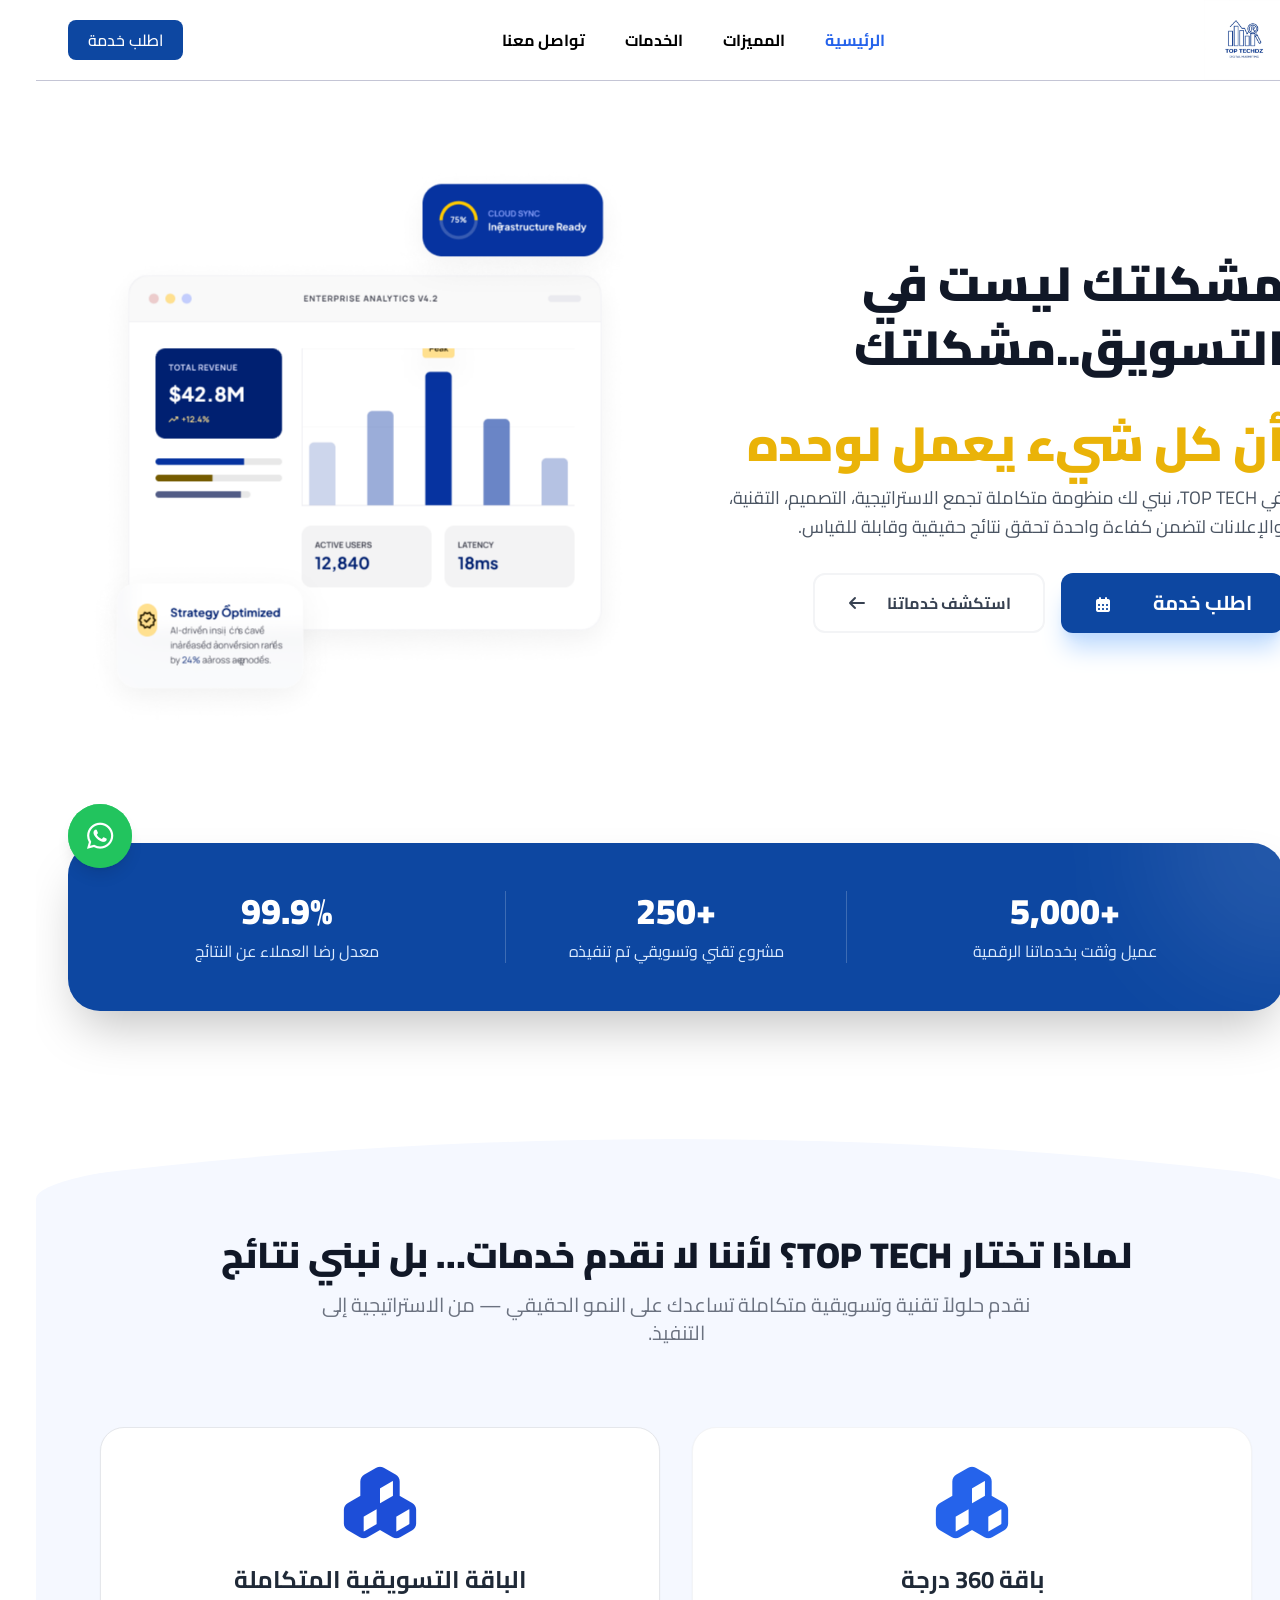
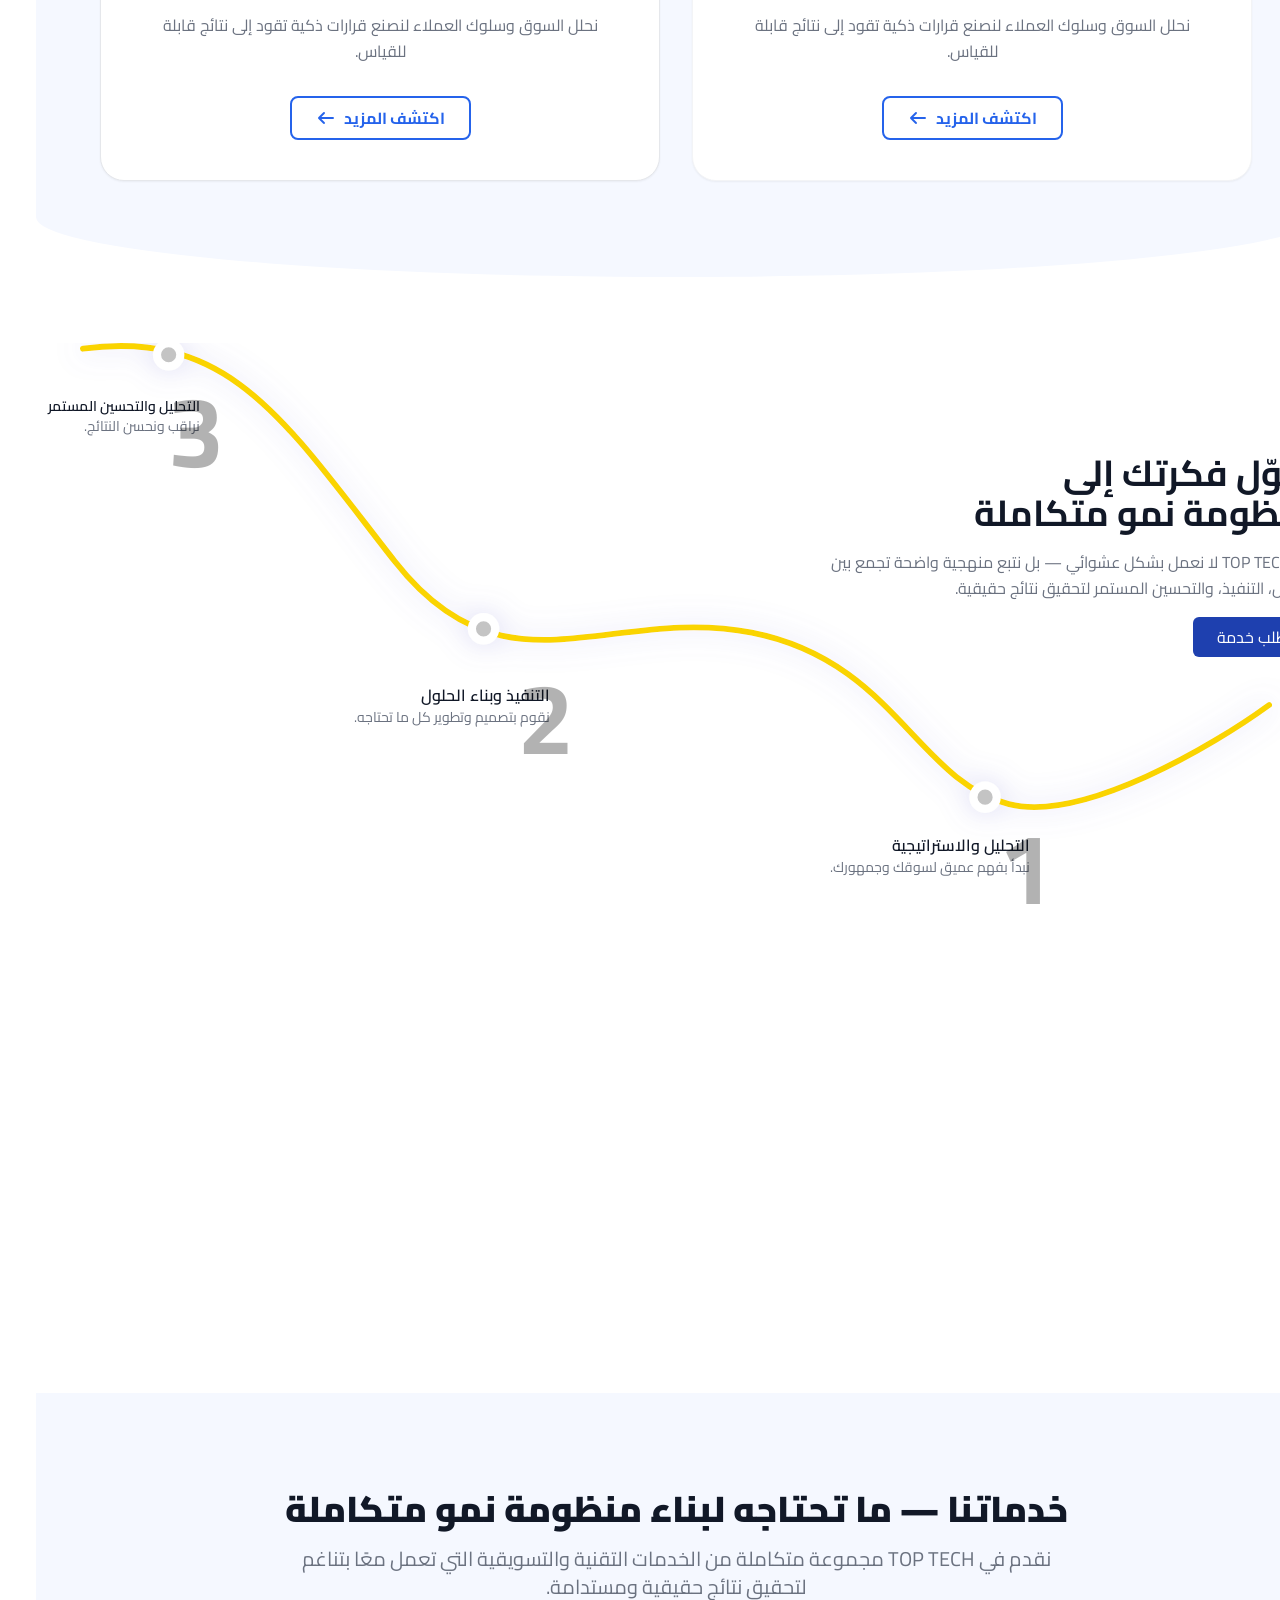
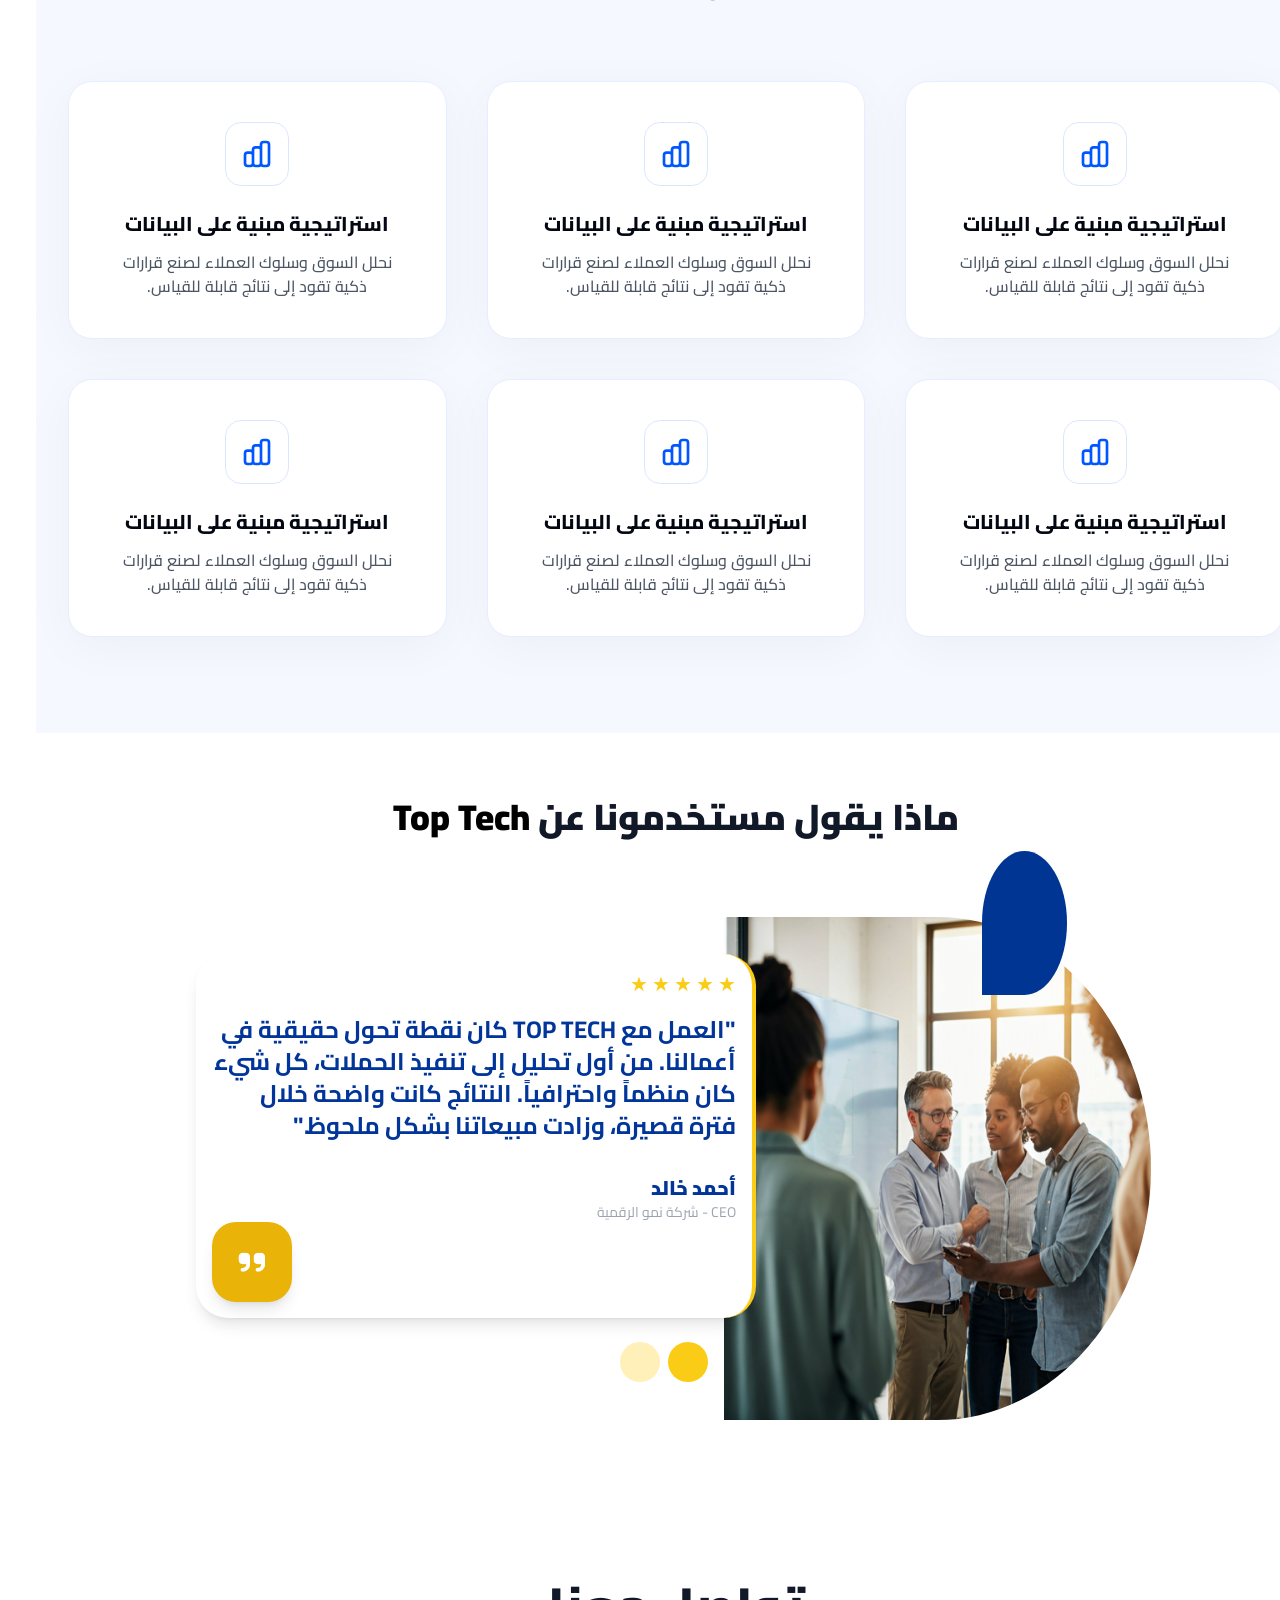
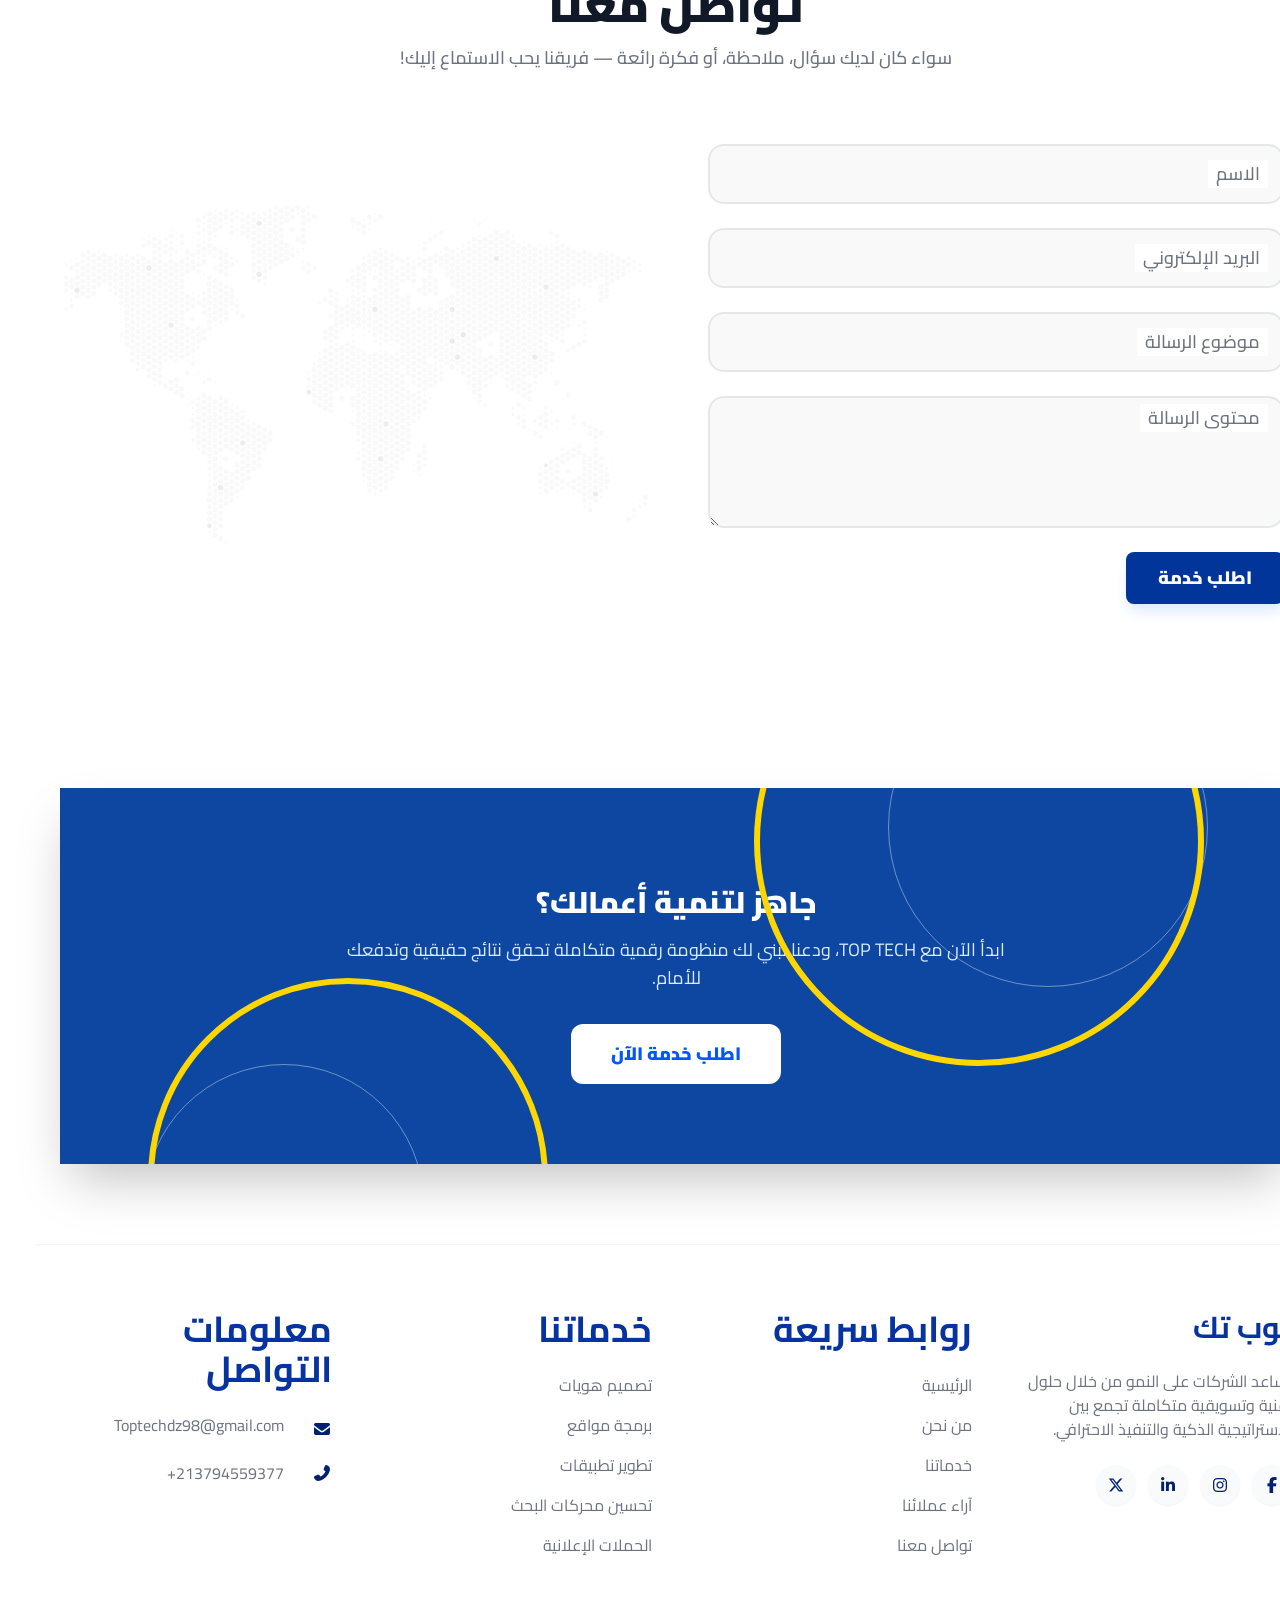
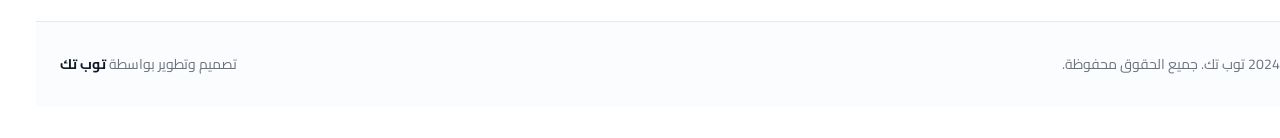
<file: index.html>
<!DOCTYPE html>
    <html lang="en">
    <head>
        <meta charset="UTF-8">

        <style>
            
        /* 1. حركة الدوائر الخلفية (الموجودة سابقاً) */
        @keyframes blob {
            0% { transform: translate(0px, 0px) scale(1); }
            33% { transform: translate(30px, -50px) scale(1.1); }
            66% { transform: translate(-20px, 20px) scale(0.9); }
            100% { transform: translate(0px, 0px) scale(1); }
        }
        .animate-blob { animation: blob 7s infinite; }
        .animation-delay-2000 { animation-delay: 2s; }

        /* 2. حركة ظهور العناصر من الأسفل للأعلى بنعومة (fade-in-up) */
        @keyframes fadeInUp {
            from { opacity: 0; transform: translateY(20px); }
            to { opacity: 1; transform: translateY(0); }
        }
        
        /* 3. حركة ظهور بتكبير خفيف (zoom-in) للصورة */
        @keyframes zoomIn {
            from { opacity: 0; transform: scale(0.9); }
            to { opacity: 1; transform: scale(1); }
        }

        /* كلاسات لتطبيق الأنميشن */
        .animate-fade-in-up { 
            animation: fadeInUp 0.8s ease-out forwards; 
            opacity: 0; /* يبدأ مخفياً */
        }
        .animate-zoom-in { 
            animation: zoomIn 0.8s ease-out forwards; 
            opacity: 0; /* يبدأ مخفياً */
        }

        /* كلاسات التأخير لإعطاء ترتيب للظهور */
        .delay-200 { animation-delay: 0.2s; }
        .delay-400 { animation-delay: 0.4s; }
        .delay-600 { animation-delay: 0.6s; }
        .bg-curve {
            background-color: white;
    clip-path: ellipse(150% 100% at 50% 100%);
    position: absolute;
    top: 0;
    left: 0;
    width: 100%;
    height: 80%; /* يتحكم في مدى عمق الانحناء */
    z-index: -1;
}
.why-us{
      overflow: hidden;/* هذا السطر يصنع الانحناء في الأعلى والأسفل */
border-top-left-radius: 50% 60px;
border-top-right-radius: 50% 60px;
border-bottom-left-radius: 50% 60px;
border-bottom-right-radius: 50% 60px;
clip-path: ellipse(150% 100% at 50% 100%);
}


.bg-shape {
    position: absolute;
    border: 1.5px solid rgba(255, 255, 255, 0.4); /* خط أبيض شفاف */
    border-radius: 50%;
    pointer-events: none; /* لكي لا تعيق النقر على الزر */
}

.left-1 {
       width: 280px;
    height: 280px;
    bottom: -260px;
    left: -176px;
}

.left-2 {    width: 400px;
    height: 400px;
    bottom: -294px;
    left: -190px;
    border: 6px solid;
    border-color: #FFD700;
}

/* --- الجهة اليمنى --- */
.right-1 {
width: 320px;
    height: 320px;
    top: -217px;
    right: -229px;
}

.right-2 {
 width: 450px;
    height: 450px;
    top: -268px;
    right: -279px;
    border: 6px solid;
    border-color: #FFD700;
}



.image_testmoinal{
  height: 503px;
  width: 800px;
    border-top-right-radius: 50%;
    border-bottom-right-radius: 50%;
}
.img_test_curve{
    position: relative;
    top: -245px;
    z-index: 60;
    right: 169px;
}

.testmenuil_div{
   left: 80px; 
    z-index: 80;
}
@media(max-width:700px){
.left-2 {
    bottom: -314px;
    left: -242px;}
.right-1{
      top: -319px;
}
.right-2 {
    top: -399px;
    right: -318px;}

    .img_test_curve {
          right: 79px;
    }
.testmenuil_div{

        margin-top: 81px;
}

}
    </style>
        <meta name="viewport" content="width=device-width, initial-scale=1.0">
        <title>Document</title>
      <link rel="stylesheet" crossorigin href="assets/input-DmdNXFkk.css">
    </head>
    <body dir="rtl" class="font-cairo antialiased text-gray-900 bg-white">
     <a href="https://wa.me/970XXXXXXXXX" target="_blank"
   class="fixed bottom-8 left-8 z-[9999] 
          w-16 h-16 flex items-center justify-center
          bg-green-500 text-white rounded-full shadow-lg
          hover:scale-110 hover:bg-green-600 
          transition-all duration-300 group">

  <i class="fab fa-whatsapp text-3xl z-10"></i>

  <span class="absolute inline-flex h-full w-full rounded-full bg-green-500 opacity-75 animate-ping"></span>
</a>
<header class="sticky top-0 z-[100] bg-white border-b border-[rgba(196,197,213,1)]">
  <div class="max-w-7xl mx-auto px-4 sm:px-6 lg:px-8">
    <div class="flex justify-between items-center h-20">
      
      <div class="flex-shrink-0 flex items-center fadeInUp">
        <img src="img/logo.png" alt="" class="h-20">
      </div>

      <nav class="hidden lg:flex space-x-reverse space-x-10">
        <a href="#" class="text-blue-600 font-bold ">الرئيسية</a>
        <a href="#" class="text-[rgba(0,0,0,1)] font-bold hover:text-blue-600 transition">المميزات</a>
        <a href="#" class="text-[rgba(0,0,0,1)] font-bold hover:text-blue-600 transition">الخدمات</a>
        <a href="#" class="text-[rgba(0,0,0,1)] font-bold hover:text-blue-600 transition">تواصل معنا</a>
      </nav>
      <div class="flex items-center gap-3">
        <a href="#" class="hidden sm:block bg-el-bg text-white px-5 py-2 rounded-lg font-medium hover:bg-blue-700 transition">
          اطلب خدمة
        </a>
        <button id="mobile-menu-button" class="lg:hidden p-2 rounded-md text-gray-600 hover:bg-gray-100 focus:outline-none">
          <svg class="h-8 w-8" fill="none" viewBox="0 0 24 24" stroke="currentColor">
            <path stroke-linecap="round" stroke-linejoin="round" stroke-width="2" d="M4 6h16M4 12h16m-7 6h7" />
          </svg>
        </button>
      </div>
    </div>
  </div>
  <div id="mobile-menu" class="hidden lg:hidden absolute top-20 inset-x-0 bg-white shadow-xl border-b border-gray-100 transition-all duration-300 ease-in-out">
    <div class="px-4 pt-2 pb-6 space-y-1 bg-white">
      <a href="#" class="block px-3 py-4 text-base font-medium text-blue-600 bg-blue-50 rounded-md">الرئيسية</a>
      <a href="#" class="block px-3 py-4 text-base font-medium text-gray-600 hover:text-blue-600 hover:bg-gray-50 rounded-md border-b border-gray-50">المميزات</a>
      <a href="#" class="block px-3 py-4 text-base font-medium text-gray-600 hover:text-blue-600 hover:bg-gray-50 rounded-md border-b border-gray-50">الخدمات</a>
      <a href="#" class="block px-3 py-4 text-base font-medium text-gray-600 hover:text-blue-600 hover:bg-gray-50 rounded-md border-b border-gray-50">تواصل معنا</a>
      
      <div class="pt-4">
        <a href="#" class="block w-full text-center bg-el-bg text-white px-5 py-3 rounded-lg font-medium">اطلب خدمة الآن</a>
      </div>
    </div>
  </div>
</header>
<!-- hero section -->
<section  class="relative bg-white pt-16 pb-32 overflow-hidden">
  <div class="max-w-7xl mx-auto px-4 sm:px-6 lg:px-8 relative z-10">
    
    <div class="grid grid-cols-1 lg:grid-cols-2 gap-12 items-center">
      
      <div class="text-center lg:text-right space-y-8 animate-fade-in-up">
        <div class="space-y-4">
          <h1 class="text-4xl md:text-5xl font-black text-gray-900 leading-tight mb-2">
            مشكلتك ليست في <br/>
             <span class="block pt-4"> التسويق..مشكلتك</span>
              <br>
            <span class="text-yellow-500    block">أن كل شيء يعمل لوحده</span>
          </h1>
          <p class="text-lg text-gray-600 max-w-xl leading-relaxed">
            في TOP TECH، نبني لك منظومة متكاملة تجمع الاستراتيجية، التصميم، التقنية، والإعلانات لتضمن كفاءة واحدة تحقق نتائج حقيقية وقابلة للقياس.
          </p>
        </div>
        <div class="flex flex-wrap justify-center lg:justify-start gap-4">
          <button class=" bg-el-bg text-white px-8 py-4 
          rounded-xl font-bold flex  items-center gap-10 hover:scale-105 transition-transform shadow-xl shadow-blue-200">
          <span class="font-cairo text-xl">  اطلب خدمة</span>
           <i class="fas fa-calendar-alt text-white w-5 h-5 pt-1"></i>  </button>
          <button class="border-2 border-gray-100 text-gray-700 px-8 py-4 
          rounded-xl font-bold hover:bg-gray-50 transition-colors flex justify-around items-center gap-5">
           <span class="text-[rgba(1, 53, 154, 1)]"> استكشف خدماتنا</span>
            <i class="fas fa-arrow-left"></i>
          </button>
        </div>
      </div>
      <div class="relative group lg:block animate-fade-in-up ">
        <div class="relative   p-4 transform transition-all duration-500 group-hover:rotate-1 group-hover:scale-[1.02]">
          <img src="img/hero.jpeg" alt="Analytics" class=" w-full animate-wiggle">
        </div>
      </div>
    </div>

    <div class="mt-24 bg-el-bg rounded-[2rem] p-8 md:p-12 shadow-2xl relative overflow-hidden">
      <div class="absolute top-0 right-0 w-64 h-64 bg-white/10 rounded-full -mr-32 -mt-32 blur-3xl"></div>
      
      <div class="grid grid-cols-1 md:grid-cols-3 gap-12 text-center relative z-10 text-white">
        <div class="space-y-2">
          <h3 class="text-4xl font-black">+5,000</h3>
          <p class="text-blue-100">عميل وثقت بخدماتنا الرقمية</p>
        </div>
        <div class="space-y-2 border-y md:border-y-0 md:border-x border-white/20 py-8 md:py-0">
          <h3 class="text-4xl font-black">+250</h3>
          <p class="text-blue-100">مشروع تقني وتسويقي تم تنفيذه</p>
        </div>
        <div class="space-y-2">
          <h3 class="text-4xl font-black">99.9%</h3>
          <p class="text-blue-100">معدل رضا العملاء عن النتائج</p>
        </div>
      </div>
    </div>

  </div>
</section>
<!-- why Top Tec -->
<section class="relative why-us py-24 overflow-hidden  bg-[rgba(245,248,255,1)]" >
  <div class="max-w-7xl mx-auto px-4 sm:px-6 lg:px-8 relative z-10  ">
    <div class="text-center mb-20 space-y-4 animate-fade-in-up">
      <h2 class="text-2xl md:text-4xl font-black text-gray-900 leading-tight">
       لماذا تختار TOP TECH؟  لأننا لا نقدم خدمات… بل نبني نتائج
      </h2>
      <p class="text-gray-500 max-w-3xl mx-auto text-lg md:text-xl">
        نقدم حلولاً تقنية وتسويقية متكاملة تساعدك على النمو الحقيقي — من الاستراتيجية إلى التنفيذ.
      </p>
    </div>

  <div class="max-w-6xl mx-auto text-center">
    <div class="grid grid-cols-1 md:grid-cols-2 gap-8">
      
      <div class="bg-white p-10 rounded-3xl shadow-sm hover:shadow-md transition-shadow border border-gray-100 flex flex-col items-center">
        <div class="mb-6 text-blue-600">

            <i class="fa-solid fa-cubes text-7xl  font-bold"></i>
        </div>
        <h3 class="text-2xl font-bold text-gray-800 mb-4">باقة 360 درجة</h3>
        <p class="text-gray-500 mb-8 leading-relaxed">
          نحلل السوق وسلوك العملاء لنصنع قرارات ذكية تقود إلى نتائج قابلة للقياس.
        </p>
        <button class="flex items-center gap-2 px-6 py-2 border-2 border-blue-600 text-blue-600 rounded-lg font-bold hover:bg-blue-600 hover:text-white transition-all">
          <span>اكتشف المزيد</span>
    <i class="fa-solid fa-arrow-left"></i>
        </button>
      </div>
      <div class="bg-white p-10 rounded-3xl shadow-sm hover:shadow-md transition-shadow border flex flex-col items-center">
        <div class="mb-6 text-blue-700">
                 <i class="fa-solid fa-cubes text-7xl  font-bold"></i>
        </div>
        <h3 class="text-2xl font-bold text-gray-800 mb-4">الباقة التسويقية المتكاملة</h3>
        <p class="text-gray-500 mb-8 leading-relaxed">
          نحلل السوق وسلوك العملاء لنصنع قرارات ذكية تقود إلى نتائج قابلة للقياس.
        </p>
        <button class="flex items-center gap-2 px-6 py-2 border-2 border-blue-600 text-blue-600 rounded-lg font-bold hover:bg-blue-600 hover:text-white transition-all">
          <span>اكتشف المزيد</span>
        
    <i class="fa-solid fa-arrow-left"></i>
        </button>
      </div>

    </div>
  </div>
  </div>
</section>
<!-- converig ida -->
<section class=" py-44  bg-white  font-[Cairo]" dir="rtl">
  <div class="max-w-7xl pt-20 mx-auto px-4 relative bg-white">
    <!-- النص -->
    <div class="lg:absolute lg:right-0 lg:top-0 lg:w-[40%] space-y-4 text-right">
      <h2 class="text-3xl md:text-4xl font-bold leading-snug">
        نحوّل فكرتك إلى <br> منظومة نمو متكاملة
      </h2>

      <p class="text-gray-500 leading-relaxed">
        في TOP TECH لا نعمل بشكل عشوائي — بل نتبع منهجية واضحة تجمع بين التحليل،
        التنفيذ، والتحسين المستمر لتحقيق نتائج حقيقية.
      </p>
      <button class="bg-blue-800 text-white px-6 py-2 rounded-md hover:bg-blue-900 transition">
        اطلب خدمة
      </button>
    </div>
    <!-- المسار -->
    <div class="relative lg:w-[100%] pt-40 bg-transparent">
      <!-- الخط المنحني -->
<svg viewBox="0 300 1070 449" fill="none" xmlns="http://www.w3.org/2000/svg" style="width: 100%; height: auto; overflow: visible;">
  <defs>
    <filter id="filter0_d_6_110" x="0" y="0" width="1070" height="448.255" filterUnits="userSpaceOnUse">
      <feGaussianBlur stdDeviation="12"/>
      <feColorMatrix type="matrix" values="0 0 0 0 0.215686 0 0 0 0 0.203922 0 0 0 0 0.662745 0 0 0 0.3 0"/>
      <feBlend mode="normal" in="SourceGraphic" result="shape"/>
    </filter>
  </defs>
  <g filter="url(#filter0_d_6_110)">
    <path d="M1043.5 310.297C995.5 345.297 883.7 411.297 820.5 395.297C741.5 375.297 722 272.297 600 248.297C478 224.297 388.5 307.797 294 187.297C199.5 66.7967 153.5 -12.2033 26.5005 4.79666" stroke="#FAD405" stroke-width="5" stroke-linecap="round" stroke-linejoin="round"/>
<circle cx="800" cy="389.3" r="10" fill="rgba(196,196,196,1)" stroke="rgba(255,255,255,1)" stroke-width="7"></circle>
    <circle cx="370" cy="245" r="10" fill="rgba(196,196,196,1)" stroke="rgba(255,255,255,1)" stroke-width="7"></circle>
    <circle cx="100" cy="10" r="10"  fill="rgba(196,196,196,1)" stroke="rgba(255,255,255,1)" stroke-width="7"/>
  </g>
</svg>
      <!-- Step 1 -->
      <div class="absolute  top-[250px] lg:top-[300px]  right-[150px] lg:right-[270px] w-[200px]">
        <span class="absolute -top-10 -right-6 text-[100px] text-black/30 font-bold">1</span>
        <h4 class="font-semibold">التحليل والاستراتيجية</h4>
        <p class="text-sm text-gray-500">نبدأ بفهم عميق لسوقك وجمهورك.</p>
      </div>
      <!-- Step 2 -->
      <div class="absolute top-[150px]   right-[400px] lg:right-[750px] w-[200px]">
        <span class="absolute -top-10 -right-6 text-[100px] text-black/30 font-bold">2</span>
        <h4 class="font-semibold">التنفيذ وبناء الحلول</h4>
        <p class="text-sm text-gray-500">نقوم بتصميم وتطوير كل ما تحتاجه.</p>
      </div>
      <!-- Step 3 -->
      <div class="absolute  top-[10%]  lg:-top-[20%]  right-[500px]  lg:right-[1100px] w-[200px]">
        <span class="absolute -top-10 -right-6 text-[100px] text-black/30 lg:font-bold">3</span>
        <h4 class="font-semibold text-sm">التحليل والتحسين المستمر</h4>
        <p class="text-sm text-gray-500">نراقب  ونحسن النتائج.</p>
      </div>

    </div>
  </div>
</section>
<!-- serivces -->
<section class="relative py-24 overflow-hidden  bg-[rgba(245,248,255,1)]" >
  

  <div class="max-w-7xl mx-auto px-4 sm:px-6 lg:px-8 relative z-10  ">
    
    <div class="text-center mb-20 space-y-4 animate-fade-in-up">
      <h2 class="text-2xl md:text-4xl font-black text-gray-900 leading-tight">
خدماتنا — ما تحتاجه لبناء
منظومة نمو متكاملة
      </h2>
      <p class="text-gray-500 max-w-3xl mx-auto text-lg md:text-xl">
  نقدم في TOP TECH مجموعة متكاملة من الخدمات التقنية والتسويقية التي تعمل
معًا بتناغم لتحقيق نتائج حقيقية ومستدامة.      </p>
    </div>

    <div class="grid grid-cols-1 md:grid-cols-2 lg:grid-cols-3 gap-6 md:gap-10">
      
<!-- saddsa -->
 <div class=" bg-white p-8 md:p-10  items-center rounded-[1.5rem] border border-[#e5edff] shadow-[0_10px_50px_rgba(0,0,0,0.04)] hover:shadow-2xl hover:-translate-y-2 transition-all duration-300 animate-fade-in-up group relative overflow-hidden">
  
  <div class="absolute inset-0 bg-gradient-to-b from-[rgba(221,230,255,1)] to-[rgba(255,255,255,1)] -z-10 opacity-0 group-hover:opacity-100 transition-opacity duration-500"></div>

  <div class="bg-white m-auto  text-center w-16 h-16 rounded-2xl flex items-center justify-center mb-6 text-[#0057ff] border border-[#dbe6fe] group-hover:bg-[#0057ff] group-hover:text-white transition-colors duration-300">
      <svg xmlns="http://www.w3.org/2000/svg" class="w-8 h-8" fill="none" viewBox="0 0 24 24" stroke="currentColor" stroke-width="2">
          <path stroke-linecap="round" stroke-linejoin="round" d="M9 19v-6a2 2 0 00-2-2H5a2 2 0 00-2 2v6a2 2 0 002 2h2a2 2 0 002-2zm0 0V9a2 2 0 012-2h2a2 2 0 012 2v10m-6 0a2 2 0 002 2h2a2 2 0 002-2m0 0V5a2 2 0 012-2h2a2 2 0 012 2v14a2 2 0 01-2 2h-2a2 2 0 01-2-2z" />
      </svg>
  </div>
  
  <div class="text-center relative z-10">
      <h3 class="text-xl font-extrabold text-gray-950 mb-3 group-hover:text-[#0057ff] transition-colors">
          استراتيجية مبنية على البيانات
      </h3>
      <p class="text-gray-600 leading-relaxed text-sm md:text-base font-medium">
          نحلل السوق وسلوك العملاء لصنع قرارات ذكية تقود إلى نتائج قابلة للقياس.
      </p>
  </div>
</div>
  
 <div class=" bg-white p-8 md:p-10  items-center rounded-[1.5rem] border border-[#e5edff] shadow-[0_10px_50px_rgba(0,0,0,0.04)] hover:shadow-2xl hover:-translate-y-2 transition-all duration-300 animate-fade-in-up group relative overflow-hidden">
  
  <div class="absolute inset-0 bg-gradient-to-b from-[rgba(221,230,255,1)] to-[rgba(255,255,255,1)] -z-10 opacity-0 group-hover:opacity-100 transition-opacity duration-500"></div>

  <div class="bg-white m-auto  text-center w-16 h-16 rounded-2xl flex items-center justify-center mb-6 text-[#0057ff] border border-[#dbe6fe] group-hover:bg-[#0057ff] group-hover:text-white transition-colors duration-300">
      <svg xmlns="http://www.w3.org/2000/svg" class="w-8 h-8" fill="none" viewBox="0 0 24 24" stroke="currentColor" stroke-width="2">
          <path stroke-linecap="round" stroke-linejoin="round" d="M9 19v-6a2 2 0 00-2-2H5a2 2 0 00-2 2v6a2 2 0 002 2h2a2 2 0 002-2zm0 0V9a2 2 0 012-2h2a2 2 0 012 2v10m-6 0a2 2 0 002 2h2a2 2 0 002-2m0 0V5a2 2 0 012-2h2a2 2 0 012 2v14a2 2 0 01-2 2h-2a2 2 0 01-2-2z" />
      </svg>
  </div>
  
  <div class="text-center relative z-10">
      <h3 class="text-xl font-extrabold text-gray-950 mb-3 group-hover:text-[#0057ff] transition-colors">
          استراتيجية مبنية على البيانات
      </h3>
      <p class="text-gray-600 leading-relaxed text-sm md:text-base font-medium">
          نحلل السوق وسلوك العملاء لصنع قرارات ذكية تقود إلى نتائج قابلة للقياس.
      </p>
  </div>
</div>
 <div class=" bg-white p-8 md:p-10  items-center rounded-[1.5rem] border border-[#e5edff] shadow-[0_10px_50px_rgba(0,0,0,0.04)] hover:shadow-2xl hover:-translate-y-2 transition-all duration-300 animate-fade-in-up group relative overflow-hidden">
  
  <div class="absolute inset-0 bg-gradient-to-b from-[rgba(221,230,255,1)] to-[rgba(255,255,255,1)] -z-10 opacity-0 group-hover:opacity-100 transition-opacity duration-500"></div>

  <div class="bg-white m-auto  text-center w-16 h-16 rounded-2xl flex items-center justify-center mb-6 text-[#0057ff] border border-[#dbe6fe] group-hover:bg-[#0057ff] group-hover:text-white transition-colors duration-300">
      <svg xmlns="http://www.w3.org/2000/svg" class="w-8 h-8" fill="none" viewBox="0 0 24 24" stroke="currentColor" stroke-width="2">
          <path stroke-linecap="round" stroke-linejoin="round" d="M9 19v-6a2 2 0 00-2-2H5a2 2 0 00-2 2v6a2 2 0 002 2h2a2 2 0 002-2zm0 0V9a2 2 0 012-2h2a2 2 0 012 2v10m-6 0a2 2 0 002 2h2a2 2 0 002-2m0 0V5a2 2 0 012-2h2a2 2 0 012 2v14a2 2 0 01-2 2h-2a2 2 0 01-2-2z" />
      </svg>
  </div>
  
  <div class="text-center relative z-10">
      <h3 class="text-xl font-extrabold text-gray-950 mb-3 group-hover:text-[#0057ff] transition-colors">
          استراتيجية مبنية على البيانات
      </h3>
      <p class="text-gray-600 leading-relaxed text-sm md:text-base font-medium">
          نحلل السوق وسلوك العملاء لصنع قرارات ذكية تقود إلى نتائج قابلة للقياس.
      </p>
  </div>
</div>
 <div class=" bg-white p-8 md:p-10  items-center rounded-[1.5rem] border border-[#e5edff] shadow-[0_10px_50px_rgba(0,0,0,0.04)] hover:shadow-2xl hover:-translate-y-2 transition-all duration-300 animate-fade-in-up group relative overflow-hidden">
  
  <div class="absolute inset-0 bg-gradient-to-b from-[rgba(221,230,255,1)] to-[rgba(255,255,255,1)] -z-10 opacity-0 group-hover:opacity-100 transition-opacity duration-500"></div>

  <div class="bg-white m-auto  text-center w-16 h-16 rounded-2xl flex items-center justify-center mb-6 text-[#0057ff] border border-[#dbe6fe] group-hover:bg-[#0057ff] group-hover:text-white transition-colors duration-300">
      <svg xmlns="http://www.w3.org/2000/svg" class="w-8 h-8" fill="none" viewBox="0 0 24 24" stroke="currentColor" stroke-width="2">
          <path stroke-linecap="round" stroke-linejoin="round" d="M9 19v-6a2 2 0 00-2-2H5a2 2 0 00-2 2v6a2 2 0 002 2h2a2 2 0 002-2zm0 0V9a2 2 0 012-2h2a2 2 0 012 2v10m-6 0a2 2 0 002 2h2a2 2 0 002-2m0 0V5a2 2 0 012-2h2a2 2 0 012 2v14a2 2 0 01-2 2h-2a2 2 0 01-2-2z" />
      </svg>
  </div>
  
  <div class="text-center relative z-10">
      <h3 class="text-xl font-extrabold text-gray-950 mb-3 group-hover:text-[#0057ff] transition-colors">
          استراتيجية مبنية على البيانات
      </h3>
      <p class="text-gray-600 leading-relaxed text-sm md:text-base font-medium">
          نحلل السوق وسلوك العملاء لصنع قرارات ذكية تقود إلى نتائج قابلة للقياس.
      </p>
  </div>
</div>
 <div class=" bg-white p-8 md:p-10  items-center rounded-[1.5rem] border border-[#e5edff] shadow-[0_10px_50px_rgba(0,0,0,0.04)] hover:shadow-2xl hover:-translate-y-2 transition-all duration-300 animate-fade-in-up group relative overflow-hidden">
  
  <div class="absolute inset-0 bg-gradient-to-b from-[rgba(221,230,255,1)] to-[rgba(255,255,255,1)] -z-10 opacity-0 group-hover:opacity-100 transition-opacity duration-500"></div>

  <div class="bg-white m-auto  text-center w-16 h-16 rounded-2xl flex items-center justify-center mb-6 text-[#0057ff] border border-[#dbe6fe] group-hover:bg-[#0057ff] group-hover:text-white transition-colors duration-300">
      <svg xmlns="http://www.w3.org/2000/svg" class="w-8 h-8" fill="none" viewBox="0 0 24 24" stroke="currentColor" stroke-width="2">
          <path stroke-linecap="round" stroke-linejoin="round" d="M9 19v-6a2 2 0 00-2-2H5a2 2 0 00-2 2v6a2 2 0 002 2h2a2 2 0 002-2zm0 0V9a2 2 0 012-2h2a2 2 0 012 2v10m-6 0a2 2 0 002 2h2a2 2 0 002-2m0 0V5a2 2 0 012-2h2a2 2 0 012 2v14a2 2 0 01-2 2h-2a2 2 0 01-2-2z" />
      </svg>
  </div>
  
  <div class="text-center relative z-10">
      <h3 class="text-xl font-extrabold text-gray-950 mb-3 group-hover:text-[#0057ff] transition-colors">
          استراتيجية مبنية على البيانات
      </h3>
      <p class="text-gray-600 leading-relaxed text-sm md:text-base font-medium">
          نحلل السوق وسلوك العملاء لصنع قرارات ذكية تقود إلى نتائج قابلة للقياس.
      </p>
  </div>
</div>
 <div class=" bg-white p-8 md:p-10  items-center rounded-[1.5rem] border border-[#e5edff] shadow-[0_10px_50px_rgba(0,0,0,0.04)] hover:shadow-2xl hover:-translate-y-2 transition-all duration-300 animate-fade-in-up group relative overflow-hidden">
  
  <div class="absolute inset-0 bg-gradient-to-b from-[rgba(221,230,255,1)] to-[rgba(255,255,255,1)] -z-10 opacity-0 group-hover:opacity-100 transition-opacity duration-500"></div>

  <div class="bg-white m-auto  text-center w-16 h-16 rounded-2xl flex items-center justify-center mb-6 text-[#0057ff] border border-[#dbe6fe] group-hover:bg-[#0057ff] group-hover:text-white transition-colors duration-300">
      <svg xmlns="http://www.w3.org/2000/svg" class="w-8 h-8" fill="none" viewBox="0 0 24 24" stroke="currentColor" stroke-width="2">
          <path stroke-linecap="round" stroke-linejoin="round" d="M9 19v-6a2 2 0 00-2-2H5a2 2 0 00-2 2v6a2 2 0 002 2h2a2 2 0 002-2zm0 0V9a2 2 0 012-2h2a2 2 0 012 2v10m-6 0a2 2 0 002 2h2a2 2 0 002-2m0 0V5a2 2 0 012-2h2a2 2 0 012 2v14a2 2 0 01-2 2h-2a2 2 0 01-2-2z" />
      </svg>
  </div>
  
  <div class="text-center relative z-10">
      <h3 class="text-xl font-extrabold text-gray-950 mb-3 group-hover:text-[#0057ff] transition-colors">
          استراتيجية مبنية على البيانات
      </h3>
      <p class="text-gray-600 leading-relaxed text-sm md:text-base font-medium">
          نحلل السوق وسلوك العملاء لصنع قرارات ذكية تقود إلى نتائج قابلة للقياس.
      </p>
  </div>
</div>
    </div>
  </div>
</section>
<!-- Testmonial -->
<section class="py-16 bg-white font-['Cairo']" dir="rtl">
  <div class="max-w-6xl mx-auto px-4">
    <h2 class="text-3xl md:text-4xl font-black text-center text-gray-900 mb-20">
      ماذا يقول مستخدمونا عن <span class="text-black">Top Tech</span>
    </h2>
    <div class="relative flex flex-row items-center justify-between ">
      
   <div class="relative w-full max-w-lg flex justify-center items-center">
<div class="w-40   h-36 bg-[#003594] rounded-[100%_100%_100%_0%] img_test_curve"></div>
       <div class="relative z-30">
          <img src="img/why_service.png"  class="image_testmoinal" alt="أحمد خالد" >
        </div> 

      </div>
      <div class="relative z-10 w-full lg:w-1/2 testmenuil_div" style="   
    left: 80px; 
    z-index: 80;">
        <div class="bg-white  shadow-lg  rounded-[2rem] p-4 relative " style="border-right: 4px solid  #FACC15;">
          <div class="flex gap-1 mb-4">
            <span class="text-[#FACC15] text-xl">★</span>
            <span class="text-[#FACC15] text-xl">★</span>
            <span class="text-[#FACC15] text-xl">★</span>
            <span class="text-[#FACC15] text-xl">★</span>
            <span class="text-[#FACC15] text-xl">★</span>
          </div>
          <p class="text-[#01359A] text-xl md:text-2xl font-bold leading-relaxed mb-8">
            "العمل مع TOP TECH كان نقطة تحول حقيقية في أعمالنا. من أول تحليل إلى تنفيذ الحملات، كل شيء كان منظماً واحترافياً. النتائج كانت واضحة خلال فترة قصيرة، وزادت مبيعاتنا بشكل ملحوظ."
          </p>
          <div class="text-right">
            <h4 class="text-[#01359A] font-black text-xl">أحمد خالد</h4>
            <p class="text-gray-400 text-sm">CEO - شركة نمو الرقمية</p>
          </div>
       <div class="flex text-left mr-auto items-center justify-center w-20 h-20 bg-yellow-500 rounded-3xl shadow-lg">
  <i class="fa-solid fa-quote-left text-white text-3xl rotate-180"></i>
</div>
        </div>
        <div class="flex gap-2 mt-6 justify-center lg:justify-start mr-12">
            <div class="w-10 h-10 bg-[#FACC15] rounded-full"></div>
            <div class="w-10 h-10 bg-[#FACC15] rounded-full opacity-30"></div>
        </div>
      </div>
    </div>
  </div>
</section>
<!-- contact us -->
<section class="relative bg-[rgba(255, 255, 255, 1)] py-24 overflow-hidden"  style="font-family: 'Cairo', sans-serif;">
  <div class="max-w-7xl mx-auto px-6 text-center mb-16">
    <h2 class="text-4xl md:text-5xl font-black text-gray-900 mb-4">تواصل معنا</h2>
    <p class="text-gray-500 text-lg max-w-2xl mx-auto font-medium">
      سواء كان لديك سؤال، ملاحظة، أو فكرة رائعة — فريقنا يحب الاستماع إليك!
    </p>
  </div>

  <div class="max-w-7xl mx-auto px-6 relative">
    <div class="grid grid-cols-1 lg:grid-cols-2 gap-12 items-center">
      <div class="bg-white p-2 relative">
<form class="space-y-6 text-right" dir="rtl">
  
  <div class="relative group">
    <input type="text" id="name" name="name" placeholder=" "
           class="block w-full  bg-[rgba(249,249,249,1)] focus:bg-white px-4 py-4 text-gray-900 border-2 border-gray-200 rounded-[1rem] appearance-none focus:outline-none focus:ring-0 focus:border-blue-600 peer transition-all" />
    <label for="name" 
           class="absolute text-lg text-gray-500 duration-300 transform -translate-y-4 scale-75 top-2 z-10 origin-[right] bg-white px-2 peer-focus:px-2 peer-placeholder-shown:scale-100 peer-placeholder-shown:-translate-y-1/2 peer-placeholder-shown:top-1/2 peer-focus:top-2 peer-focus:scale-75 peer-focus:-translate-y-4 right-4 font-medium pointer-events-none">
      الاسم
    </label>
  </div>
  <div class="relative group">
    <input type="email" id="email" name="email" placeholder=" "
           class="block w-full px-4 py-4 bg-[rgba(249,249,249,1)] focus:bg-white text-gray-900   border-2 border-gray-200 rounded-[1rem] appearance-none  focus:outline-none focus:ring-0 focus:border-blue-600 peer transition-all" />
    <label for="email" 
           class="absolute text-lg text-gray-500 duration-300 transform -translate-y-4 scale-75 top-2 z-10 origin-[right] bg-white px-2 peer-focus:px-2 peer-placeholder-shown:scale-100 peer-placeholder-shown:-translate-y-1/2 peer-placeholder-shown:top-1/2 peer-focus:top-2 peer-focus:scale-75 peer-focus:-translate-y-4 right-4 font-medium pointer-events-none">
      البريد الإلكتروني
    </label>
  </div>

  <div class="relative group">
    <input type="text" id="subject" name="subject" placeholder=" "
           class="block w-full px-4 py-4  bg-[rgba(249,249,249,1)] focus:bg-white text-gray-900  border-2 border-gray-200 rounded-[1rem] appearance-none focus:outline-none focus:ring-0 focus:border-blue-600 peer transition-all" />
    <label for="subject" 
           class="absolute text-lg  text-gray-500 duration-300 transform -translate-y-4 scale-75 top-2 z-10 origin-[right] bg-white px-2 peer-focus:px-2 peer-placeholder-shown:scale-100 peer-placeholder-shown:-translate-y-1/2 peer-placeholder-shown:top-1/2 peer-focus:top-2 peer-focus:scale-75 peer-focus:-translate-y-4 right-4 font-medium pointer-events-none">
      موضوع الرسالة
    </label>
  </div>
  <div class="relative group">
    <textarea id="message" name="message" rows="4" placeholder=" "
              class="block w-full px-4 py-4  bg-[rgba(249,249,249,1)] focus:bg-white text-gray-900  border-2 border-gray-200 rounded-[1rem] appearance-none focus:outline-none focus:ring-0 focus:border-blue-600 peer transition-all"></textarea>
    <label for="message" 
           class="absolute text-lg text-gray-500 duration-300 transform -translate-y-4 scale-75 top-2 z-10 origin-[right] bg-white px-2 peer-focus:px-2 peer-placeholder-shown:scale-100 peer-placeholder-shown:top-6 peer-focus:top-2 peer-focus:scale-75 peer-focus:-translate-y-4 right-4 font-medium pointer-events-none">
      محتوى الرسالة
    </label>
  </div>
  <div class="flex justify-start">
    <button type="submit" 
            class="bg-[rgba(1,53,154,1)] text-white px-8 py-3 rounded-[.5rem]
             font-black text-lg hover:bg-blue-700 transition-all shadow-lg shadow-blue-100">
      اطلب خدمة
    </button>
  </div>
</form>
      </div>
      <div class="relative flex justify-center items-center opacity-80">
        <img src="/img/MAP.png" 
             alt="World Map" 
             class="w-full h-auto grayscale opacity-20">
      </div>
    </div>
  </div>
</section>
<!-- call to action -->
<section class=" bg-white py-12 md:py-20" dir="rtl" style="font-family: 'Cairo', sans-serif;">
  <div class=" mx-auto px-6 relative z-10">
    <div class="relative bg-el-bg text-white p-12 md:p-20  shadow-2xl overflow-hidden animate-fade-in-up">
      <div class="relative z-20 text-center space-y-8 flex flex-col items-center">
        
        <div class="space-y-4">
          
    <div class="bg-shape left-1"></div>
    <div class="bg-shape left-2"></div>
    <div class="bg-shape right-1"></div>
    <div class="bg-shape right-2"></div>
          <h2 class="lg:text-3xl md:text-5xl font-black leading-tight">
            جاهز لتنمية أعمالك؟
          </h2>
          <p class="text-blue-100 lg:text-lg text-sm  max-w-2xl mx-auto leading-relaxed">
            ابدأ الآن مع TOP TECH، ودعنا نبني لك منظومة رقمية متكاملة تحقق نتائج حقيقية وتدفعك للأمام.
          </p>
        </div>

        <button class="bg-white text-[#0057ff]  px-5 lg:px-10  py-2 lg:py-4 rounded-xl lg:font-black text-lg hover:scale-105 hover:shadow-2xl transition-all duration-300">
          اطلب خدمة الآن
        </button>

      </div>
    </div>

  </div>
</section>
<footer class="bg-white pt-16 pb-8 border-t border-gray-100" dir="rtl" style="font-family: 'Cairo', sans-serif;">
  <div class="max-w-7xl mx-auto px-6">
    
    <div class="grid grid-cols-1 sm:grid-cols-2 lg:grid-cols-4 gap-12 mb-16">
      
      <div class="space-y-6">
        <h3 class="text-3xl text-[#0633a0] font-bold">توب تك</h3>
        <p class="text-gray-500 leading-relaxed text-sm md:text-base">
          نساعد الشركات على النمو من خلال حلول تقنية وتسويقية متكاملة تجمع بين الاستراتيجية الذكية والتنفيذ الاحترافي.
        </p>
        <div class="flex items-center gap-3">
          <a href="#" class="w-10 h-10 flex items-center justify-center rounded-full bg-gray-50 text-[rgba(0,32,113,1)]  hover:bg-[#0057ff] hover:text-white transition-all shadow-sm">
            <i class="fab fa-facebook-f"></i>
          </a>
          <a href="#" class="w-10 h-10 flex items-center justify-center rounded-full bg-gray-50 text-[rgba(0,32,113,1)]  hover:bg-[#0057ff] hover:text-white transition-all shadow-sm">
            <i class="fab fa-instagram"></i>
          </a>
          <a href="#" class="w-10 h-10 flex items-center justify-center rounded-full bg-gray-50 text-[rgba(0,32,113,1)]  hover:bg-[#0057ff] hover:text-white transition-all shadow-sm">
            <i class="fab fa-linkedin-in"></i>
          </a>
          <a href="#" class="w-10 h-10 flex items-center justify-center rounded-full bg-gray-50 text-[rgba(0,32,113,1)]  hover:bg-[#0057ff] hover:text-white transition-all shadow-sm">
            <i class="fab fa-x-twitter"></i>
          </a>
        </div>
      </div>

      <div class="space-y-6">
        <h3 class="text-4xl text-[#0633a0] font-bold">روابط سريعة</h3>
        <ul class="space-y-4">
          <li><a href="#" class="text-gray-500 hover:text-[#0057ff] hover:pr-2 transition-all">الرئيسية</a></li>
          <li><a href="#" class="text-gray-500 hover:text-[#0057ff] hover:pr-2 transition-all">من نحن</a></li>
          <li><a href="#" class="text-gray-500 hover:text-[#0057ff] hover:pr-2 transition-all">خدماتنا</a></li>
          <li><a href="#" class="text-gray-500 hover:text-[#0057ff] hover:pr-2 transition-all">آراء عملائنا</a></li>
          <li><a href="#" class="text-gray-500 hover:text-[#0057ff] hover:pr-2 transition-all">تواصل معنا</a></li>
        </ul>
      </div>

      <div class="space-y-6">
        <h3 class="text-4xl text-[#0633a0] font-bold">خدماتنا</h3>
        <ul class="space-y-4">
          <li><a href="#" class="text-gray-500 hover:text-[#0057ff] hover:pr-2 transition-all">تصميم هويات</a></li>
          <li><a href="#" class="text-gray-500 hover:text-[#0057ff] hover:pr-2 transition-all">برمجة مواقع</a></li>
          <li><a href="#" class="text-gray-500 hover:text-[#0057ff] hover:pr-2 transition-all">تطوير تطبيقات</a></li>
          <li><a href="#" class="text-gray-500 hover:text-[#0057ff] hover:pr-2 transition-all">تحسين محركات البحث</a></li>
          <li><a href="#" class="text-gray-500 hover:text-[#0057ff] hover:pr-2 transition-all">الحملات الإعلانية</a></li>
        </ul>
      </div>

      <div class="space-y-6">
        <h3 class="text-4xl text-[#0633a0] font-bold">معلومات التواصل</h3>
        <ul class="space-y-5">
          <li class="flex items-start gap-7">
            <span class="text-[rgba(0,32,113,1)] mt-1"><i class="fas fa-envelope"></i></span>
            <span class="text-gray-500 break-all">Toptechdz98@gmail.com</span>
          </li>
          <li class="flex items-center gap-7">
            <span class="text-[rgba(0,32,113,1)] "><i class="fas fa-phone-alt"></i></span>
            <span class="text-gray-500" dir="ltr">+213794559377</span>
          </li>
        </ul>
      </div>

    </div>

  </div>
  
<section class="w-full px-6 py-8 border-t bg-slate-50/50 border-gray-200">
    <div class="max-w-7xl mx-auto flex flex-col md:flex-row justify-between items-center gap-4 text-center md:text-left">
        
        <p class="text-gray-500 text-sm">
            © 2024 توب تك. جميع الحقوق محفوظة.
        </p>

        <p class="text-gray-500 text-sm">
            تصميم وتطوير بواسطة <span class="text-gray-900 font-bold">توب تك</span>
        </p>
        
    </div>
</section>
</footer>

<script>
  const btn = document.getElementById('mobile-menu-button');
  const menu = document.getElementById('mobile-menu');
  btn.addEventListener('click', () => {
    menu.classList.toggle('hidden');
  });
</script>
    </body>
    </html>
</file>
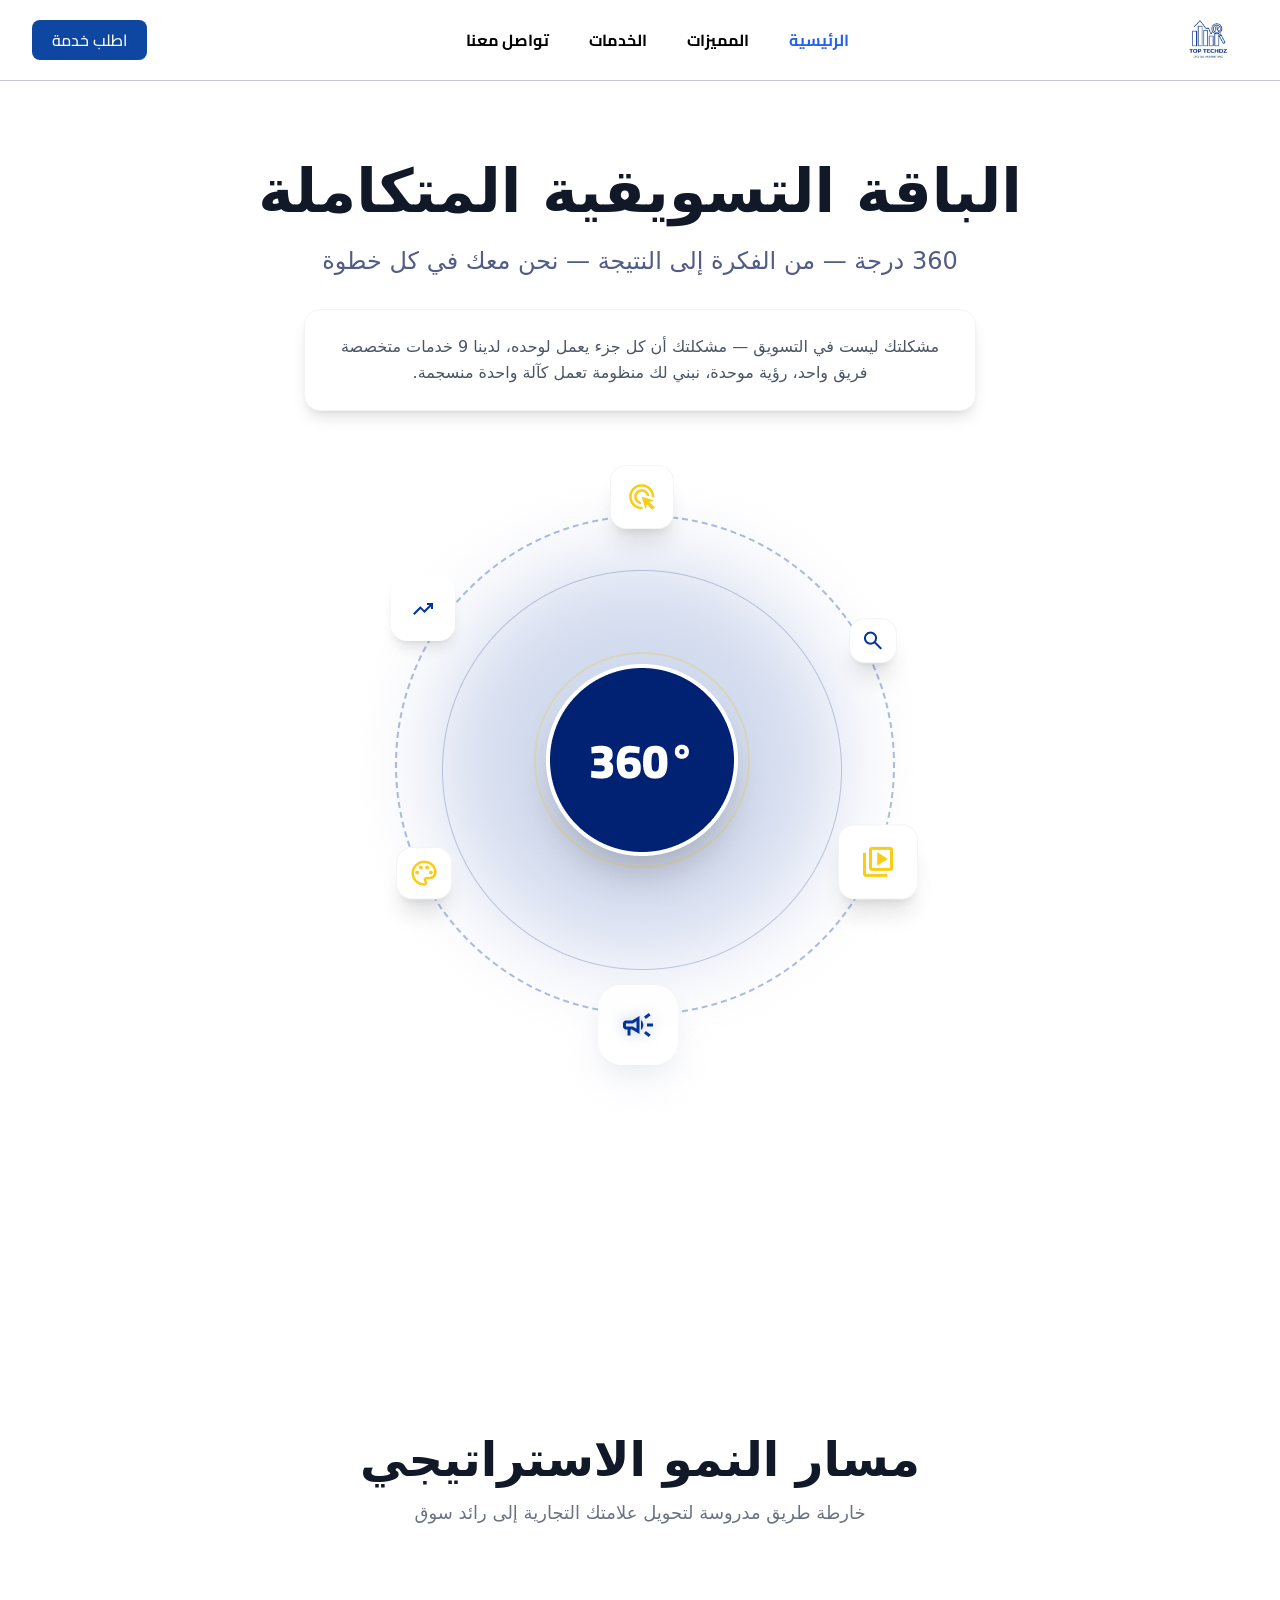
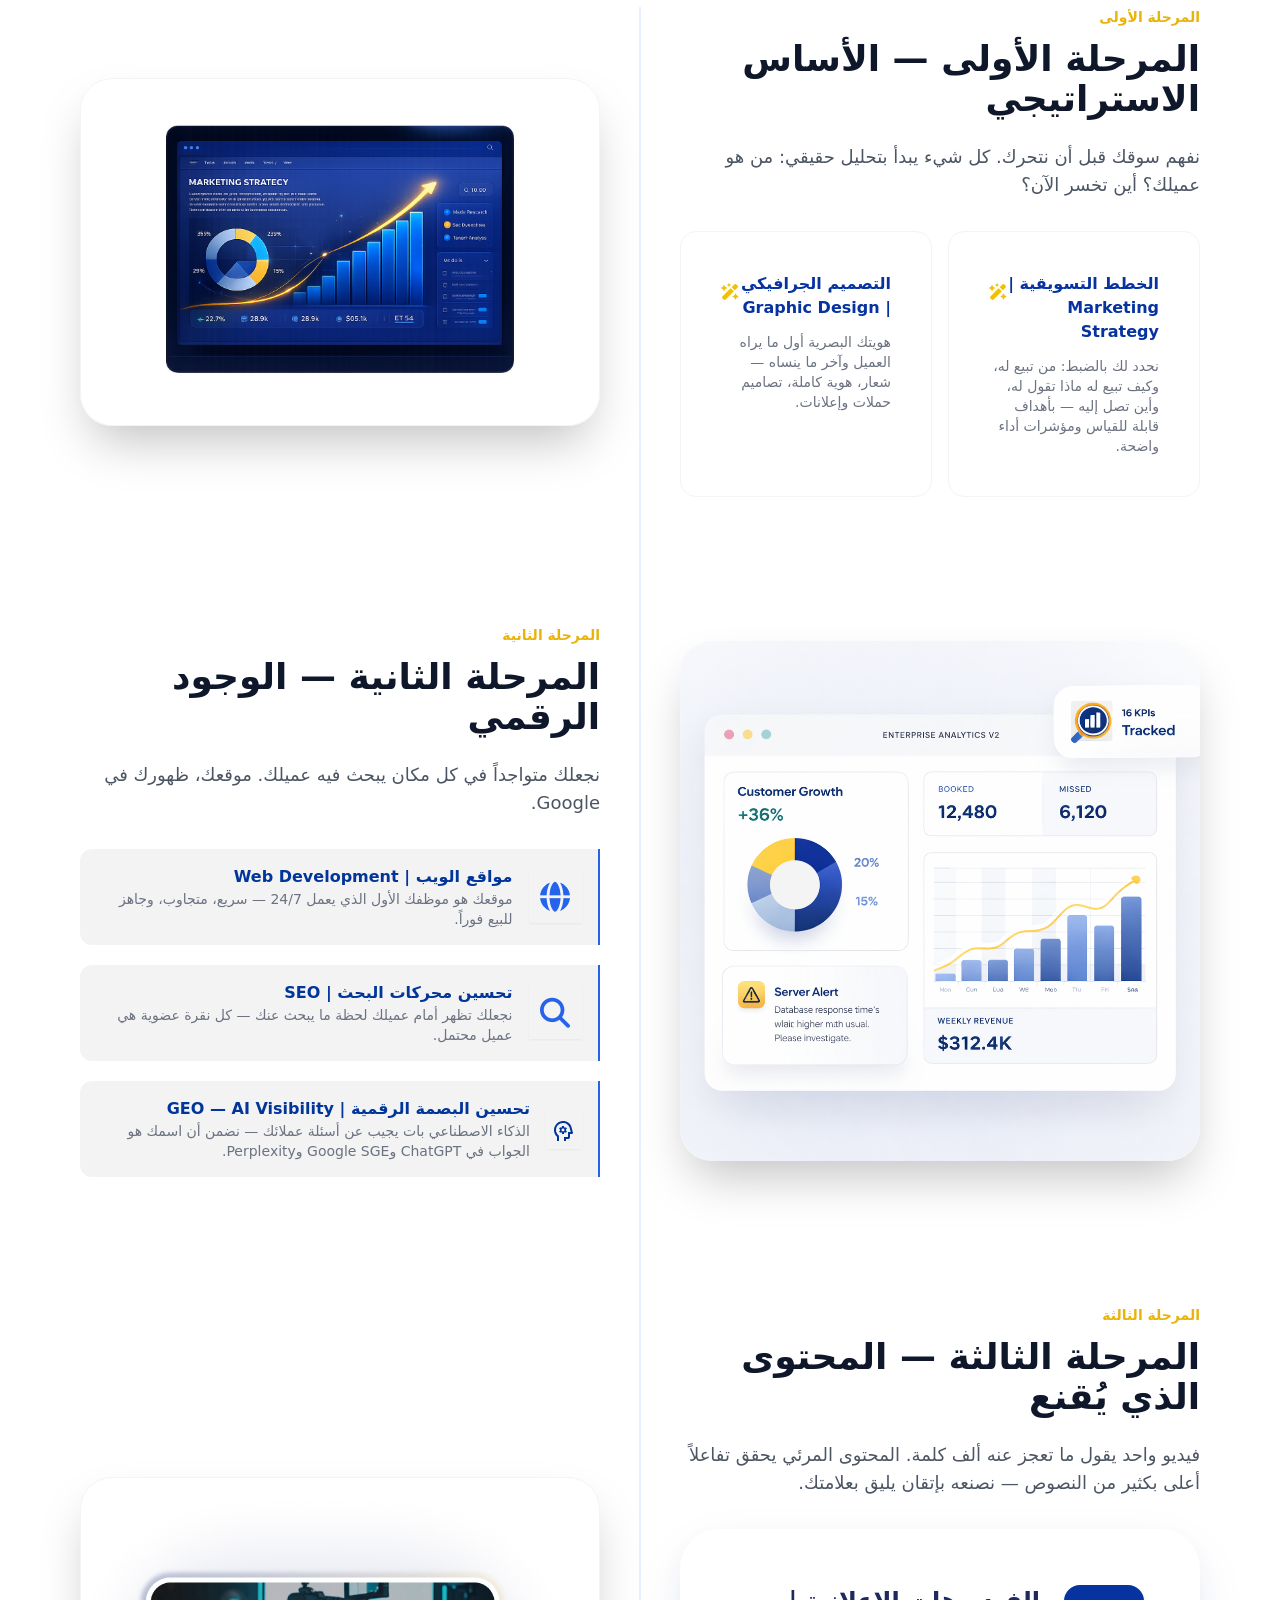
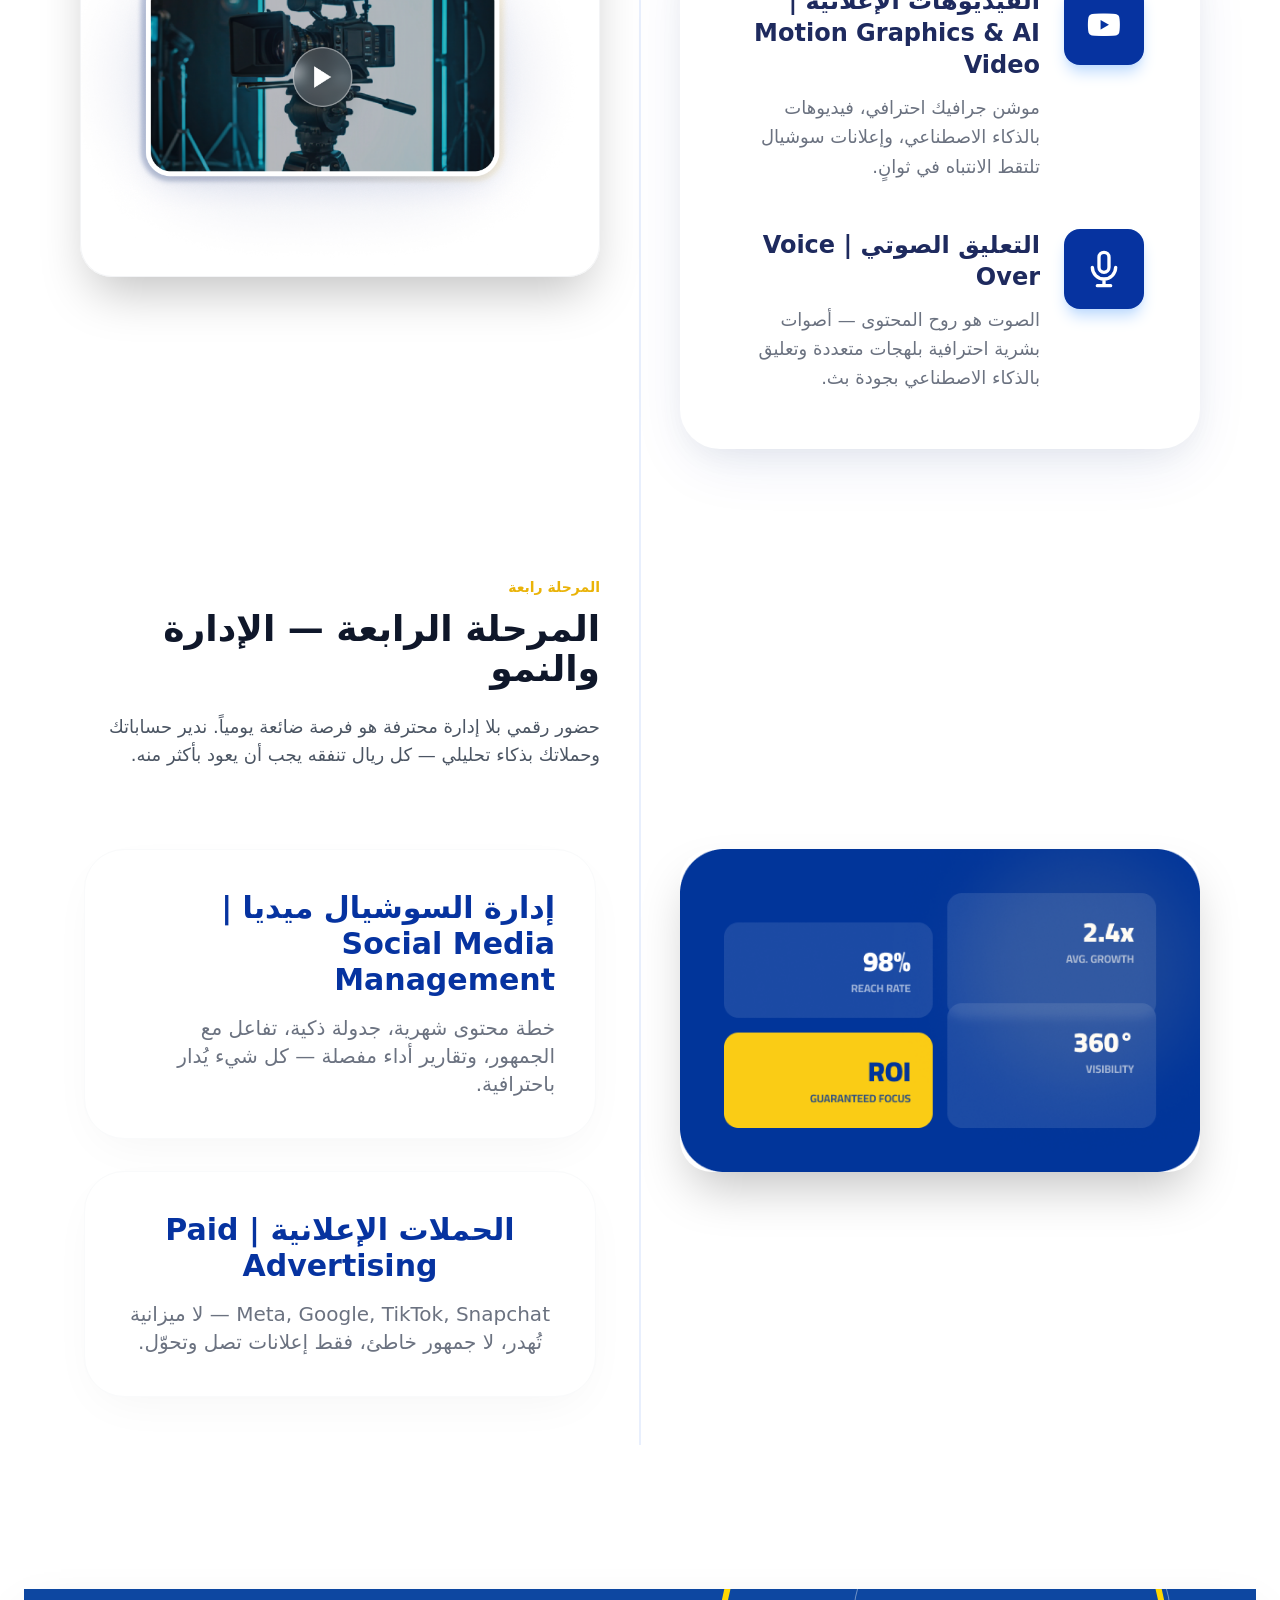
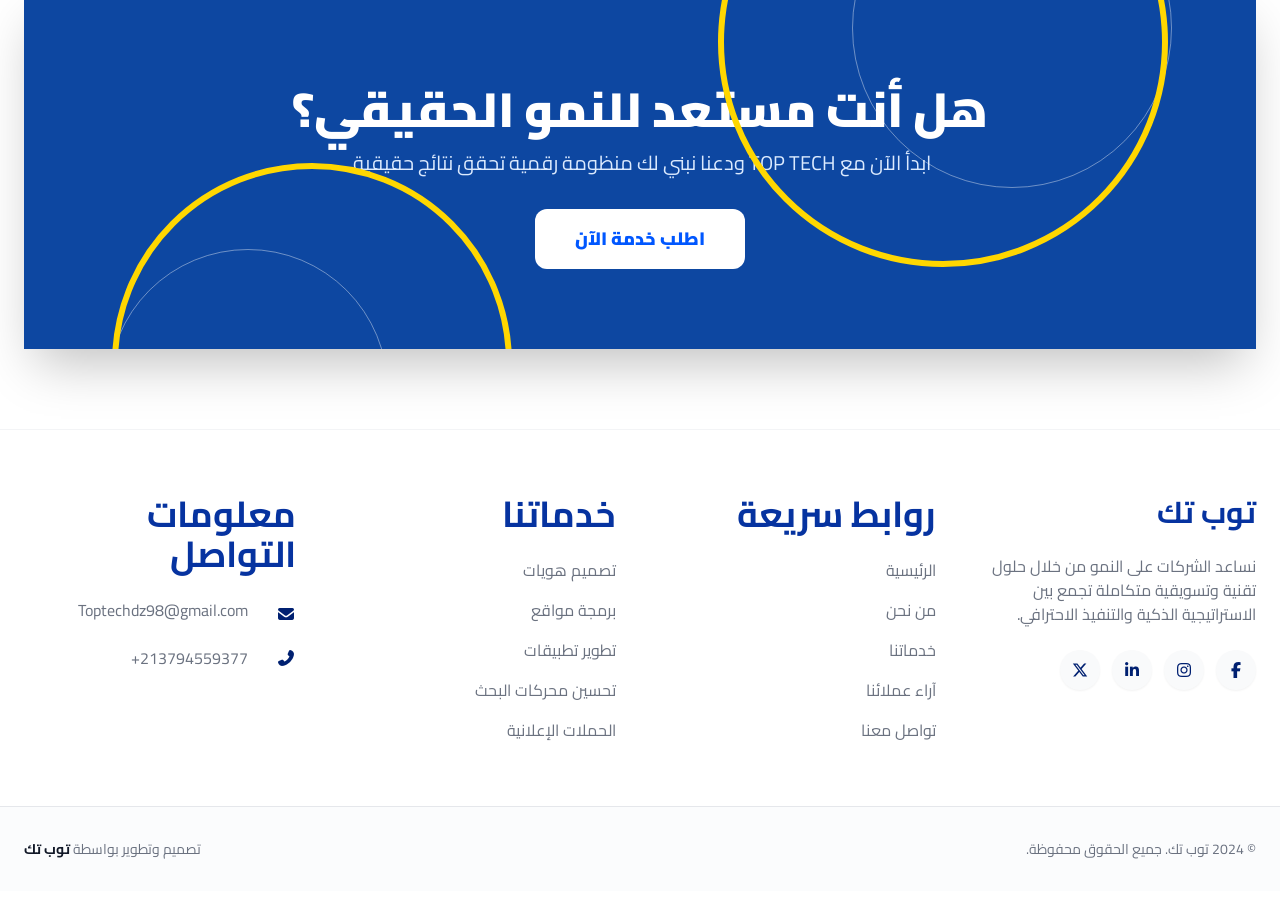
<file: 360.html>
<!DOCTYPE html>
<html lang="en">
<head>
    <meta charset="UTF-8">
    <meta name="viewport" content="width=device-width, initial-scale=1.0">
    <title>Document</title>
    

    <style>
        

.bg-shape {
    position: absolute;
    border: 1.5px solid rgba(255, 255, 255, 0.4); /* خط أبيض شفاف */
    border-radius: 50%;
    pointer-events: none; /* لكي لا تعيق النقر على الزر */
}

.left-1 {
       width: 280px;
    height: 280px;
    bottom: -260px;
    left: -176px;
}

.left-2 {    width: 400px;
    height: 400px;
    bottom: -294px;
    left: -190px;
    border: 6px solid;
    border-color: #FFD700;
}
/* --- الجهة اليمنى --- */
.right-1 {
width: 320px;
    height: 320px;
    top: -217px;
    right: -229px;
}

.right-2 {
 width: 450px;
    height: 450px;
    top: -268px;
    right: -279px;
    border: 6px solid;
    border-color: #FFD700;
}


@media(max-width:700px){
.left-2 {
    border-color:green !important;

    bottom: -328px;
    left: -242px;}
.right-1{
      top: -319px;
}
.right-2 {
    top: -399px;
    right: -318px;}

    .img_test_curve {
          right: 79px;
    }
}
    </style>
  <link rel="stylesheet" crossorigin href="assets/input-DmdNXFkk.css">
</head>
 <body dir="rtl" class="font-cairo antialiased text-gray-900 bg-white">
<header class="sticky top-0 z-[100] bg-white border-b border-[rgba(196,197,213,1)]">
  <div class="max-w-7xl mx-auto px-4 sm:px-6 lg:px-8">
    <div class="flex justify-between items-center h-20">
      
      <div class="flex-shrink-0 flex items-center">
        <img src="img/logo.png" alt="" class="h-20">
      </div>

      <nav class="hidden lg:flex space-x-reverse space-x-10">
        <a href="#" class="text-blue-600 font-bold">الرئيسية</a>
        <a href="#" class="text-[rgba(0,0,0,1)] font-bold hover:text-blue-600 transition">المميزات</a>
        <a href="#" class="text-[rgba(0,0,0,1)] font-bold hover:text-blue-600 transition">الخدمات</a>
        <a href="#" class="text-[rgba(0,0,0,1)] font-bold hover:text-blue-600 transition">تواصل معنا</a>
      </nav>
      <div class="flex items-center gap-3">
        <a href="#" class="hidden sm:block bg-el-bg text-white px-5 py-2 rounded-lg font-medium hover:bg-blue-700 transition">
          اطلب خدمة
        </a>
        <button id="mobile-menu-button" class="lg:hidden p-2 rounded-md text-gray-600 hover:bg-gray-100 focus:outline-none">
          <svg class="h-8 w-8" fill="none" viewBox="0 0 24 24" stroke="currentColor">
            <path stroke-linecap="round" stroke-linejoin="round" stroke-width="2" d="M4 6h16M4 12h16m-7 6h7" />
          </svg>
        </button>
      </div>
    </div>
  </div>
  <div id="mobile-menu" class="hidden lg:hidden absolute top-20 inset-x-0 bg-white shadow-xl border-b border-gray-100 transition-all duration-300 ease-in-out">
    <div class="px-4 pt-2 pb-6 space-y-1 bg-white">
      <a href="#" class="block px-3 py-4 text-base font-medium text-blue-600 bg-blue-50 rounded-md">الرئيسية</a>
      <a href="#" class="block px-3 py-4 text-base font-medium text-gray-600 hover:text-blue-600 hover:bg-gray-50 rounded-md border-b border-gray-50">المميزات</a>
      <a href="#" class="block px-3 py-4 text-base font-medium text-gray-600 hover:text-blue-600 hover:bg-gray-50 rounded-md border-b border-gray-50">الخدمات</a>
      <a href="#" class="block px-3 py-4 text-base font-medium text-gray-600 hover:text-blue-600 hover:bg-gray-50 rounded-md border-b border-gray-50">تواصل معنا</a>
      
      <div class="pt-4">
        <a href="#" class="block w-full text-center bg-el-bg text-white px-5 py-3 rounded-lg font-medium">اطلب خدمة الآن</a>
      </div>
    </div>
  </div>
</header>
<!-- hero -->
<section class="relative bg-white py-20 px-6 overflow-hidden text-center font-sans pb-96" dir="rtl">
  <div class="max-w-4xl mx-auto mb-16 pb-28">
    <h1 class="text-4xl md:text-6xl font-black text-gray-900 mb-6 leading-tight">
      الباقة التسويقية المتكاملة
    </h1>
    <p class="text-xl md:text-2xl text-[#525C86] font-medium mb-8">
      360 درجة — من الفكرة إلى النتيجة — نحن معك في كل خطوة
    </p>
    <div class="bg-white border border-gray-100 rounded-2xl p-6 max-w-2xl mx-auto shadow-lg">
      <p class="text-gray-600 leading-relaxed">
        مشكلتك ليست في التسويق — مشكلتك أن كل جزء يعمل لوحده، لدينا 9 خدمات متخصصة فريق واحد، رؤية موحدة، نبني لك منظومة تعمل كآلة واحدة منسجمة.
      </p>
    </div>
  </div>
  <div class="relative flex justify-center items-center  h-[400px] w-full">
   <img src="img/360.png" class="animate-wiggle">
  </div>
</section>
<section class="bg-white py-16 px-6 lg:px-20 font-sans overflow-hidden" dir="rtl">
  <!-- title -->
  <div class="text-center mb-20">
    <h2 class="text-3xl md:text-5xl font-black text-gray-900 mb-4">مسار النمو الاستراتيجي</h2>
    <p class="text-gray-500 text-lg">خارطة طريق مدروسة لتحويل علامتك التجارية إلى رائد سوق</p>
  </div>
  <div class="max-w-7xl mx-auto relative">
    <div class="hidden lg:block absolute left-1/2 top-0 bottom-0 w-0.5 transform -translate-x-1/2 bg-blue-600 opacity-10"></div>

    <div class="space-y-32">
      <!-- first -->
      <div class="relative flex flex-col lg:flex-row items-center gap-12 lg:gap-20">
        
        <div class="w-full lg:w-1/2  text-center lg:text-right">
          <span class="text-yellow-500 font-bold text-sm mb-3 block">المرحلة الأولى</span>
          <h3 class="text-2xl md:text-4xl font-bold text-slate-900 mb-6">المرحلة الأولى — الأساس الاستراتيجي</h3>
          <p class="text-gray-600 mb-8 text-lg">نفهم سوقك قبل أن نتحرك. كل شيء يبدأ بتحليل حقيقي: من هو عميلك؟ أين تخسر الآن؟</p>
          
          <div class="grid grid-cols-1 md:grid-cols-2 gap-4">
            <div class="border border-gray-100 rounded-2xl bg-white p-10">
              <h4 class="font-bold text-slate-800 flex justify-between">
                <span class="text-[rgba(6,51,160,1)]"> الخطط التسويقية |
Marketing Strategy</span>
<i class="fa-solid fa-wand-magic-sparkles 
                lg:pt-3 text-[rgba(243,192,0,1)]"></i>
             </h4>
              <p class="text-sm text-gray-500 mt-3">نحدد لك بالضبط: من تبيع له، وكيف تبيع
له ماذا تقول له، وأين تصل إليه —
بأهداف قابلة للقياس ومؤشرات أداء
واضحة.</p>
            </div>
           <div class="border border-gray-100 rounded-2xl bg-white p-10">
              <h4 class="font-bold text-[rgba(6,51,160,1)] flex justify-between">التصميم الجرافيكي |
Graphic Design   
              
              <i class="fa-solid fa-wand-magic-sparkles     lg:pt-3 text-[rgba(243,192,0,1)]"></i></h4>

              <p class="text-sm text-gray-500 mt-3">هويتك البصرية أول ما يراه العميل وآخر
ما ينساه — شعار، هوية كاملة، تصاميم
حملات وإعلانات.</p>
          
            </div>
          </div>
        </div>
      <div class="w-full lg:w-1/2">
  <div class="relative rounded-[2rem] overflow-hidden shadow-2xl transform hover:scale-[1.02] transition-transform duration-300 border border-gray-100">
    <img src="img/360_1.png" alt="Strategy" class="w-full h-full object-cover aspect-video lg:aspect-auto">
  </div>
</div>

      </div>
<!-- second -->
      <div class="relative flex flex-col lg:flex-row-reverse items-center gap-12 lg:gap-20">
        <div class="w-full lg:w-1/2  ">
          <span class="text-yellow-500 text-center lg:text-right font-bold text-sm mb-3 block">المرحلة الثانية</span>
          <h3 class="text-2xl md:text-4xl  text-center lg:text-right font-bold text-slate-900 mb-6">المرحلة الثانية — الوجود الرقمي</h3>
          <p class="text-gray-600 mb-8  text-center lg:text-right text-lg">نجعلك متواجداً في كل مكان يبحث فيه عميلك. موقعك، ظهورك في Google.</p>

          <div class="p-4 bg-[rgba(243,243,244,1)] mt-5 border-r-2 border-blue-600 rounded-l-xl flex items-center gap-4">
            <div class=" p-2 shadow-sm text-blue-600">
               <i class="fa-solid fa-globe text-3xl"></i>
            </div>
            <div>
              <h4 class="font-extrabold text-[rgba(1,53,154,1)]">مواقع الويب | Web Development

              </h4>
              <p class="text-sm text-gray-500">  موقعك هو موظفك الأول الذي يعمل 24/7 — سريع، متجاوب، وجاهز للبيع فوراً.</p>
            </div>
          </div>
          
          <div class="p-4 bg-[rgba(243,243,244,1)] mt-5 border-r-2 border-blue-600 rounded-l-xl flex items-center gap-4">
            <div class=" p-2 shadow-sm text-blue-600">
     <i class="fa-solid fa-magnifying-glass text-3xl"></i>
            </div>
            <div>
              <h4 class="font-extrabold text-[rgba(1,53,154,1)]">تحسين محركات البحث | SEO

              </h4>
              <p class="text-sm text-gray-500"> نجعلك تظهر أمام عميلك لحظة ما يبحث عنك — كل نقرة عضوية هي عميل محتمل.</p>
            </div>
          </div>
          <div class="p-4 bg-[rgba(243,243,244,1)] mt-5 border-r-2 border-blue-600 rounded-l-xl flex items-center gap-4">
            <div class=" p-2 shadow-sm text-blue-600">
<svg width="20" height="24" viewBox="0 0 20 24" fill="none" xmlns="http://www.w3.org/2000/svg">
<path d="M3 24V19.7C2.05 18.8333 1.3125 17.8208 0.7875 16.6625C0.2625 15.5042 0 14.2833 0 13C0 10.5 0.875 8.375 2.625 6.625C4.375 4.875 6.5 4 9 4C11.0833 4 12.9292 4.6125 14.5375 5.8375C16.1458 7.0625 17.1917 8.65833 17.675 10.625L18.975 15.75C19.0583 16.0667 19 16.3542 18.8 16.6125C18.6 16.8708 18.3333 17 18 17H16V20C16 20.55 15.8042 21.0208 15.4125 21.4125C15.0208 21.8042 14.55 22 14 22H12V24H10V20H14V15H16.7L15.75 11.125C15.3667 9.60833 14.55 8.375 13.3 7.425C12.05 6.475 10.6167 6 9 6C7.06667 6 5.41667 6.675 4.05 8.025C2.68333 9.375 2 11.0167 2 12.95C2 13.95 2.20417 14.9 2.6125 15.8C3.02083 16.7 3.6 17.5 4.35 18.2L5 18.8V24H3ZM8 17H10L10.15 15.75C10.2833 15.7 10.4042 15.6417 10.5125 15.575C10.6208 15.5083 10.7167 15.4333 10.8 15.35L11.95 15.85L12.95 14.15L11.95 13.4C11.9833 13.2667 12 13.1333 12 13C12 12.8667 11.9833 12.7333 11.95 12.6L12.95 11.85L11.95 10.15L10.8 10.65C10.7167 10.5667 10.6208 10.4917 10.5125 10.425C10.4042 10.3583 10.2833 10.3 10.15 10.25L10 9H8L7.85 10.25C7.71667 10.3 7.59583 10.3583 7.4875 10.425C7.37917 10.4917 7.28333 10.5667 7.2 10.65L6.05 10.15L5.05 11.85L6.05 12.6C6.01667 12.7333 6 12.8667 6 13C6 13.1333 6.01667 13.2667 6.05 13.4L5.05 14.15L6.05 15.85L7.2 15.35C7.28333 15.4333 7.37917 15.5083 7.4875 15.575C7.59583 15.6417 7.71667 15.7 7.85 15.75L8 17ZM9 14.5C8.58333 14.5 8.22917 14.3542 7.9375 14.0625C7.64583 13.7708 7.5 13.4167 7.5 13C7.5 12.5833 7.64583 12.2292 7.9375 11.9375C8.22917 11.6458 8.58333 11.5 9 11.5C9.41667 11.5 9.77083 11.6458 10.0625 11.9375C10.3542 12.2292 10.5 12.5833 10.5 13C10.5 13.4167 10.3542 13.7708 10.0625 14.0625C9.77083 14.3542 9.41667 14.5 9 14.5Z" fill="#01359A"/>
</svg>

            </div>
            <div>
              <h4 class="font-extrabold text-[rgba(1,53,154,1)]">تحسين البصمة الرقمية | GEO — AI Visibility

              </h4>
              <p class="text-sm text-gray-500"> الذكاء الاصطناعي بات يجيب عن أسئلة عملائك — نضمن أن اسمك هو الجواب في
ChatGPT وGoogle SGE وPerplexity.</p>

            </div>
          </div>
        </div>
               <div class="w-full lg:w-1/2">
          <div class="relative rounded-[2rem] overflow-hidden shadow-2xl transform hover:scale-[1.02] transition-transform duration-300">
            <img src="img/360_2.png" alt="Digital Presence" class="w-full h-auto">
          </div>
        </div>
      </div>
 <!-- three -->
      <div class="relative flex flex-col lg:flex-row items-center gap-12 lg:gap-20">
        <div class="w-full lg:w-1/2 text-center lg:text-right">
          <span class="text-yellow-500 font-bold text-sm mb-3 block">المرحلة الثالثة</span>
          <h3 class="text-2xl md:text-4xl font-bold text-slate-900 mb-6">المرحلة الثالثة — المحتوى الذي
يُقنع</h3>
          <p class="text-gray-600 mb-8 text-lg">فيديو واحد يقول ما تعجز عنه ألف كلمة. المحتوى المرئي يحقق تفاعلاً أعلى
بكثير من النصوص — نصنعه بإتقان يليق بعلامتك.</p>

          <div class="flex justify-center items-center  " dir="rtl">
  <div class="relative max-w-2xl w-full bg-white rounded-[2.5rem] p-8 md:p-12 border-8 border-white shadow-[0_20px_60px_-10px_rgba(6,51,160,0.1),0_10px_30px_-5px_rgba(0,0,0,0.05)]">
    <div class="space-y-12">
      <div class="flex flex-col md:flex-row items-center md:items-start justify-between gap-6">
        <div class="w-16 h-16 md:w-20 md:h-20 bg-[#0633a0] rounded-2xl flex items-center justify-center shadow-lg shadow-blue-200 shrink-0">
     <i class="fa-brands fa-youtube text-white text-3xl"></i>
        </div>
        <div class="flex-1 text-right">
          <h3 class="text-xl md:text-2xl font-bold text-[#1e2a5e] mb-3">
            الفيديوهات الإعلانية | Motion Graphics & AI Video
          </h3>
          <p class="text-gray-500 leading-relaxed text-lg">
            موشن جرافيك احترافي، فيديوهات بالذكاء الاصطناعي، وإعلانات سوشيال تلتقط الانتباه في ثوانٍ.
          </p>
        </div>
      </div>
      <div class="flex flex-col md:flex-row items-center md:items-start justify-between gap-6">
      
        <div class="w-16 h-16 md:w-20 md:h-20 bg-[#0633a0] rounded-2xl flex items-center justify-center shadow-lg shadow-blue-200 shrink-0">
          <svg class="w-8 h-8 md:w-10 md:h-10 text-white" fill="none" stroke="currentColor" stroke-width="2" viewBox="0 0 24 24">
            <path stroke-linecap="round" stroke-linejoin="round" d="M19 11a7 7 0 01-7 7m0 0a7 7 0 01-7-7m7 7v4m0 0H8m4 0h4m-4-8a3 3 0 01-3-3V5a3 3 0 116 0v6a3 3 0 01-3 3z" />
          </svg>
        </div>
          <div class="flex-1 text-right">
          <h3 class="text-xl md:text-2xl font-bold text-[#1e2a5e] mb-3">
            التعليق الصوتي | Voice Over
          </h3>
          <p class="text-gray-500 leading-relaxed text-lg">
            الصوت هو روح المحتوى — أصوات بشرية احترافية بلهجات متعددة وتعليق بالذكاء الاصطناعي بجودة بث.
          </p>
        </div>
      </div>

    </div>
  </div>
</div>
        </div>
      <div class="w-full lg:w-1/2">
  <div class="relative rounded-[2rem] overflow-hidden shadow-2xl transform hover:scale-[1.02] transition-transform duration-300 border border-gray-100">
    <img src="img/360_3.png" alt="Strategy" class="w-full h-full object-cover aspect-video lg:aspect-auto">
  </div>
</div>

      </div>
      <!-- four -->
             <div class="relative flex flex-col lg:flex-row-reverse items-center gap-12 lg:gap-20">
        <div class="w-full lg:w-1/2 text-center lg:text-right">
          <span class="text-yellow-500 font-bold text-sm mb-3 block">المرحلة رابعة</span>
          <h3 class="text-2xl md:text-4xl font-bold text-slate-900 mb-6">المرحلة الرابعة — الإدارة والنمو</h3>

          <p class="text-gray-600 mb-8 text-lg">حضور رقمي بلا إدارة محترفة هو فرصة ضائعة يومياً. ندير حساباتك وحملاتك
بذكاء تحليلي — كل ريال تنفقه يجب أن يعود بأكثر منه.</p>
<div class="w-full space-y-8 py-12 px-1 " dir="rtl">
  
  <div class="bg-white rounded-[2.5rem] p-10  border border-gray-50 shadow-[0_15px_50px_-15px_rgba(0,0,0,0.05)] text-center lg:text-right  transition-transform hover:scale-[1.01] duration-300">
    <h3 class="text-2xl md:text-3xl font-bold text-[#0633a0] mb-4">
      إدارة السوشيال ميديا | Social Media Management
    </h3>
    <p class="text-gray-500 text-lg md:text-xl leading-relaxed max-w-3xl mx-auto">
      خطة محتوى شهرية، جدولة ذكية، تفاعل مع الجمهور، وتقارير أداء مفصلة — كل شيء يُدار باحترافية.
    </p>
  </div>

  <div class="bg-white rounded-[2.5rem] p-10 border border-gray-50 shadow-[0_15px_50px_-15px_rgba(0,0,0,0.05)] text-center transition-transform hover:scale-[1.01] duration-300">
    <h3 class="text-2xl md:text-3xl font-bold text-[#0633a0] mb-4">
      الحملات الإعلانية | Paid Advertising
    </h3>
    <p class="text-gray-500 text-lg md:text-xl leading-relaxed max-w-3xl mx-auto">
      Meta, Google, TikTok, Snapchat — لا ميزانية تُهدر، لا جمهور خاطئ، فقط إعلانات تصل وتحوّل.
    </p>
  </div>

</div>
        </div>
               <div class="w-full lg:w-1/2">
          <div class="relative rounded-[2rem] overflow-hidden shadow-2xl transform hover:scale-[1.02] transition-transform duration-300">
            <img src="img/360_4.png" alt="Digital Presence" class="w-full h-auto">
          </div>
        </div>
      </div>
    </div>
  </div>
</section>
<section class=" bg-white py-12 md:py-20" dir="rtl" style="font-family: 'Cairo', sans-serif;">
  <div class=" mx-auto px-6 relative z-10">
    <div class="relative bg-el-bg text-white p-12 md:p-20  shadow-2xl overflow-hidden animate-fade-in-up">
      <div class="relative z-20 text-center space-y-8 flex flex-col items-center">
        
        <div class="space-y-4">
          
    <div class="bg-shape left-1"></div>
    <div class="bg-shape left-2"></div>
    <div class="bg-shape right-1"></div>
    <div class="bg-shape right-2"></div>
          <h2 class="text-3xl md:text-5xl font-black leading-tight">
     هل أنت مستعد للنمو الحقيقي؟
          </h2>
          <p class="text-blue-100 text-lg md:text-xl max-w-2xl mx-auto leading-relaxed">
       ابدأ الآن مع TOP TECH ودعنا نبني لك منظومة رقمية تحقق نتائج حقيقية.   </p>
        </div>

        <button class="bg-white text-[#0057ff] px-10 py-4 rounded-xl font-black text-lg hover:scale-105 hover:shadow-2xl transition-all duration-300">
          اطلب خدمة الآن
        </button>

      </div>
    </div>

  </div>
</section>
<footer class="bg-white pt-16 pb-8 border-t border-gray-100" dir="rtl" style="font-family: 'Cairo', sans-serif;">
  <div class="max-w-7xl mx-auto px-6">
    
    <div class="grid grid-cols-1 sm:grid-cols-2 lg:grid-cols-4 gap-12 mb-16">
      
      <div class="space-y-6">
        <h3 class="text-3xl text-[#0633a0] font-bold">توب تك</h3>
        <p class="text-gray-500 leading-relaxed text-sm md:text-base">
          نساعد الشركات على النمو من خلال حلول تقنية وتسويقية متكاملة تجمع بين الاستراتيجية الذكية والتنفيذ الاحترافي.
        </p>
        <div class="flex items-center gap-3">
          <a href="#" class="w-10 h-10 flex items-center justify-center rounded-full bg-gray-50 text-[rgba(0,32,113,1)]  hover:bg-[#0057ff] hover:text-white transition-all shadow-sm">
            <i class="fab fa-facebook-f"></i>
          </a>
          <a href="#" class="w-10 h-10 flex items-center justify-center rounded-full bg-gray-50 text-[rgba(0,32,113,1)]  hover:bg-[#0057ff] hover:text-white transition-all shadow-sm">
            <i class="fab fa-instagram"></i>
          </a>
          <a href="#" class="w-10 h-10 flex items-center justify-center rounded-full bg-gray-50 text-[rgba(0,32,113,1)]  hover:bg-[#0057ff] hover:text-white transition-all shadow-sm">
            <i class="fab fa-linkedin-in"></i>
          </a>
          <a href="#" class="w-10 h-10 flex items-center justify-center rounded-full bg-gray-50 text-[rgba(0,32,113,1)]  hover:bg-[#0057ff] hover:text-white transition-all shadow-sm">
            <i class="fab fa-x-twitter"></i>
          </a>
        </div>
      </div>

      <div class="space-y-6">
        <h3 class="text-4xl text-[#0633a0] font-bold">روابط سريعة</h3>
        <ul class="space-y-4">
          <li><a href="#" class="text-gray-500 hover:text-[#0057ff] hover:pr-2 transition-all">الرئيسية</a></li>
          <li><a href="#" class="text-gray-500 hover:text-[#0057ff] hover:pr-2 transition-all">من نحن</a></li>
          <li><a href="#" class="text-gray-500 hover:text-[#0057ff] hover:pr-2 transition-all">خدماتنا</a></li>
          <li><a href="#" class="text-gray-500 hover:text-[#0057ff] hover:pr-2 transition-all">آراء عملائنا</a></li>
          <li><a href="#" class="text-gray-500 hover:text-[#0057ff] hover:pr-2 transition-all">تواصل معنا</a></li>
        </ul>
      </div>

      <div class="space-y-6">
        <h3 class="text-4xl text-[#0633a0] font-bold">خدماتنا</h3>
        <ul class="space-y-4">
          <li><a href="#" class="text-gray-500 hover:text-[#0057ff] hover:pr-2 transition-all">تصميم هويات</a></li>
          <li><a href="#" class="text-gray-500 hover:text-[#0057ff] hover:pr-2 transition-all">برمجة مواقع</a></li>
          <li><a href="#" class="text-gray-500 hover:text-[#0057ff] hover:pr-2 transition-all">تطوير تطبيقات</a></li>
          <li><a href="#" class="text-gray-500 hover:text-[#0057ff] hover:pr-2 transition-all">تحسين محركات البحث</a></li>
          <li><a href="#" class="text-gray-500 hover:text-[#0057ff] hover:pr-2 transition-all">الحملات الإعلانية</a></li>
        </ul>
      </div>

      <div class="space-y-6">
        <h3 class="text-4xl text-[#0633a0] font-bold">معلومات التواصل</h3>
        <ul class="space-y-5">
          <li class="flex items-start gap-7">
            <span class="text-[rgba(0,32,113,1)] mt-1"><i class="fas fa-envelope"></i></span>
            <span class="text-gray-500 break-all">Toptechdz98@gmail.com</span>
          </li>
          <li class="flex items-center gap-7">
            <span class="text-[rgba(0,32,113,1)] "><i class="fas fa-phone-alt"></i></span>
            <span class="text-gray-500" dir="ltr">+213794559377</span>
          </li>
        </ul>
      </div>

    </div>

  </div>
  
<section class="w-full px-6 py-8 border-t bg-slate-50/50 border-gray-200">
    <div class="max-w-7xl mx-auto flex flex-col md:flex-row justify-between items-center gap-4 text-center md:text-left">
        
        <p class="text-gray-500 text-sm">
            © 2024 توب تك. جميع الحقوق محفوظة.
        </p>

        <p class="text-gray-500 text-sm">
            تصميم وتطوير بواسطة <span class="text-gray-900 font-bold">توب تك</span>
        </p>
        
    </div>
</section>
</footer>

<script>
  const btn = document.getElementById('mobile-menu-button');
  const menu = document.getElementById('mobile-menu');
  btn.addEventListener('click', () => {
    menu.classList.toggle('hidden');
  });
</script>
</body>
</html>
</file>
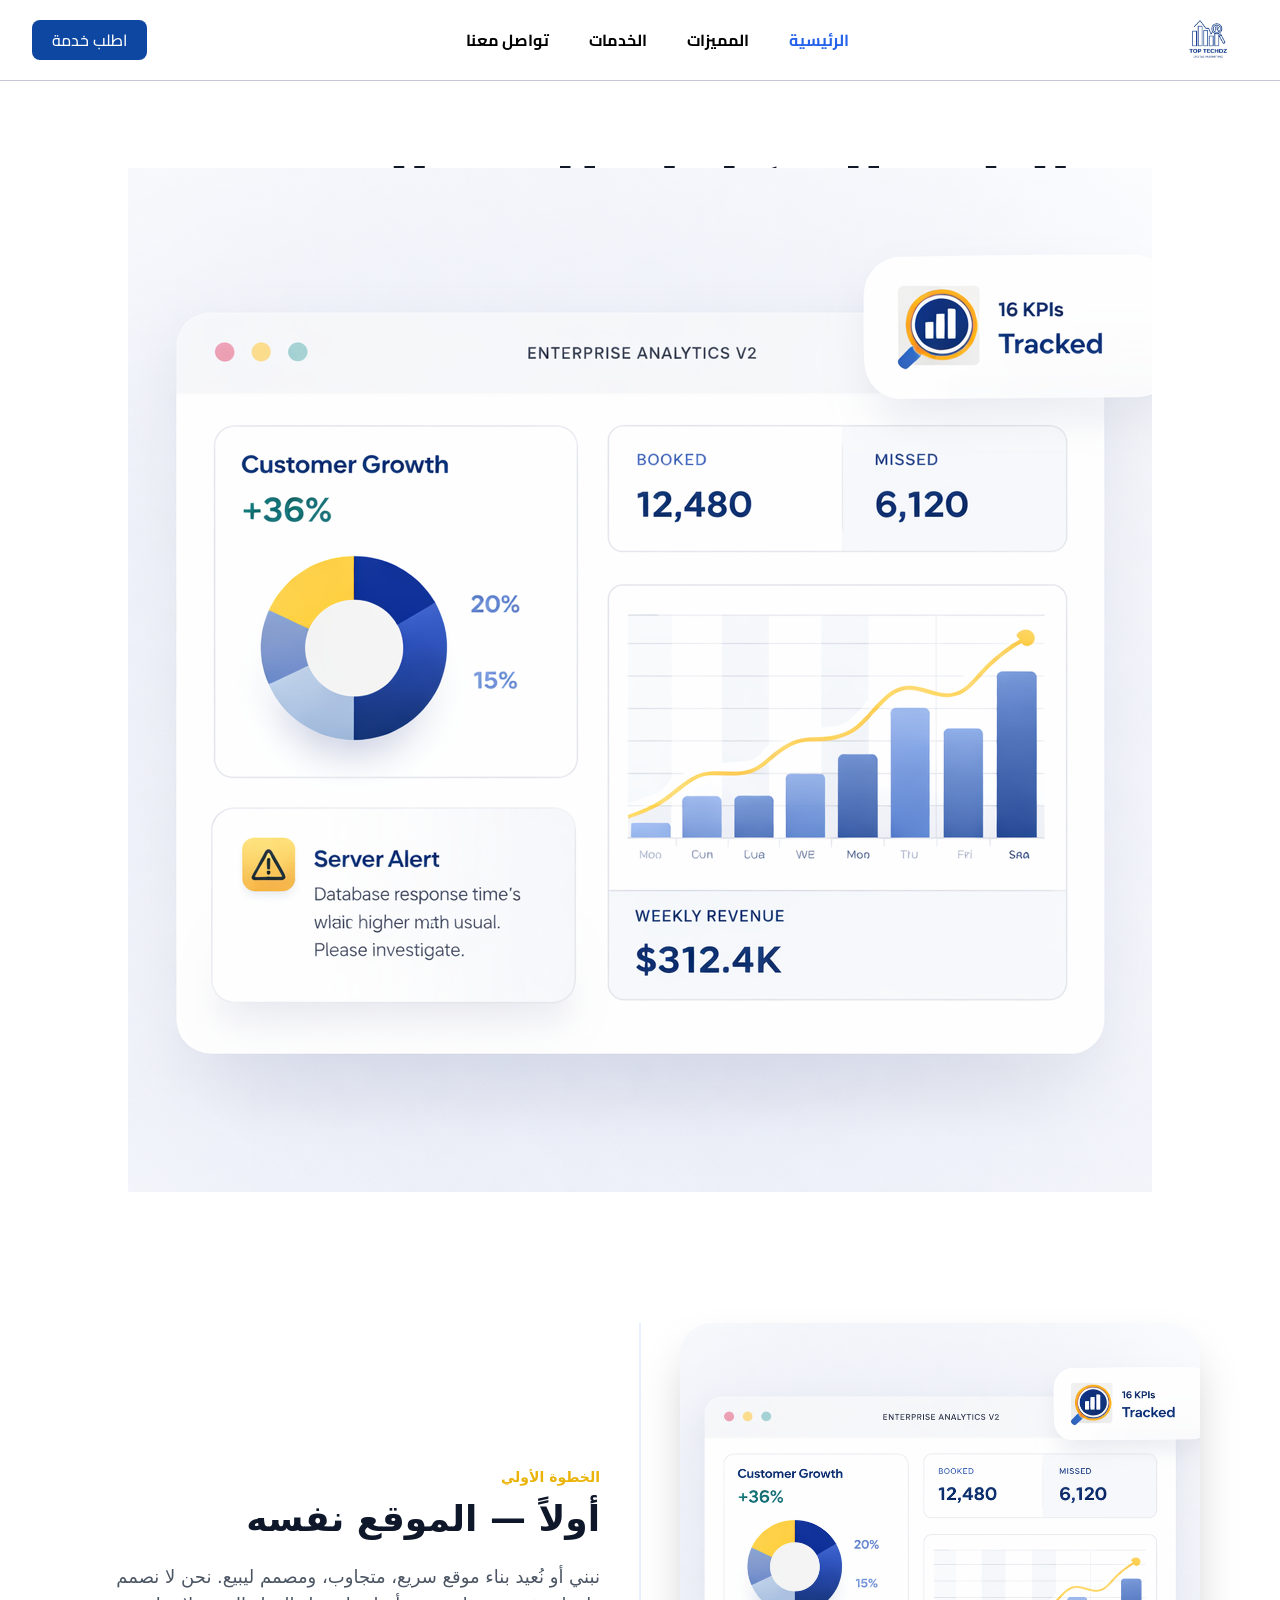
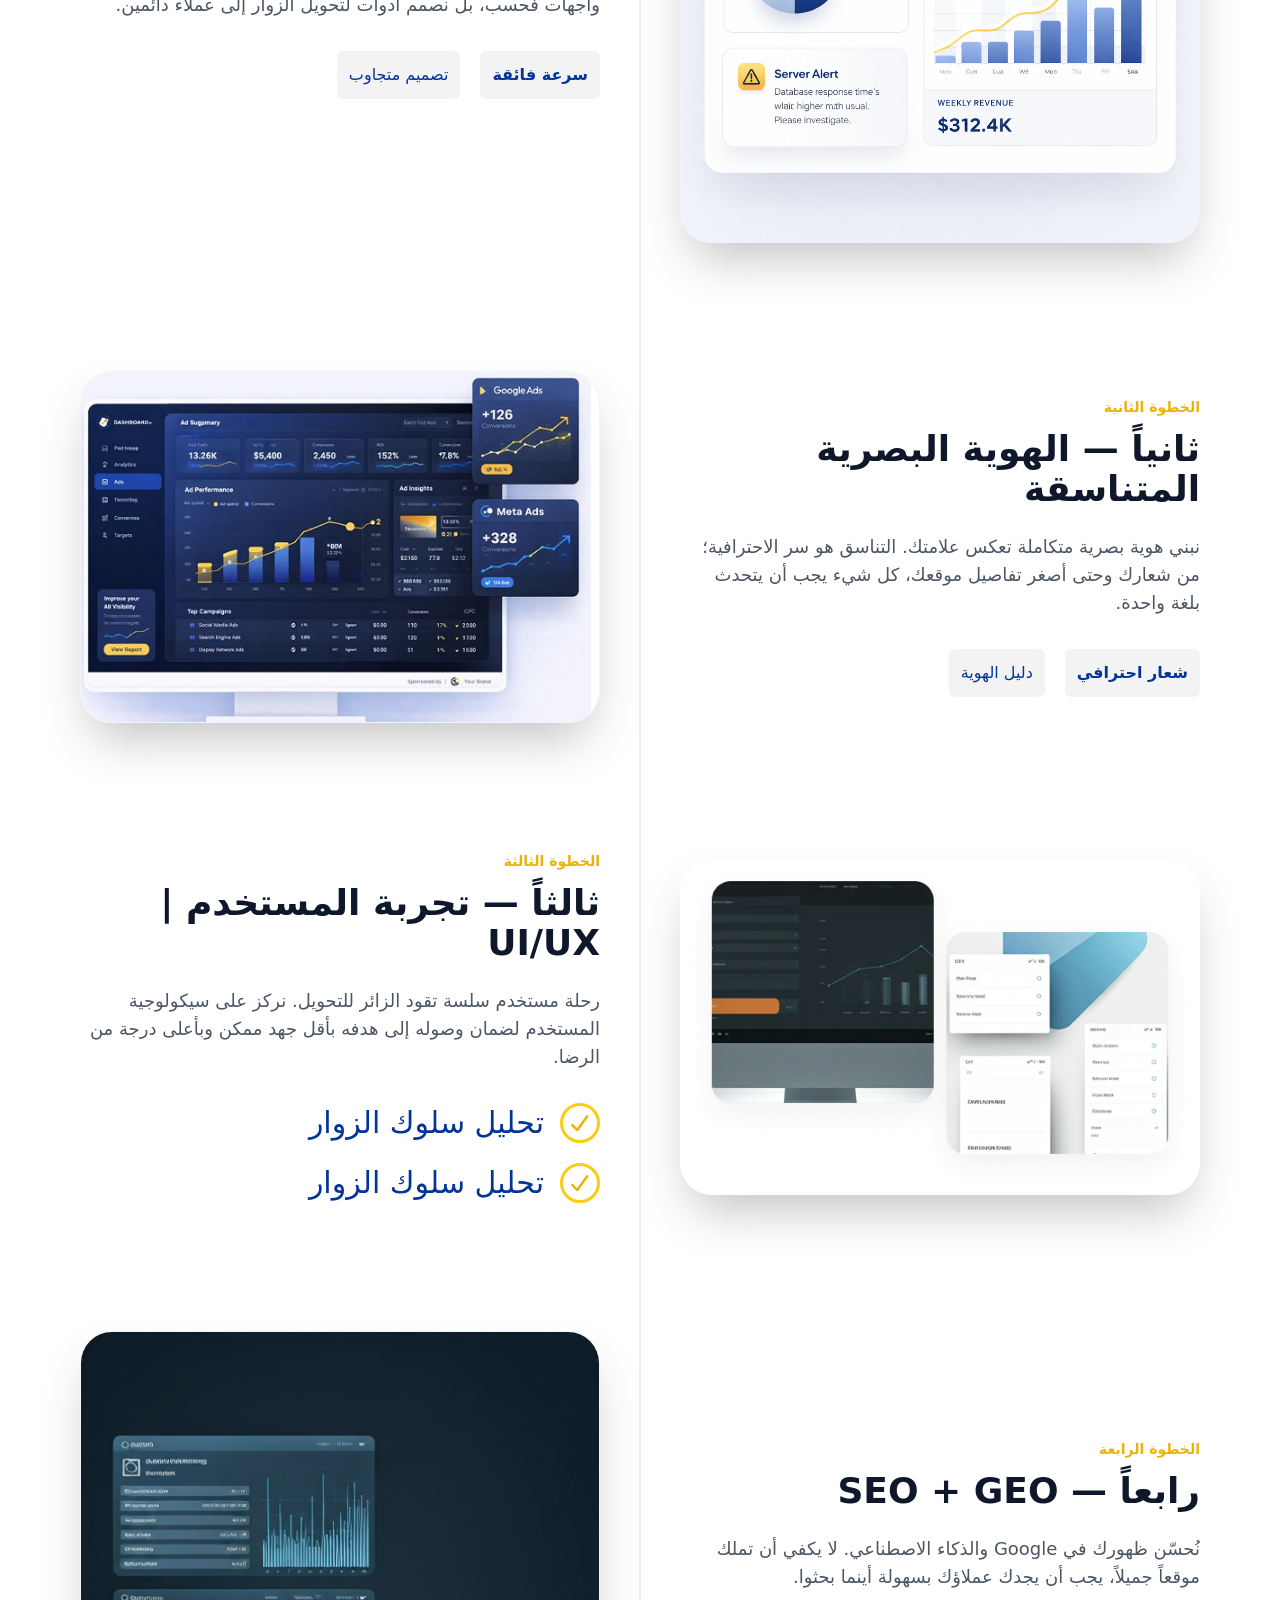
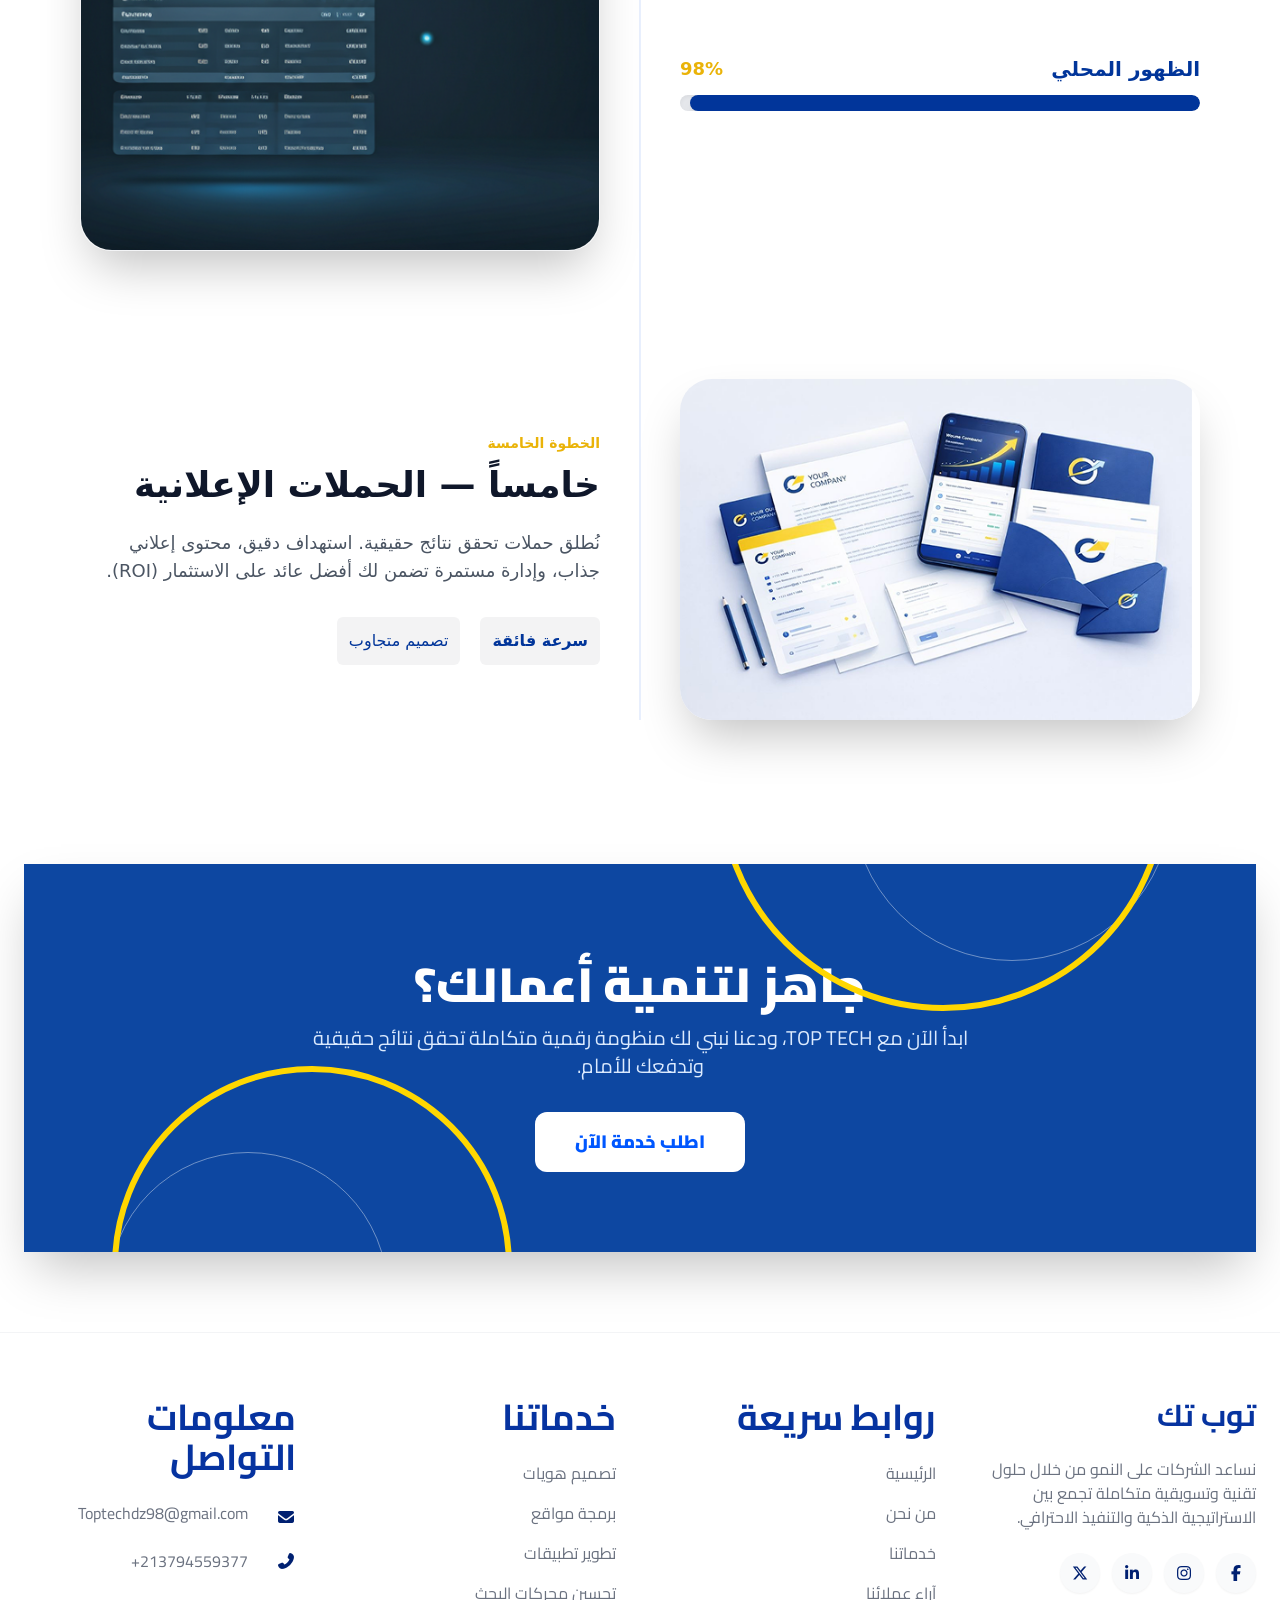
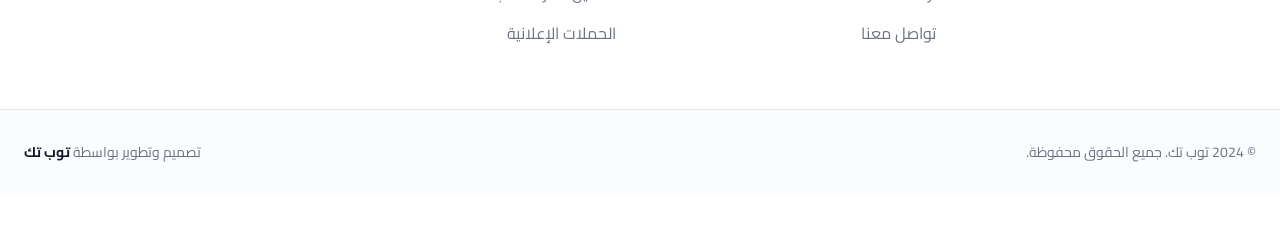
<file: growth.html>
<!DOCTYPE html>
<html lang="en">
<head>
    <meta charset="UTF-8">
    <meta name="viewport" content="width=device-width, initial-scale=1.0">
    <title>Document</title>

    <style>
.bg-shape {
    position: absolute;
    border: 1.5px solid rgba(255, 255, 255, 0.4); /* خط أبيض شفاف */
    border-radius: 50%;
    pointer-events: none; /* لكي لا تعيق النقر على الزر */
}

.left-1 {
       width: 280px;
    height: 280px;
    bottom: -260px;
    left: -176px;
}

.left-2 {    width: 400px;
    height: 400px;
    bottom: -294px;
    left: -190px;
    border: 6px solid;
    border-color: #FFD700;
}

/* --- الجهة اليمنى --- */
.right-1 {
width: 320px;
    height: 320px;
    top: -217px;
    right: -229px;
}

.right-2 {
 width: 450px;
    height: 450px;
    top: -268px;
    right: -279px;
    border: 6px solid;
    border-color: #FFD700;
}

@media(max-width:700px){
.left-2 {
    bottom: -314px;
    left: -242px;}
}
.right-1{
      top: -319px;
}
.right-2 {
    top: -399px;
    right: -318px;}

    </style>
  <link rel="stylesheet" crossorigin href="assets/input-DmdNXFkk.css">
</head>
 <body dir="rtl" class="font-cairo antialiased text-gray-900 bg-white">
<header class="sticky top-0 z-[100] bg-white border-b border-[rgba(196,197,213,1)]">
  <div class="max-w-7xl mx-auto px-4 sm:px-6 lg:px-8">
    <div class="flex justify-between items-center h-20">
      
      <div class="flex-shrink-0 flex items-center">
        <img src="img/logo.png" alt="" class="h-20">
      </div>

      <nav class="hidden lg:flex space-x-reverse space-x-10">
        <a href="#" class="text-blue-600 font-bold">الرئيسية</a>
        <a href="#" class="text-[rgba(0,0,0,1)] font-bold hover:text-blue-600 transition">المميزات</a>
        <a href="#" class="text-[rgba(0,0,0,1)] font-bold hover:text-blue-600 transition">الخدمات</a>
        <a href="#" class="text-[rgba(0,0,0,1)] font-bold hover:text-blue-600 transition">تواصل معنا</a>
      </nav>
      <div class="flex items-center gap-3">
        <a href="#" class="hidden sm:block bg-el-bg text-white px-5 py-2 rounded-lg font-medium hover:bg-blue-700 transition">
          اطلب خدمة
        </a>
        <button id="mobile-menu-button" class="lg:hidden p-2 rounded-md text-gray-600 hover:bg-gray-100 focus:outline-none">
          <svg class="h-8 w-8" fill="none" viewBox="0 0 24 24" stroke="currentColor">
            <path stroke-linecap="round" stroke-linejoin="round" stroke-width="2" d="M4 6h16M4 12h16m-7 6h7" />
          </svg>
        </button>
      </div>
    </div>
  </div>
  <div id="mobile-menu" class="hidden lg:hidden absolute top-20 inset-x-0 bg-white shadow-xl border-b border-gray-100 transition-all duration-300 ease-in-out">
    <div class="px-4 pt-2 pb-6 space-y-1 bg-white">
      <a href="#" class="block px-3 py-4 text-base font-medium text-blue-600 bg-blue-50 rounded-md">الرئيسية</a>
      <a href="#" class="block px-3 py-4 text-base font-medium text-gray-600 hover:text-blue-600 hover:bg-gray-50 rounded-md border-b border-gray-50">المميزات</a>
      <a href="#" class="block px-3 py-4 text-base font-medium text-gray-600 hover:text-blue-600 hover:bg-gray-50 rounded-md border-b border-gray-50">الخدمات</a>
      <a href="#" class="block px-3 py-4 text-base font-medium text-gray-600 hover:text-blue-600 hover:bg-gray-50 rounded-md border-b border-gray-50">تواصل معنا</a>
      
      <div class="pt-4">
        <a href="#" class="block w-full text-center bg-el-bg text-white px-5 py-3 rounded-lg font-medium">اطلب خدمة الآن</a>
      </div>
    </div>
  </div>
</header>
<!-- hero -->
<section class="relative bg-white py-20 px-6 overflow-hidden text-center font-sans pb-96" dir="rtl">
  <div class="max-w-4xl mx-auto mb-16 pb-28">
    <h1 class="text-4xl md:text-6xl font-black text-gray-900 mb-6 leading-tight">
    الباقة المتكاملة للنمو الرقمي 
    </h1>
    <p class="text-xl md:text-2xl text-[#525C86] font-medium mb-8">
كل شيء يعمل معاً — من البداية إلى النتائج    </p>
  </div>
  <div class="relative flex justify-center items-center  h-[390px] w-full">
   <img src="img/360_2.png">
  </div>
</section>
<section class="bg-white py-16 px-6 lg:px-20 font-sans overflow-hidden" dir="rtl">
  <div class="max-w-7xl mx-auto relative">
    <div class="hidden lg:block absolute left-1/2 top-0 bottom-0 w-0.5 transform -translate-x-1/2 bg-blue-600 opacity-10"></div>

    <div class="space-y-32">
      <!-- first -->
     <div class="relative flex flex-col lg:flex-row-reverse items-center gap-12 lg:gap-20">
        <div class="w-full lg:w-1/2 text-center lg:text-right">
          <span class="text-yellow-500 font-bold text-sm mb-3 block">الخطوة الأولي </span>
          <h3 class="text-2xl md:text-4xl font-bold text-slate-900 mb-6">أولاً — الموقع نفسه</h3>
          <p class="text-gray-600 mb-8 text-lg">نبني أو نُعيد بناء موقع سريع، متجاوب، ومصمم ليبيع. نحن لا نصمم
واجهات فحسب، بل نصمم أدوات لتحويل الزوار إلى عملاء دائمين.</p>

<div class="flex gap-5  item-center justify-center lg:justify-start">
    <span class=" bg-[rgba(243,243,244,1)] p-3 text-[rgba(1,53,154,1)] font-bold  rounded-md">سرعة فائقة</span>
    <span class=" bg-[rgba(243,243,244,1)] p-3 text-[#01359a]  rounded-md">تصميم متجاوب</span>
</div>

        </div>
               <div class="w-full lg:w-1/2">
          <div class="relative rounded-[2rem] overflow-hidden shadow-2xl transform hover:scale-[1.02] transition-transform duration-300">
            <img src="img/360_2.png" alt="Digital Presence" class="w-full h-auto">
          </div>
        </div>
      </div>
<!-- second -->
       <div class="relative flex flex-col lg:flex-row items-center gap-12 lg:gap-20">
        
        <div class="w-full lg:w-1/2 text-right">
          <span class="text-yellow-500 font-bold text-sm mb-3 block"> الخطوة الثانية</span>
          <h3 class="text-2xl md:text-4xl font-bold text-slate-900 mb-6">ثانياً — الهوية البصرية المتناسقة</h3>
          <p class="text-gray-600 mb-8 text-lg">نبني هوية بصرية متكاملة تعكس علامتك. التناسق هو سر الاحترافية؛
من شعارك وحتى أصغر تفاصيل موقعك، كل شيء يجب أن يتحدث بلغة
واحدة.</p>
       
<div class="flex gap-5  item-center justify-center lg:justify-start">
    <span class=" bg-[rgba(243,243,244,1)] p-3 text-[rgba(1,53,154,1)] font-bold  rounded-md">شعار احترافي </span>
    <span class=" bg-[rgba(243,243,244,1)] p-3 text-[#01359a]  rounded-md">دليل الهوية </span>
</div>
        </div>
      <div class="w-full lg:w-1/2">
  <div class="relative rounded-[2rem] overflow-hidden shadow-2xl transform hover:scale-[1.02] transition-transform duration-300 border border-gray-100">
    <img src="img/gro_2.png" alt="Strategy" class="w-full h-full object-cover aspect-video lg:aspect-auto">
  </div>
</div>

      </div>
 <!-- three -->

             <div class="relative flex flex-col lg:flex-row-reverse items-center gap-12 lg:gap-20">
        <div class="w-full lg:w-1/2 text-right">
          <span class="text-yellow-500 font-bold text-sm mb-3 block"> الخطوة الثالثة</span>
          <h3 class="text-2xl md:text-4xl font-bold text-slate-900 mb-6">  ثالثاً — تجربة المستخدم | UI/UX  </h3>
          <p class="text-gray-600 mb-8 text-lg">رحلة مستخدم سلسة تقود الزائر للتحويل. نركز على سيكولوجية المستخدم
لضمان وصوله إلى هدفه بأقل جهد ممكن وبأعلى درجة من الرضا.</p>

<div class="flex items-center gap-4">
    <div class="flex-shrink-0 w-5 h-5 md:w-10 md:h-10 border-[3px] border-yellow-400 rounded-full flex items-center justify-center">
      <i class="fa-solid fa-check text-yellow-500 text-lg md:text-xl font-black"></i>
    </div>
    <h3 class="text-[rgba(1,53,154,1)] text-2xl md:text-3xl ">
      تحليل سلوك الزوار
    </h3>
  </div>

<div class="flex items-center gap-4 mt-5">
    <div class="flex-shrink-0 w-5 h-5 md:w-10 md:h-10 border-[3px] border-yellow-400 rounded-full flex items-center justify-center">
      <i class="fa-solid fa-check text-yellow-500 text-lg md:text-xl font-black"></i>
    </div>
    <h3 class="text-[rgba(1,53,154,1)] text-2xl md:text-3xl ">
      تحليل سلوك الزوار
    </h3>
  </div>

        </div>
               <div class="w-full lg:w-1/2">
          <div class="relative rounded-[2rem] overflow-hidden shadow-2xl transform hover:scale-[1.02] transition-transform duration-300">
            <img src="img/gro_3.png" alt="Digital Presence" class="w-full h-auto">
          </div>
        </div>
      </div>
      <!-- four -->
       
      <div class="relative flex flex-col lg:flex-row items-center gap-12 lg:gap-20">
        <div class="w-full lg:w-1/2 text-right">
          <span class="text-yellow-500 font-bold text-sm mb-3 block"> الخطوة الرابعة</span>
          <h3 class="text-2xl md:text-4xl font-bold text-slate-900 mb-6">رابعاً — SEO + GEO</h3>
          <p class="text-gray-600 mb-8 text-lg">نُحسّن ظهورك في Google والذكاء الاصطناعي. لا يكفي أن تملك موقعاً
جميلاً، يجب أن يجدك عملاؤك بسهولة أينما بحثوا.</p>
         <div class="w-full max-w-2xl mx-auto md:mx-0 py-8" dir="rtl">
    
    <div class="flex justify-between items-end mb-3">
        <span class="text-[rgba(1,53,154,1)] text-xl font-bold">الظهور المحلي</span>
        <span class="text-yellow-500 text-lg font-bold">98%</span>
    </div>

    <div class="w-full bg-gray-200 rounded-full h-4 overflow-hidden shadow-inner">
        <div class="bg-[rgba(1,53,154,1)] h-full rounded-full transition-all duration-1000 ease-out shadow-lg" 
             style="width: 98%;">
        </div>
    </div>

</div>
        </div>
      <div class="w-full lg:w-1/2">
  <div class="relative rounded-[2rem] overflow-hidden shadow-2xl transform hover:scale-[1.02] transition-transform duration-300 border border-gray-100">
    <img src="img/gro_4.png" alt="Strategy" class="w-full h-full object-cover aspect-video lg:aspect-auto">
  </div>
</div>

      </div>

      <!-- Five -->
        <div class="relative flex flex-col lg:flex-row-reverse items-center gap-12 lg:gap-20">
        <div class="w-full lg:w-1/2 text-center lg:text-right">
          <span class="text-yellow-500 font-bold text-sm mb-3 block">الخطوة الخامسة </span>
          <h3 class="text-2xl md:text-4xl font-bold text-slate-900 mb-6">خامساً — الحملات الإعلانية</h3>
          <p class="text-gray-600 mb-8 text-lg">نُطلق حملات تحقق نتائج حقيقية. استهداف دقيق، محتوى إعلاني جذاب،
وإدارة مستمرة تضمن لك أفضل عائد على الاستثمار (ROI).</p>

<div class="flex gap-5  item-center justify-center lg:justify-start">
    <span class=" bg-[rgba(243,243,244,1)] p-3 text-[rgba(1,53,154,1)] font-bold  rounded-md">سرعة فائقة</span>
    <span class=" bg-[rgba(243,243,244,1)] p-3 text-[#01359a]  rounded-md">تصميم متجاوب</span>
</div>

        </div>
               <div class="w-full lg:w-1/2">
          <div class="relative rounded-[2rem] overflow-hidden shadow-2xl transform hover:scale-[1.02] transition-transform duration-300">
            <img src="img/gro_5.png" alt="Digital Presence" class="w-full h-auto">
          </div>
        </div>
      </div>
    </div>
  </div>
</section>
<section class=" bg-white py-12 md:py-20" dir="rtl" style="font-family: 'Cairo', sans-serif;">
  <div class=" mx-auto px-6 relative z-10">
    <div class="relative bg-el-bg text-white p-12 md:p-20  shadow-2xl overflow-hidden animate-fade-in-up">
      <div class="relative z-20 text-center space-y-8 flex flex-col items-center">
        
        <div class="space-y-4">
          
    <div class="bg-shape left-1"></div>
    <div class="bg-shape left-2"></div>
    <div class="bg-shape right-1"></div>
    <div class="bg-shape right-2"></div>
          <h2 class="text-3xl md:text-5xl font-black leading-tight">
            جاهز لتنمية أعمالك؟
          </h2>
          <p class="text-blue-100 text-lg md:text-xl max-w-2xl mx-auto leading-relaxed">
            ابدأ الآن مع TOP TECH، ودعنا نبني لك منظومة رقمية متكاملة تحقق نتائج حقيقية وتدفعك للأمام.
          </p>
        </div>

        <button class="bg-white text-[#0057ff] px-10 py-4 rounded-xl font-black text-lg hover:scale-105 hover:shadow-2xl transition-all duration-300">
          اطلب خدمة الآن
        </button>

      </div>
    </div>

  </div>
</section>
<footer class="bg-white pt-16 pb-8 border-t border-gray-100" dir="rtl" style="font-family: 'Cairo', sans-serif;">
  <div class="max-w-7xl mx-auto px-6">
    
    <div class="grid grid-cols-1 sm:grid-cols-2 lg:grid-cols-4 gap-12 mb-16">
      
      <div class="space-y-6">
        <h3 class="text-3xl text-[#0633a0] font-bold">توب تك</h3>
        <p class="text-gray-500 leading-relaxed text-sm md:text-base">
          نساعد الشركات على النمو من خلال حلول تقنية وتسويقية متكاملة تجمع بين الاستراتيجية الذكية والتنفيذ الاحترافي.
        </p>
        <div class="flex items-center gap-3">
          <a href="#" class="w-10 h-10 flex items-center justify-center rounded-full bg-gray-50 text-[rgba(0,32,113,1)]  hover:bg-[#0057ff] hover:text-white transition-all shadow-sm">
            <i class="fab fa-facebook-f"></i>
          </a>
          <a href="#" class="w-10 h-10 flex items-center justify-center rounded-full bg-gray-50 text-[rgba(0,32,113,1)]  hover:bg-[#0057ff] hover:text-white transition-all shadow-sm">
            <i class="fab fa-instagram"></i>
          </a>
          <a href="#" class="w-10 h-10 flex items-center justify-center rounded-full bg-gray-50 text-[rgba(0,32,113,1)]  hover:bg-[#0057ff] hover:text-white transition-all shadow-sm">
            <i class="fab fa-linkedin-in"></i>
          </a>
          <a href="#" class="w-10 h-10 flex items-center justify-center rounded-full bg-gray-50 text-[rgba(0,32,113,1)]  hover:bg-[#0057ff] hover:text-white transition-all shadow-sm">
            <i class="fab fa-x-twitter"></i>
          </a>
        </div>
      </div>

      <div class="space-y-6">
        <h3 class="text-4xl text-[#0633a0] font-bold">روابط سريعة</h3>
        <ul class="space-y-4">
          <li><a href="#" class="text-gray-500 hover:text-[#0057ff] hover:pr-2 transition-all">الرئيسية</a></li>
          <li><a href="#" class="text-gray-500 hover:text-[#0057ff] hover:pr-2 transition-all">من نحن</a></li>
          <li><a href="#" class="text-gray-500 hover:text-[#0057ff] hover:pr-2 transition-all">خدماتنا</a></li>
          <li><a href="#" class="text-gray-500 hover:text-[#0057ff] hover:pr-2 transition-all">آراء عملائنا</a></li>
          <li><a href="#" class="text-gray-500 hover:text-[#0057ff] hover:pr-2 transition-all">تواصل معنا</a></li>
        </ul>
      </div>

      <div class="space-y-6">
        <h3 class="text-4xl text-[#0633a0] font-bold">خدماتنا</h3>
        <ul class="space-y-4">
          <li><a href="#" class="text-gray-500 hover:text-[#0057ff] hover:pr-2 transition-all">تصميم هويات</a></li>
          <li><a href="#" class="text-gray-500 hover:text-[#0057ff] hover:pr-2 transition-all">برمجة مواقع</a></li>
          <li><a href="#" class="text-gray-500 hover:text-[#0057ff] hover:pr-2 transition-all">تطوير تطبيقات</a></li>
          <li><a href="#" class="text-gray-500 hover:text-[#0057ff] hover:pr-2 transition-all">تحسين محركات البحث</a></li>
          <li><a href="#" class="text-gray-500 hover:text-[#0057ff] hover:pr-2 transition-all">الحملات الإعلانية</a></li>
        </ul>
      </div>

      <div class="space-y-6">
        <h3 class="text-4xl text-[#0633a0] font-bold">معلومات التواصل</h3>
        <ul class="space-y-5">
          <li class="flex items-start gap-7">
            <span class="text-[rgba(0,32,113,1)] mt-1"><i class="fas fa-envelope"></i></span>
            <span class="text-gray-500 break-all">Toptechdz98@gmail.com</span>
          </li>
          <li class="flex items-center gap-7">
            <span class="text-[rgba(0,32,113,1)] "><i class="fas fa-phone-alt"></i></span>
            <span class="text-gray-500" dir="ltr">+213794559377</span>
          </li>
        </ul>
      </div>

    </div>

  </div>
  
<section class="w-full px-6 py-8 border-t bg-slate-50/50 border-gray-200">
    <div class="max-w-7xl mx-auto flex flex-col md:flex-row justify-between items-center gap-4 text-center md:text-left">
        
        <p class="text-gray-500 text-sm">
            © 2024 توب تك. جميع الحقوق محفوظة.
        </p>

        <p class="text-gray-500 text-sm">
            تصميم وتطوير بواسطة <span class="text-gray-900 font-bold">توب تك</span>
        </p>
        
    </div>
</section>
</footer>

<script>
  const btn = document.getElementById('mobile-menu-button');
  const menu = document.getElementById('mobile-menu');
  btn.addEventListener('click', () => {
    menu.classList.toggle('hidden');
  });
</script>
</body>
</html>
</file>
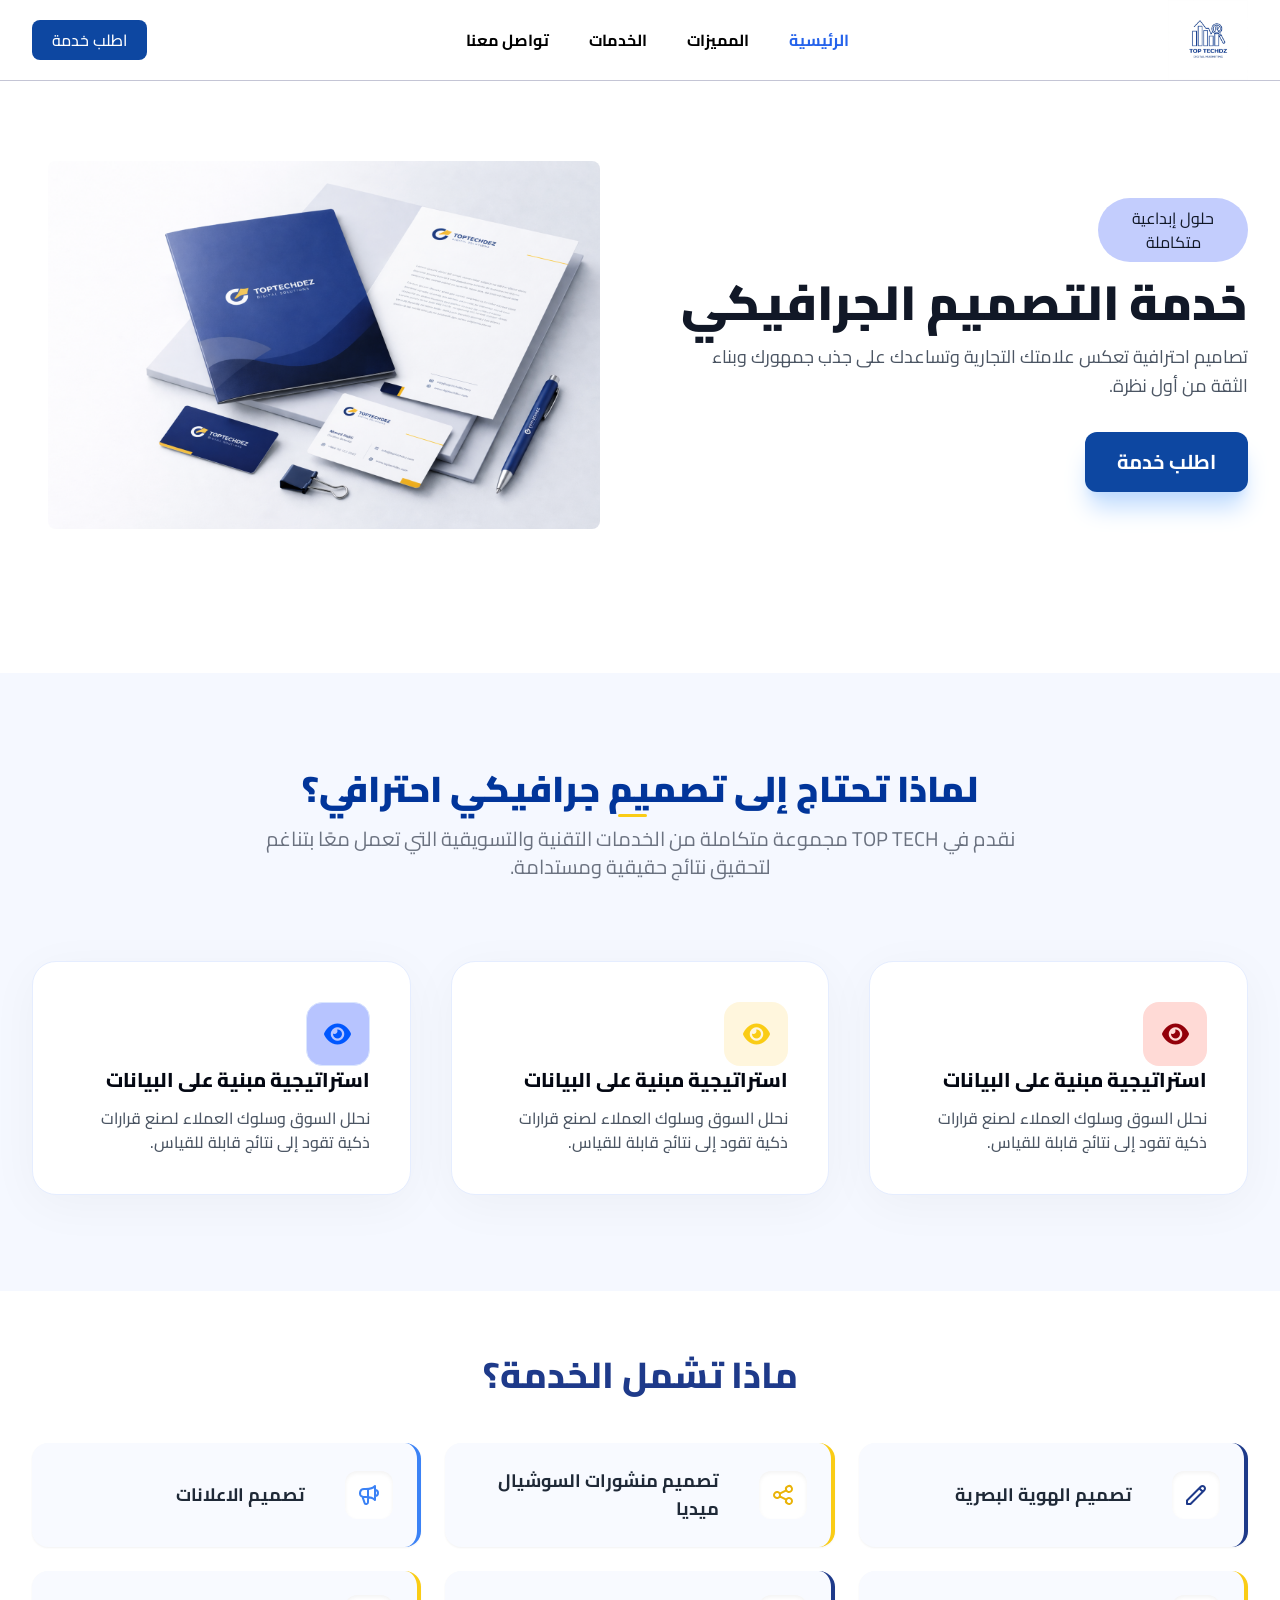
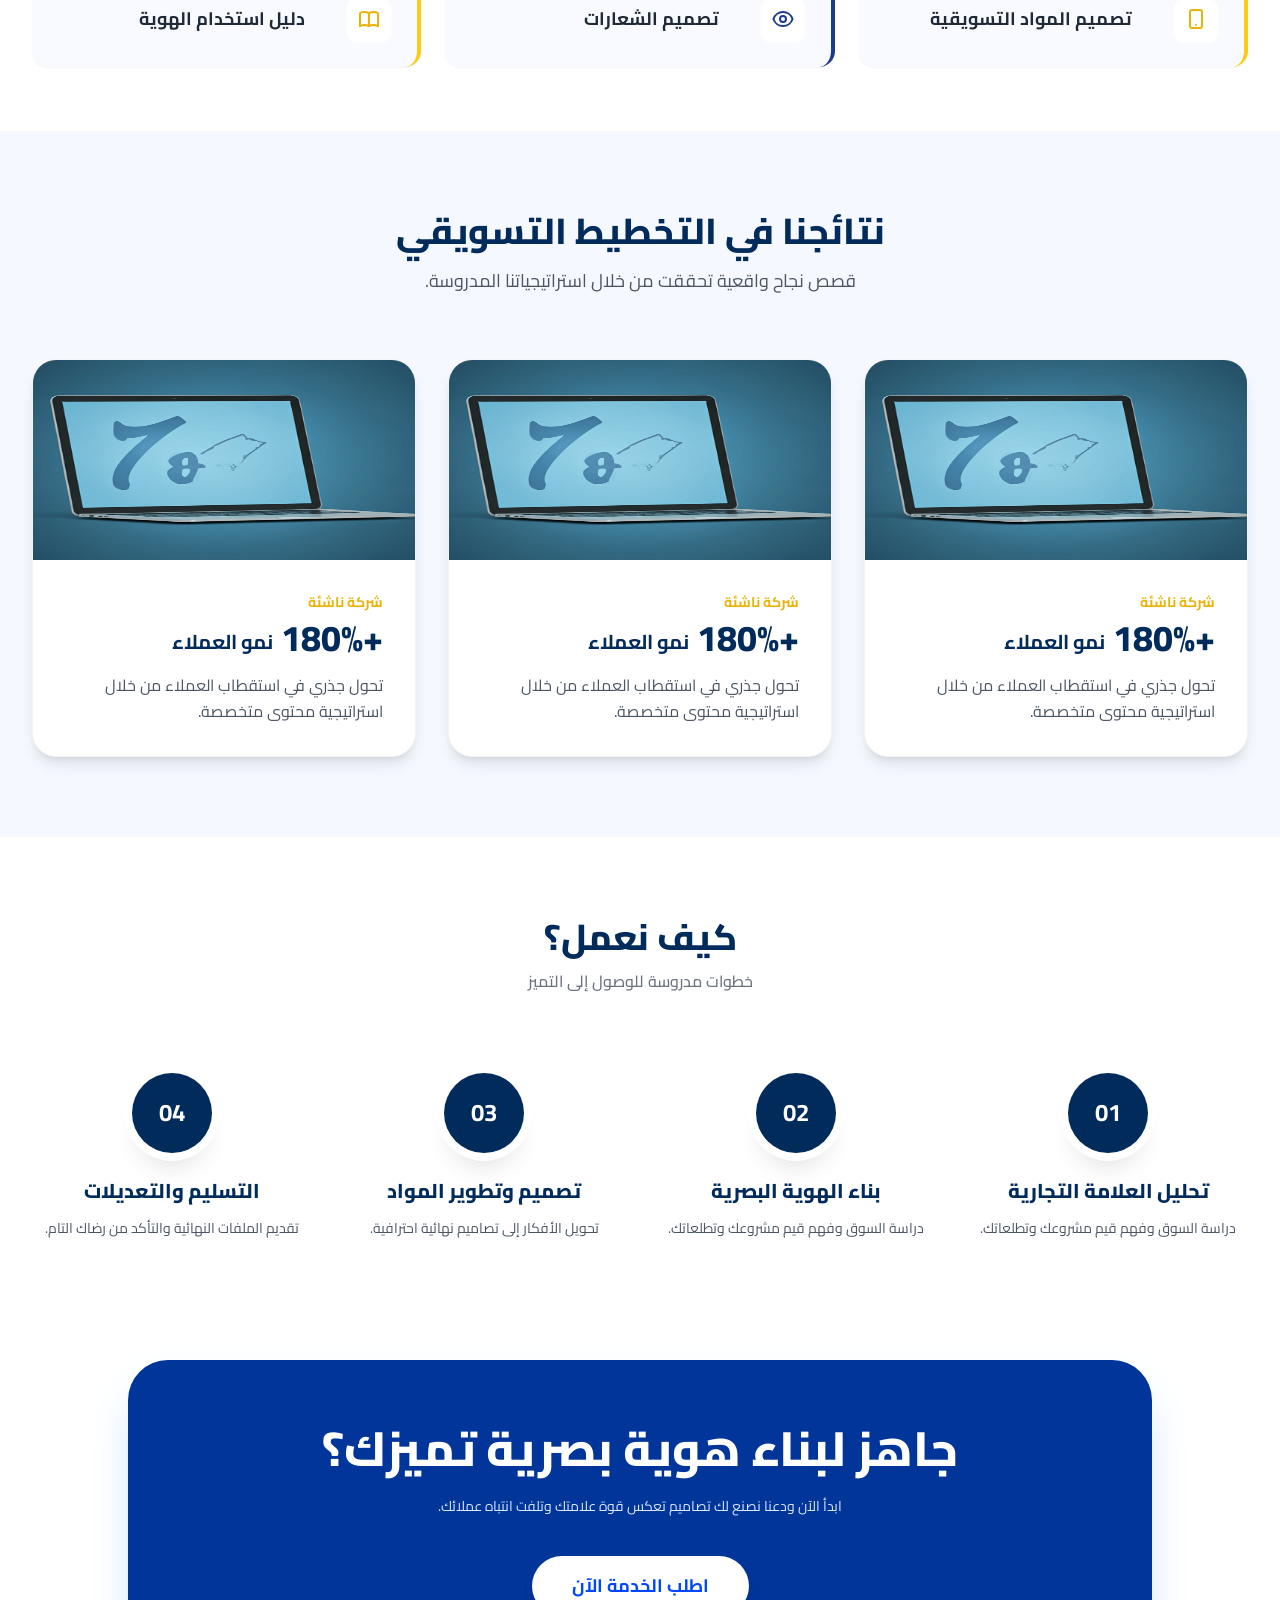
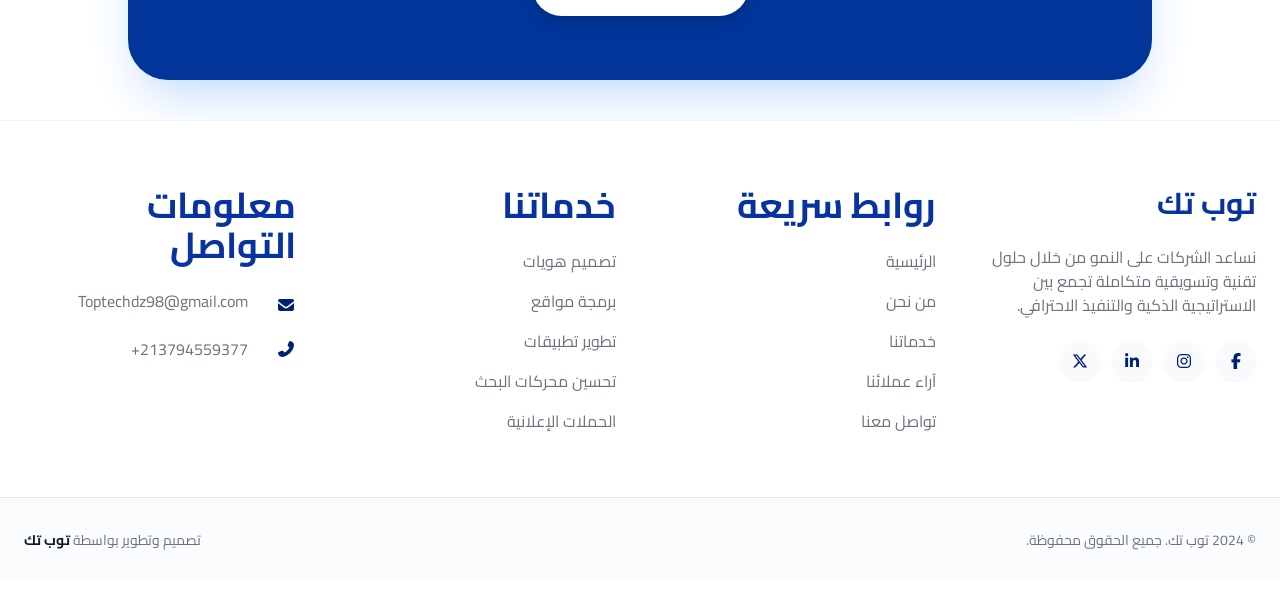
<file: services.html>
<!DOCTYPE html>
    <html lang="en">
    <head>
        <meta charset="UTF-8">

        <meta name="viewport" content="width=device-width, initial-scale=1.0">
        <title>Document</title>
        <style>
            .why-need-header{
                position: relative;
            }
            .why-need-header::after{
              content: "";
    position: absolute;
    width: 29px;
    height: 3px;
    background-color: #FACC15;
    top: 45px;
    right: 601px;
    border-radius: 20px;
            }
@media(max-width:700px){
            .why-need-header::after{
                    top: 32px;
    right: 214px;
            }}
        </style>
      <link rel="stylesheet" crossorigin href="assets/input-DmdNXFkk.css">
    </head>
    <body dir="rtl" class="font-cairo antialiased text-gray-900 bg-white">
<header class="sticky top-0 z-[100] bg-white border-b border-[rgba(196,197,213,1)]">
  <div class="max-w-7xl mx-auto px-4 sm:px-6 lg:px-8">
    <div class="flex justify-between items-center h-20">
      
      <div class="flex-shrink-0 flex items-center fadeInUp">
        <img src="img/logo.png" alt="" class="h-20">
      </div>

      <nav class="hidden lg:flex space-x-reverse space-x-10">
        <a href="#" class="text-blue-600 font-bold ">الرئيسية</a>
        <a href="#" class="text-[rgba(0,0,0,1)] font-bold hover:text-blue-600 transition">المميزات</a>
        <a href="#" class="text-[rgba(0,0,0,1)] font-bold hover:text-blue-600 transition">الخدمات</a>
        <a href="#" class="text-[rgba(0,0,0,1)] font-bold hover:text-blue-600 transition">تواصل معنا</a>
      </nav>
      <div class="flex items-center gap-3">
        <a href="#" class="hidden sm:block bg-el-bg text-white px-5 py-2 rounded-lg font-medium hover:bg-blue-700 transition">
          اطلب خدمة
        </a>
        <button id="mobile-menu-button" class="lg:hidden p-2 rounded-md text-gray-600 hover:bg-gray-100 focus:outline-none">
          <svg class="h-8 w-8" fill="none" viewBox="0 0 24 24" stroke="currentColor">
            <path stroke-linecap="round" stroke-linejoin="round" stroke-width="2" d="M4 6h16M4 12h16m-7 6h7" />
          </svg>
        </button>
      </div>
    </div>
  </div>
  <div id="mobile-menu" class="hidden lg:hidden absolute top-20 inset-x-0 bg-white shadow-xl border-b border-gray-100 transition-all duration-300 ease-in-out">
    <div class="px-4 pt-2 pb-6 space-y-1 bg-white">
      <a href="#" class="block px-3 py-4 text-base font-medium text-blue-600 bg-blue-50 rounded-md">الرئيسية</a>
      <a href="#" class="block px-3 py-4 text-base font-medium text-gray-600 hover:text-blue-600 hover:bg-gray-50 rounded-md border-b border-gray-50">المميزات</a>
      <a href="#" class="block px-3 py-4 text-base font-medium text-gray-600 hover:text-blue-600 hover:bg-gray-50 rounded-md border-b border-gray-50">الخدمات</a>
      <a href="#" class="block px-3 py-4 text-base font-medium text-gray-600 hover:text-blue-600 hover:bg-gray-50 rounded-md border-b border-gray-50">تواصل معنا</a>
      
      <div class="pt-4">
        <a href="#" class="block w-full text-center bg-el-bg text-white px-5 py-3 rounded-lg font-medium">اطلب خدمة الآن</a>
      </div>
    </div>
  </div>
</header>
<!-- hreo -->
<section  class="relative bg-white pt-16 pb-32 overflow-hidden">
  <div class="max-w-7xl mx-auto px-4 sm:px-6 lg:px-8 relative z-10">
    
    <div class="grid grid-cols-1 lg:grid-cols-2 gap-12 items-center">
      
      <div class="text-center lg:text-right space-y-8 animate-fade-in-up">
        <div class="space-y-4">
            <span class="bg-[#C3CDFD] w-[150px] p-2 rounded-full text-center block m-auto lg:m-0">حلول إبداعية متكاملة</span>
          <h1 class="text-4xl md:text-5xl font-black text-gray-900 leading-tight mb-2">
     خدمة التصميم
الجرافيكي
          </h1>
          <p class="text-lg text-gray-600 max-w-xl leading-relaxed">
        تصاميم احترافية تعكس علامتك التجارية وتساعدك على جذب جمهورك وبناء
الثقة من أول نظرة.   </p>
        </div>
        <div class="flex flex-wrap justify-center lg:justify-start gap-4">
          <a href="" class=" bg-el-bg text-white px-8 py-4 
          rounded-xl font-bold flex  items-center gap-10 hover:scale-105 transition-transform shadow-xl shadow-blue-200">
          <span class="font-cairo text-xl">  اطلب خدمة</span>  </a>
       
        </div>
      </div>
      <div class="relative group lg:block animate-fade-in-up ">
        <div class="relative   p-4 transform transition-all duration-500 group-hover:rotate-1 group-hover:scale-[1.02]">
          <img src="img/serives.png" alt="Analytics" class=" w-full animate-wiggle rounded-lg">
        </div>
      </div>
    </div>
  </div>
</section>
<!-- why need -->
<section class="relative py-24 overflow-hidden  bg-[rgba(245,248,255,1)]" >
  <div class="max-w-7xl mx-auto px-4 sm:px-6 lg:px-8 relative z-10  ">
    <div class="text-center mb-20 space-y-4 animate-fade-in-up">
      <h2 class="text-2xl md:text-4xl font-black text-[#01359A] leading-tight why-need-header">
لماذا تحتاج إلى تصميم جرافيكي احترافي؟
      </h2>
      <p class="text-gray-500 max-w-3xl mx-auto text-lg md:text-xl">
  نقدم في TOP TECH مجموعة متكاملة من الخدمات التقنية والتسويقية التي تعمل
معًا بتناغم لتحقيق نتائج حقيقية ومستدامة.      </p>
    </div>

    <div class="grid grid-cols-1 md:grid-cols-2 lg:grid-cols-3 gap-6 md:gap-10">
      <!-- first -->
 <div class=" bg-white p-8 md:p-10  items-center rounded-[1.5rem] border border-[#e5edff] shadow-[0_10px_50px_rgba(0,0,0,0.04)] hover:shadow-2xl hover:-translate-y-2 transition-all duration-300 animate-fade-in-up group relative overflow-hidden">
  
  <div class="absolute inset-0 bg-gradient-to-b from-[rgba(221,230,255,1)] to-[rgba(255,255,255,1)] -z-10 opacity-0 group-hover:opacity-100 transition-opacity duration-500"></div>

  <div class="bg-[rgba(255,218,214,1)]  lg:m-0 m-auto   w-16 h-16 rounded-2xl flex items-center justify-center mb-6 text-[#93000A]  group-hover:bg-[#0057ff] group-hover:text-white transition-colors duration-300">
     <i class="fas fa-eye text-2xl"></i>
  </div>
  
  <div class="text-center lg:text-right relative z-10">
      <h3 class="text-xl font-extrabold text-gray-950 mb-3 group-hover:text-[#0057ff] transition-colors">
          استراتيجية مبنية على البيانات
      </h3>
      <p class="text-gray-600 leading-relaxed text-sm md:text-base font-medium">
          نحلل السوق وسلوك العملاء لصنع قرارات ذكية تقود إلى نتائج قابلة للقياس.
      </p>
  </div>
</div>
      <!-- second -->
 <div class=" bg-white p-8 md:p-10  items-center rounded-[1.5rem] border border-[#e5edff] shadow-[0_10px_50px_rgba(0,0,0,0.04)] hover:shadow-2xl hover:-translate-y-2 transition-all duration-300 animate-fade-in-up group relative overflow-hidden">
  
  <div class="absolute inset-0 bg-gradient-to-b from-[rgba(221,230,255,1)] to-[rgba(255,255,255,1)] -z-10 opacity-0 group-hover:opacity-100 transition-opacity duration-500"></div>

  <div class="bg-[#FFE08F4D]    lg:m-0 m-auto  w-16 h-16 rounded-2xl flex items-center justify-center mb-6 text-[#FACC15]  group-hover:bg-[#0057ff] group-hover:text-white transition-colors duration-300">
     <i class="fas fa-eye text-2xl"></i>
  </div>
  
  <div class="text-center lg:text-right relative z-10">
      <h3 class="text-xl font-extrabold text-gray-950 mb-3 group-hover:text-[#0057ff] transition-colors">
          استراتيجية مبنية على البيانات
      </h3>
      <p class="text-gray-600 leading-relaxed text-sm md:text-base font-medium">
          نحلل السوق وسلوك العملاء لصنع قرارات ذكية تقود إلى نتائج قابلة للقياس.
      </p>
  </div>
</div>     
<!-- three -->
 <div class=" bg-white p-8 md:p-10  items-center rounded-[1.5rem] border border-[#e5edff] shadow-[0_10px_50px_rgba(0,0,0,0.04)] hover:shadow-2xl hover:-translate-y-2 transition-all duration-300 animate-fade-in-up group relative overflow-hidden">
  
  <div class="absolute inset-0 bg-gradient-to-b from-[rgba(221,230,255,1)] to-[rgba(255,255,255,1)] -z-10 opacity-0 group-hover:opacity-100 transition-opacity duration-500"></div>

  <div class="bg-[#B7C4FF]   lg:m-0 m-auto  w-16 h-16 rounded-2xl flex items-center justify-center mb-6 text-[#0057ff] border border-[#dbe6fe] group-hover:bg-[#0057ff] group-hover:text-white transition-colors duration-300">
     <i class="fas fa-eye text-2xl"></i>
  </div>
  
  <div class="text-center lg:text-right relative z-10">
      <h3 class="text-xl font-extrabold text-gray-950 mb-3 group-hover:text-[#0057ff] transition-colors">
          استراتيجية مبنية على البيانات
      </h3>
      <p class="text-gray-600 leading-relaxed text-sm md:text-base font-medium">
          نحلل السوق وسلوك العملاء لصنع قرارات ذكية تقود إلى نتائج قابلة للقياس.
      </p>
  </div>
</div>
    </div>
  </div>
</section>
<!-- include -->
<section class="py-16 bg-white dir-rtl" dir="rtl">
  <div class="max-w-7xl mx-auto px-4 sm:px-6 lg:px-8">
    
    <div class="text-center mb-12">
      <h2 class="text-3xl md:text-4xl font-extrabold text-[#1e3a8a] mb-4">
        ماذا تشمل الخدمة؟
      </h2>
    </div>

    <div class="grid grid-cols-1 md:grid-cols-2 lg:grid-cols-3 gap-6">
      
      <div class=" flex items-center  gap-10 p-6 bg-[#f8faff] rounded-2xl border-r-4 border-[#1e3a8a] shadow-sm hover:shadow-md transition-all duration-300">
         <div class="text-[#1e3a8a] bg-white p-3 rounded-xl shadow-inner">
          <svg xmlns="http://www.w3.org/2000/svg" class="w-6 h-6" fill="none" viewBox="0 0 24 24" stroke="currentColor">
            <path stroke-linecap="round" stroke-linejoin="round" stroke-width="2" d="M15.232 5.232l3.536 3.536m-2.036-5.036a2.5 2.5 0 113.536 3.536L6.5 21.036H3v-3.572L16.732 3.732z" />
          </svg>
        </div>
        <h3 class="text-lg font-bold text-gray-800 group-hover:text-[#1e3a8a] transition-colors">تصميم الهوية البصرية</h3>
      </div>
      <div class="group flex items-center  gap-10  p-6 bg-[#f8faff] rounded-2xl border-r-4 border-yellow-400 shadow-sm hover:shadow-md transition-all duration-300">
       <div class="text-yellow-500 bg-white p-3 rounded-xl shadow-inner">
          <svg xmlns="http://www.w3.org/2000/svg" class="w-6 h-6" fill="none" viewBox="0 0 24 24" stroke="currentColor">
            <path stroke-linecap="round" stroke-linejoin="round" stroke-width="2" d="M8.684 13.342C8.886 12.938 9 12.482 9 12c0-.482-.114-.938-.316-1.342m0 2.684a3 3 0 110-2.684m0 2.684l6.632 3.316m-6.632-6l6.632-3.316m0 0a3 3 0 105.367-2.684 3 3 0 00-5.367 2.684zm0 9.316a3 3 0 105.368 2.684 3 3 0 00-5.368-2.684z" />
          </svg>
        </div>
        <h3 class="text-lg font-bold text-gray-800 group-hover:text-yellow-600 transition-colors">تصميم منشورات السوشيال ميديا</h3>
      </div>
      <div class="group flex items-center gap-10 p-6 bg-[#f8faff] rounded-2xl border-r-4 border-blue-500 shadow-sm hover:shadow-md transition-all duration-300">
       <div class="text-blue-500 bg-white p-3 rounded-xl shadow-inner">
          <svg xmlns="http://www.w3.org/2000/svg" class="w-6 h-6" fill="none" viewBox="0 0 24 24" stroke="currentColor">
            <path stroke-linecap="round" stroke-linejoin="round" stroke-width="2" d="M11 5.882V19.24a1.76 1.76 0 01-3.417.592l-2.147-6.15M18 13a3 3 0 100-6M5.436 13.683A4.001 4.001 0 017 6h1.832c4.1 0 7.625-1.234 9.168-3v14c-1.543-1.766-5.067-3-9.168-3H7a3.988 3.988 0 01-1.564-.317z" />
          </svg>
        </div>
        <h3 class="text-lg font-bold text-gray-800 group-hover:text-blue-600 transition-colors">تصميم الاعلانات</h3>
       
      </div>
      <div class="group flex items-center gap-10 p-6 bg-[#f8faff] rounded-2xl border-r-4 border-yellow-400 shadow-sm hover:shadow-md transition-all duration-300">
           <div class="text-yellow-500 bg-white p-3 rounded-xl shadow-inner">
          <svg xmlns="http://www.w3.org/2000/svg" class="w-6 h-6" fill="none" viewBox="0 0 24 24" stroke="currentColor">
            <path stroke-linecap="round" stroke-linejoin="round" stroke-width="2" d="M12 18h.01M8 21h8a2 2 0 002-2V5a2 2 0 00-2-2H8a2 2 0 00-2 2v14a2 2 0 002 2z" />
          </svg>
        </div>
        <h3 class="text-lg font-bold text-gray-800 group-hover:text-yellow-600 transition-colors">تصميم المواد التسويقية</h3>
     
      </div>
      <div class="group flex items-center gap-10 p-6 bg-[#f8faff] rounded-2xl border-r-4 border-[#1e3a8a] shadow-sm hover:shadow-md transition-all duration-300">
        <div class="text-[#1e3a8a] bg-white p-3 rounded-xl shadow-inner">
          <svg xmlns="http://www.w3.org/2000/svg" class="w-6 h-6" fill="none" viewBox="0 0 24 24" stroke="currentColor">
            <path stroke-linecap="round" stroke-linejoin="round" stroke-width="2" d="M15 12a3 3 0 11-6 0 3 3 0 016 0z" />
            <path stroke-linecap="round" stroke-linejoin="round" stroke-width="2" d="M2.458 12C3.732 7.943 7.523 5 12 5c4.478 0 8.268 2.943 9.542 7-1.274 4.057-5.064 7-9.542 7-4.477 0-8.268-2.943-9.542-7z" />
          </svg>
        </div> <h3 class="text-lg font-bold text-gray-800 group-hover:text-[#1e3a8a] transition-colors">تصميم الشعارات</h3>
       
      </div>

      <div class="group flex items-center gap-10 p-6 bg-[#f8faff] rounded-2xl border-r-4 border-yellow-400 shadow-sm hover:shadow-md transition-all duration-300">
         <div class="text-yellow-500 bg-white p-3 rounded-xl shadow-inner">
          <svg xmlns="http://www.w3.org/2000/svg" class="w-6 h-6" fill="none" viewBox="0 0 24 24" stroke="currentColor">
            <path stroke-linecap="round" stroke-linejoin="round" stroke-width="2" d="M12 6.253v13m0-13C10.832 5.477 9.246 5 7.5 5S4.168 5.477 3 6.253v13C4.168 18.477 5.754 18 7.5 18s3.332.477 4.5 1.253m0-13C13.168 5.477 14.754 5 16.5 5c1.747 0 3.332.477 4.5 1.253v13C19.832 18.477 18.247 18 16.5 18c-1.746 0-3.332.477-4.5 1.253" />
          </svg>
        </div>
            <h3 class="text-lg font-bold text-gray-800 group-hover:text-yellow-600 transition-colors">دليل استخدام الهوية</h3>
   
      </div>

    </div>
  </div>
</section>
<!-- portifiolo -->
<section class="py-16 md:py-20 bg-[#F5F8FF]" dir="rtl">
  <div class="max-w-7xl mx-auto px-4 sm:px-6 lg:px-8">
    
    <div class="text-center mb-16">
      <h2 class="text-3xl md:text-4xl font-extrabold text-[#002B5B] mb-4">
        نتائجنا في التخطيط التسويقي
      </h2>
      <p class="text-lg text-gray-600 max-w-2xl mx-auto">
        قصص نجاح واقعية تحققت من خلال استراتيجياتنا المدروسة.
      </p>
    </div>

    <div class="grid grid-cols-1 md:grid-cols-2 lg:grid-cols-3 gap-8">
      <!-- first -->
      <div class="bg-white rounded-3xl overflow-hidden shadow-lg border border-gray-100 transform transition-all duration-300 hover:-translate-y-2 hover:shadow-2xl">
        <div class="aspect-w-16 aspect-h-9 flex items-end">
          <img src="img/service2_2.png" alt="رسم بياني للنمو" class="w-full h-[200px] object-fill">
        </div>
        <div class="p-8 lg:text-right text-center">
          <p class="text-sm font-bold text-yellow-500 mb-2">شركة ناشئة</p>
          <h3 class="text-4xl font-extrabold text-[#002B5B] mb-2 leading-none">
            +180% <span class="text-xl font-bold align-middle">نمو العملاء</span>
          </h3>
          <p class="text-gray-600 text-base leading-relaxed mt-4">
            تحول جذري في استقطاب العملاء من خلال استراتيجية محتوى متخصصة.
          </p>
        </div>
      </div>
   <!-- first -->
      <div class="bg-white rounded-3xl overflow-hidden shadow-lg border border-gray-100 transform transition-all duration-300 hover:-translate-y-2 hover:shadow-2xl">
        <div class="aspect-w-16 aspect-h-9 flex items-end">
          <img src="img/service2_2.png" alt="رسم بياني للنمو" class="w-full h-[200px] object-fill">
        </div>
        <div class="p-8 lg:text-right text-center">
          <p class="text-sm font-bold text-yellow-500 mb-2">شركة ناشئة</p>
          <h3 class="text-4xl font-extrabold text-[#002B5B] mb-2 leading-none">
            +180% <span class="text-xl font-bold align-middle">نمو العملاء</span>
          </h3>
          <p class="text-gray-600 text-base leading-relaxed mt-4">
            تحول جذري في استقطاب العملاء من خلال استراتيجية محتوى متخصصة.
          </p>
        </div>
      </div>
   <!-- first -->
      <div class="bg-white rounded-3xl overflow-hidden shadow-lg border border-gray-100 transform transition-all duration-300 hover:-translate-y-2 hover:shadow-2xl">
        <div class="aspect-w-16 aspect-h-9 flex items-end">
          <img src="img/service2_2.png" alt="رسم بياني للنمو" class="w-full h-[200px] object-fill">
        </div>
        <div class="p-8 lg:text-right text-center">
          <p class="text-sm font-bold text-yellow-500 mb-2">شركة ناشئة</p>
          <h3 class="text-4xl font-extrabold text-[#002B5B] mb-2 leading-none">
            +180% <span class="text-xl font-bold align-middle">نمو العملاء</span>
          </h3>
          <p class="text-gray-600 text-base leading-relaxed mt-4">
            تحول جذري في استقطاب العملاء من خلال استراتيجية محتوى متخصصة.
          </p>
        </div>
      </div>


    </div>
  </div>
</section>
<!-- how work -->
<section class="py-20 bg-white" dir="rtl">
  <div class="max-w-7xl mx-auto px-4 sm:px-6 lg:px-8">
    
    <div class="text-center mb-20">
      <h2 class="text-3xl md:text-4xl font-extrabold text-[#002B5B] mb-3">
        كيف نعمل؟
      </h2>
      <p class="text-gray-500 font-medium">خطوات مدروسة للوصول إلى التميز</p>
    </div>

    <div class="relative">
      
      <div class="hidden lg:block absolute top-10 left-0 right-0 h-0.5 bg-gray-100 -z-10"></div>

      <div class="grid grid-cols-1 md:grid-cols-2 lg:grid-cols-4 gap-12 lg:gap-8">
        
        <div class="flex flex-col items-center text-center group">
          <div class="w-20 h-20 rounded-full bg-[#002B5B] text-white flex items-center justify-center text-2xl font-bold mb-6 shadow-xl group-hover:scale-110 transition-transform duration-300 ring-8 ring-white">
            01
          </div>
          <h3 class="text-xl font-extrabold text-[#002B5B] mb-3">تحليل العلامة التجارية</h3>
          <p class="text-gray-600 leading-relaxed text-sm">
            دراسة السوق وفهم قيم مشروعك وتطلعاتك.
          </p>
        </div>

        <div class="flex flex-col items-center text-center group">
          <div class="w-20 h-20 rounded-full bg-[#002B5B] text-white flex items-center justify-center text-2xl font-bold mb-6 shadow-xl group-hover:scale-110 transition-transform duration-300 ring-8 ring-white">
            02
          </div>
          <h3 class="text-xl font-extrabold text-[#002B5B] mb-3">بناء الهوية البصرية</h3>
          <p class="text-gray-600 leading-relaxed text-sm">
            دراسة السوق وفهم قيم مشروعك وتطلعاتك.
          </p>
        </div>

        <div class="flex flex-col items-center text-center group">
          <div class="w-20 h-20 rounded-full bg-[#002B5B] text-white flex items-center justify-center text-2xl font-bold mb-6 shadow-xl group-hover:scale-110 transition-transform duration-300 ring-8 ring-white">
            03
          </div>
          <h3 class="text-xl font-extrabold text-[#002B5B] mb-3">تصميم وتطوير المواد</h3>
          <p class="text-gray-600 leading-relaxed text-sm">
            تحويل الأفكار إلى تصاميم نهائية احترافية.
          </p>
        </div>

        <div class="flex flex-col items-center text-center group">
          <div class="w-20 h-20 rounded-full bg-[#002B5B] text-white flex items-center justify-center text-2xl font-bold mb-6 shadow-xl group-hover:scale-110 transition-transform duration-300 ring-8 ring-white">
            04
          </div>
          <h3 class="text-xl font-extrabold text-[#002B5B] mb-3">التسليم والتعديلات</h3>
          <p class="text-gray-600 leading-relaxed text-sm">
            تقديم الملفات النهائية والتأكد من رضاك التام.
          </p>
        </div>

      </div>
    </div>
  </div>
</section>

<section class="py-10 px-4">
  <div class="max-w-5xl mx-auto bg-[#01359A] rounded-[2.5rem] p-10 md:p-16 text-center shadow-2xl shadow-blue-200">
    <h2 class="text-3xl md:text-5xl font-extrabold text-white mb-6">
      جاهز لبناء هوية بصرية تميزك؟
    </h2>
    <p class="text-blue-100 text-lg md:text-sm mb-10 max-w-2xl mx-auto leading-relaxed">
      ابدأ الآن ودعنا نصنع لك تصاميم تعكس قوة علامتك وتلفت انتباه عملائك.
    </p>
    <button class="bg-white text-[#0047FF] px-10 py-4 rounded-full font-bold text-lg hover:bg-gray-100 transition-all transform hover:scale-105 shadow-lg">
      اطلب الخدمة الآن
    </button>
  </div>
</section>
<footer class="bg-white pt-16 pb-8 border-t border-gray-100" dir="rtl" style="font-family: 'Cairo', sans-serif;">
  <div class="max-w-7xl mx-auto px-6">
    
    <div class="grid grid-cols-1 sm:grid-cols-2 lg:grid-cols-4 gap-12 mb-16">
      
      <div class="space-y-6">
        <h3 class="text-3xl text-[#0633a0] font-bold">توب تك</h3>
        <p class="text-gray-500 leading-relaxed text-sm md:text-base">
          نساعد الشركات على النمو من خلال حلول تقنية وتسويقية متكاملة تجمع بين الاستراتيجية الذكية والتنفيذ الاحترافي.
        </p>
        <div class="flex items-center gap-3">
          <a href="#" class="w-10 h-10 flex items-center justify-center rounded-full bg-gray-50 text-[rgba(0,32,113,1)]  hover:bg-[#0057ff] hover:text-white transition-all shadow-sm">
            <i class="fab fa-facebook-f"></i>
          </a>
          <a href="#" class="w-10 h-10 flex items-center justify-center rounded-full bg-gray-50 text-[rgba(0,32,113,1)]  hover:bg-[#0057ff] hover:text-white transition-all shadow-sm">
            <i class="fab fa-instagram"></i>
          </a>
          <a href="#" class="w-10 h-10 flex items-center justify-center rounded-full bg-gray-50 text-[rgba(0,32,113,1)]  hover:bg-[#0057ff] hover:text-white transition-all shadow-sm">
            <i class="fab fa-linkedin-in"></i>
          </a>
          <a href="#" class="w-10 h-10 flex items-center justify-center rounded-full bg-gray-50 text-[rgba(0,32,113,1)]  hover:bg-[#0057ff] hover:text-white transition-all shadow-sm">
            <i class="fab fa-x-twitter"></i>
          </a>
        </div>
      </div>

      <div class="space-y-6">
        <h3 class="text-4xl text-[#0633a0] font-bold">روابط سريعة</h3>
        <ul class="space-y-4">
          <li><a href="#" class="text-gray-500 hover:text-[#0057ff] hover:pr-2 transition-all">الرئيسية</a></li>
          <li><a href="#" class="text-gray-500 hover:text-[#0057ff] hover:pr-2 transition-all">من نحن</a></li>
          <li><a href="#" class="text-gray-500 hover:text-[#0057ff] hover:pr-2 transition-all">خدماتنا</a></li>
          <li><a href="#" class="text-gray-500 hover:text-[#0057ff] hover:pr-2 transition-all">آراء عملائنا</a></li>
          <li><a href="#" class="text-gray-500 hover:text-[#0057ff] hover:pr-2 transition-all">تواصل معنا</a></li>
        </ul>
      </div>

      <div class="space-y-6">
        <h3 class="text-4xl text-[#0633a0] font-bold">خدماتنا</h3>
        <ul class="space-y-4">
          <li><a href="#" class="text-gray-500 hover:text-[#0057ff] hover:pr-2 transition-all">تصميم هويات</a></li>
          <li><a href="#" class="text-gray-500 hover:text-[#0057ff] hover:pr-2 transition-all">برمجة مواقع</a></li>
          <li><a href="#" class="text-gray-500 hover:text-[#0057ff] hover:pr-2 transition-all">تطوير تطبيقات</a></li>
          <li><a href="#" class="text-gray-500 hover:text-[#0057ff] hover:pr-2 transition-all">تحسين محركات البحث</a></li>
          <li><a href="#" class="text-gray-500 hover:text-[#0057ff] hover:pr-2 transition-all">الحملات الإعلانية</a></li>
        </ul>
      </div>

      <div class="space-y-6">
        <h3 class="text-4xl text-[#0633a0] font-bold">معلومات التواصل</h3>
        <ul class="space-y-5">
          <li class="flex items-start gap-7">
            <span class="text-[rgba(0,32,113,1)] mt-1"><i class="fas fa-envelope"></i></span>
            <span class="text-gray-500 break-all">Toptechdz98@gmail.com</span>
          </li>
          <li class="flex items-center gap-7">
            <span class="text-[rgba(0,32,113,1)] "><i class="fas fa-phone-alt"></i></span>
            <span class="text-gray-500" dir="ltr">+213794559377</span>
          </li>
        </ul>
      </div>

    </div>

  </div>
  
<section class="w-full px-6 py-8 border-t bg-slate-50/50 border-gray-200">
    <div class="max-w-7xl mx-auto flex flex-col md:flex-row justify-between items-center gap-4 text-center md:text-left">
        
        <p class="text-gray-500 text-sm">
            © 2024 توب تك. جميع الحقوق محفوظة.
        </p>

        <p class="text-gray-500 text-sm">
            تصميم وتطوير بواسطة <span class="text-gray-900 font-bold">توب تك</span>
        </p>
        
    </div>
</section>
<script>
  const btn = document.getElementById('mobile-menu-button');
  const menu = document.getElementById('mobile-menu');
  btn.addEventListener('click', () => {
    menu.classList.toggle('hidden');
  });
</script>
</body>

</html>
</file>
<file: assets/input-DmdNXFkk.css>
@import "https://fonts.googleapis.com/css2?family=Cairo:wght@200..1000&display=swap";.fa-solid,.fa-regular,.fa-brands,.fa-classic,.fas,.far,.fab,.fa{--_fa-family:var(--fa-family,var(--fa-style-family,"Font Awesome 7 Free"));-webkit-font-smoothing:antialiased;-moz-osx-font-smoothing:grayscale;display:var(--fa-display,inline-block);font-family:var(--_fa-family);font-feature-settings:normal;font-synthesis:none;font-variant:normal;font-style:normal;font-weight:var(--fa-style,900);text-align:center;text-rendering:auto;width:var(--fa-width,1.25em);line-height:1}:is(.fas,.far,.fab,.fa-solid,.fa-regular,.fa-brands,.fa-classic,.fa):before{content:var(--fa)/""}@supports not (content:""/""){:is(.fas,.far,.fab,.fa-solid,.fa-regular,.fa-brands,.fa-classic,.fa):before{content:var(--fa)}}.fa-1x{font-size:1em}.fa-2x{font-size:2em}.fa-3x{font-size:3em}.fa-4x{font-size:4em}.fa-5x{font-size:5em}.fa-6x{font-size:6em}.fa-7x{font-size:7em}.fa-8x{font-size:8em}.fa-9x{font-size:9em}.fa-10x{font-size:10em}.fa-2xs{vertical-align:.225em;font-size:.625em;line-height:.1em}.fa-xs{vertical-align:.125em;font-size:.75em;line-height:.0833333em}.fa-sm{vertical-align:.0535715em;font-size:.875em;line-height:.0714286em}.fa-lg{vertical-align:-.075em;font-size:1.25em;line-height:.05em}.fa-xl{vertical-align:-.125em;font-size:1.5em;line-height:.0416667em}.fa-2xl{vertical-align:-.1875em;font-size:2em;line-height:.03125em}.fa-width-auto{--fa-width:auto}.fa-fw,.fa-width-fixed{--fa-width:1.25em}.fa-ul{margin-inline-start:var(--fa-li-margin,2.5em);padding-inline-start:0;list-style-type:none}.fa-ul>li{position:relative}.fa-li{text-align:center;width:var(--fa-li-width,2em);line-height:inherit;position:absolute;inset-inline-start:calc(-1 * var(--fa-li-width,2em))}.fa-border{border-color:var(--fa-border-color,#eee);border-radius:var(--fa-border-radius,.1em);border-style:var(--fa-border-style,solid);border-width:var(--fa-border-width,.0625em);box-sizing:var(--fa-border-box-sizing,content-box);padding:var(--fa-border-padding,.1875em .25em)}.fa-pull-left,.fa-pull-start{float:inline-start;margin-inline-end:var(--fa-pull-margin,.3em)}.fa-pull-right,.fa-pull-end{float:inline-end;margin-inline-start:var(--fa-pull-margin,.3em)}.fa-beat{animation-name:fa-beat;animation-delay:var(--fa-animation-delay,0s);animation-direction:var(--fa-animation-direction,normal);animation-duration:var(--fa-animation-duration,1s);animation-iteration-count:var(--fa-animation-iteration-count,infinite);animation-timing-function:var(--fa-animation-timing,ease-in-out)}.fa-bounce{animation-name:fa-bounce;animation-delay:var(--fa-animation-delay,0s);animation-direction:var(--fa-animation-direction,normal);animation-duration:var(--fa-animation-duration,1s);animation-iteration-count:var(--fa-animation-iteration-count,infinite);animation-timing-function:var(--fa-animation-timing,cubic-bezier(.28, .84, .42, 1))}.fa-fade{animation-name:fa-fade;animation-delay:var(--fa-animation-delay,0s);animation-direction:var(--fa-animation-direction,normal);animation-duration:var(--fa-animation-duration,1s);animation-iteration-count:var(--fa-animation-iteration-count,infinite);animation-timing-function:var(--fa-animation-timing,cubic-bezier(.4, 0, .6, 1))}.fa-beat-fade{animation-name:fa-beat-fade;animation-delay:var(--fa-animation-delay,0s);animation-direction:var(--fa-animation-direction,normal);animation-duration:var(--fa-animation-duration,1s);animation-iteration-count:var(--fa-animation-iteration-count,infinite);animation-timing-function:var(--fa-animation-timing,cubic-bezier(.4, 0, .6, 1))}.fa-flip{animation-name:fa-flip;animation-delay:var(--fa-animation-delay,0s);animation-direction:var(--fa-animation-direction,normal);animation-duration:var(--fa-animation-duration,1s);animation-iteration-count:var(--fa-animation-iteration-count,infinite);animation-timing-function:var(--fa-animation-timing,ease-in-out)}.fa-shake{animation-name:fa-shake;animation-delay:var(--fa-animation-delay,0s);animation-direction:var(--fa-animation-direction,normal);animation-duration:var(--fa-animation-duration,1s);animation-iteration-count:var(--fa-animation-iteration-count,infinite);animation-timing-function:var(--fa-animation-timing,linear)}.fa-spin{animation-name:fa-spin;animation-delay:var(--fa-animation-delay,0s);animation-direction:var(--fa-animation-direction,normal);animation-duration:var(--fa-animation-duration,2s);animation-iteration-count:var(--fa-animation-iteration-count,infinite);animation-timing-function:var(--fa-animation-timing,linear)}.fa-spin-reverse{--fa-animation-direction:reverse}.fa-pulse,.fa-spin-pulse{animation-name:fa-spin;animation-direction:var(--fa-animation-direction,normal);animation-duration:var(--fa-animation-duration,1s);animation-iteration-count:var(--fa-animation-iteration-count,infinite);animation-timing-function:var(--fa-animation-timing,steps(8))}@media (prefers-reduced-motion:reduce){.fa-beat,.fa-bounce,.fa-fade,.fa-beat-fade,.fa-flip,.fa-pulse,.fa-shake,.fa-spin,.fa-spin-pulse{transition:none!important;animation:none!important}}@keyframes fa-beat{0%,90%{transform:scale(1)}45%{transform:scale(var(--fa-beat-scale,1.25))}}@keyframes fa-bounce{0%{transform:scale(1)translateY(0)}10%{transform:scale(var(--fa-bounce-start-scale-x,1.1), var(--fa-bounce-start-scale-y,.9)) translateY(0)}30%{transform:scale(var(--fa-bounce-jump-scale-x,.9), var(--fa-bounce-jump-scale-y,1.1)) translateY(var(--fa-bounce-height,-.5em))}50%{transform:scale(var(--fa-bounce-land-scale-x,1.05), var(--fa-bounce-land-scale-y,.95)) translateY(0)}57%{transform:scale(1, 1) translateY(var(--fa-bounce-rebound,-.125em))}64%{transform:scale(1)translateY(0)}to{transform:scale(1)translateY(0)}}@keyframes fa-fade{50%{opacity:var(--fa-fade-opacity,.4)}}@keyframes fa-beat-fade{0%,to{opacity:var(--fa-beat-fade-opacity,.4);transform:scale(1)}50%{opacity:1;transform:scale(var(--fa-beat-fade-scale,1.125))}}@keyframes fa-flip{50%{transform:rotate3d(var(--fa-flip-x,0), var(--fa-flip-y,1), var(--fa-flip-z,0), var(--fa-flip-angle,-180deg))}}@keyframes fa-shake{0%{transform:rotate(-15deg)}4%{transform:rotate(15deg)}8%,24%{transform:rotate(-18deg)}12%,28%{transform:rotate(18deg)}16%{transform:rotate(-22deg)}20%{transform:rotate(22deg)}32%{transform:rotate(-12deg)}36%{transform:rotate(12deg)}40%,to{transform:rotate(0)}}@keyframes fa-spin{0%{transform:rotate(0)}to{transform:rotate(360deg)}}.fa-rotate-90{transform:rotate(90deg)}.fa-rotate-180{transform:rotate(180deg)}.fa-rotate-270{transform:rotate(270deg)}.fa-flip-horizontal{transform:scaleX(-1)}.fa-flip-vertical{transform:scaleY(-1)}.fa-flip-both,.fa-flip-horizontal.fa-flip-vertical{transform:scale(-1)}.fa-rotate-by{transform:rotate(var(--fa-rotate-angle,0))}.fa-stack{vertical-align:middle;width:2.5em;height:2em;line-height:2em;display:inline-block;position:relative}.fa-stack-1x,.fa-stack-2x{--fa-width:100%;text-align:center;width:var(--fa-width);z-index:var(--fa-stack-z-index,auto);position:absolute;inset:0}.fa-stack-1x{line-height:inherit}.fa-stack-2x{font-size:2em}.fa-inverse{color:var(--fa-inverse,#fff)}.fa-0{--fa:"0"}.fa-1{--fa:"1"}.fa-2{--fa:"2"}.fa-3{--fa:"3"}.fa-4{--fa:"4"}.fa-5{--fa:"5"}.fa-6{--fa:"6"}.fa-7{--fa:"7"}.fa-8{--fa:"8"}.fa-9{--fa:"9"}.fa-exclamation{--fa:"!"}.fa-hashtag{--fa:"#"}.fa-dollar-sign,.fa-dollar,.fa-usd{--fa:"$"}.fa-percent,.fa-percentage{--fa:"%"}.fa-asterisk{--fa:"*"}.fa-plus,.fa-add{--fa:"+"}.fa-less-than{--fa:"<"}.fa-equals{--fa:"="}.fa-greater-than{--fa:">"}.fa-question{--fa:"?"}.fa-at{--fa:"@"}.fa-a{--fa:"A"}.fa-b{--fa:"B"}.fa-c{--fa:"C"}.fa-d{--fa:"D"}.fa-e{--fa:"E"}.fa-f{--fa:"F"}.fa-g{--fa:"G"}.fa-h{--fa:"H"}.fa-i{--fa:"I"}.fa-j{--fa:"J"}.fa-k{--fa:"K"}.fa-l{--fa:"L"}.fa-m{--fa:"M"}.fa-n{--fa:"N"}.fa-o{--fa:"O"}.fa-p{--fa:"P"}.fa-q{--fa:"Q"}.fa-r{--fa:"R"}.fa-s{--fa:"S"}.fa-t{--fa:"T"}.fa-u{--fa:"U"}.fa-v{--fa:"V"}.fa-w{--fa:"W"}.fa-x{--fa:"X"}.fa-y{--fa:"Y"}.fa-z{--fa:"Z"}.fa-faucet{--fa:""}.fa-faucet-drip{--fa:""}.fa-house-chimney-window{--fa:""}.fa-house-signal{--fa:""}.fa-temperature-arrow-down,.fa-temperature-down{--fa:""}.fa-temperature-arrow-up,.fa-temperature-up{--fa:""}.fa-trailer{--fa:""}.fa-bacteria{--fa:""}.fa-bacterium{--fa:""}.fa-box-tissue{--fa:""}.fa-hand-holding-medical{--fa:""}.fa-hand-sparkles{--fa:""}.fa-hands-bubbles,.fa-hands-wash{--fa:""}.fa-handshake-slash,.fa-handshake-alt-slash,.fa-handshake-simple-slash{--fa:""}.fa-head-side-cough{--fa:""}.fa-head-side-cough-slash{--fa:""}.fa-head-side-mask{--fa:""}.fa-head-side-virus{--fa:""}.fa-house-chimney-user{--fa:""}.fa-house-laptop,.fa-laptop-house{--fa:""}.fa-lungs-virus{--fa:""}.fa-people-arrows,.fa-people-arrows-left-right{--fa:""}.fa-plane-slash{--fa:""}.fa-pump-medical{--fa:""}.fa-pump-soap{--fa:""}.fa-shield-virus{--fa:""}.fa-sink{--fa:""}.fa-soap{--fa:""}.fa-stopwatch-20{--fa:""}.fa-shop-slash,.fa-store-alt-slash{--fa:""}.fa-store-slash{--fa:""}.fa-toilet-paper-slash{--fa:""}.fa-users-slash{--fa:""}.fa-virus{--fa:""}.fa-virus-slash{--fa:""}.fa-viruses{--fa:""}.fa-vest{--fa:""}.fa-vest-patches{--fa:""}.fa-arrow-trend-down{--fa:""}.fa-arrow-trend-up{--fa:""}.fa-arrow-up-from-bracket{--fa:""}.fa-austral-sign{--fa:""}.fa-baht-sign{--fa:""}.fa-bitcoin-sign{--fa:""}.fa-bolt-lightning{--fa:""}.fa-book-bookmark{--fa:""}.fa-camera-rotate{--fa:""}.fa-cedi-sign{--fa:""}.fa-chart-column{--fa:""}.fa-chart-gantt{--fa:""}.fa-clapperboard{--fa:""}.fa-closed-captioning-slash{--fa:""}.fa-clover{--fa:""}.fa-code-compare{--fa:""}.fa-code-fork{--fa:""}.fa-code-pull-request{--fa:""}.fa-colon-sign{--fa:""}.fa-cruzeiro-sign{--fa:""}.fa-display{--fa:""}.fa-dong-sign{--fa:""}.fa-elevator{--fa:""}.fa-filter-circle-xmark{--fa:""}.fa-florin-sign{--fa:""}.fa-folder-closed{--fa:""}.fa-franc-sign{--fa:""}.fa-guarani-sign{--fa:""}.fa-gun{--fa:""}.fa-hands-clapping{--fa:""}.fa-house-user,.fa-home-user{--fa:""}.fa-indian-rupee-sign,.fa-indian-rupee,.fa-inr{--fa:""}.fa-kip-sign{--fa:""}.fa-lari-sign{--fa:""}.fa-litecoin-sign{--fa:""}.fa-manat-sign{--fa:""}.fa-mask-face{--fa:""}.fa-mill-sign{--fa:""}.fa-money-bills{--fa:""}.fa-naira-sign{--fa:""}.fa-notdef{--fa:""}.fa-panorama{--fa:""}.fa-peseta-sign{--fa:""}.fa-peso-sign{--fa:""}.fa-plane-up{--fa:""}.fa-rupiah-sign{--fa:""}.fa-stairs{--fa:""}.fa-timeline{--fa:""}.fa-truck-front{--fa:""}.fa-turkish-lira-sign,.fa-try,.fa-turkish-lira{--fa:""}.fa-vault{--fa:""}.fa-wand-magic-sparkles,.fa-magic-wand-sparkles{--fa:""}.fa-wheat-awn,.fa-wheat-alt{--fa:""}.fa-wheelchair-move,.fa-wheelchair-alt{--fa:""}.fa-bangladeshi-taka-sign{--fa:""}.fa-bowl-rice{--fa:""}.fa-person-pregnant{--fa:""}.fa-house-chimney,.fa-home-lg{--fa:""}.fa-house-crack{--fa:""}.fa-house-medical{--fa:""}.fa-cent-sign{--fa:""}.fa-plus-minus{--fa:""}.fa-sailboat{--fa:""}.fa-section{--fa:""}.fa-shrimp{--fa:""}.fa-brazilian-real-sign{--fa:""}.fa-chart-simple{--fa:""}.fa-diagram-next{--fa:""}.fa-diagram-predecessor{--fa:""}.fa-diagram-successor{--fa:""}.fa-earth-oceania,.fa-globe-oceania{--fa:""}.fa-bug-slash{--fa:""}.fa-file-circle-plus{--fa:""}.fa-shop-lock{--fa:""}.fa-virus-covid{--fa:""}.fa-virus-covid-slash{--fa:""}.fa-anchor-circle-check{--fa:""}.fa-anchor-circle-exclamation{--fa:""}.fa-anchor-circle-xmark{--fa:""}.fa-anchor-lock{--fa:""}.fa-arrow-down-up-across-line{--fa:""}.fa-arrow-down-up-lock{--fa:""}.fa-arrow-right-to-city{--fa:""}.fa-arrow-up-from-ground-water{--fa:""}.fa-arrow-up-from-water-pump{--fa:""}.fa-arrow-up-right-dots{--fa:""}.fa-arrows-down-to-line{--fa:""}.fa-arrows-down-to-people{--fa:""}.fa-arrows-left-right-to-line{--fa:""}.fa-arrows-spin{--fa:""}.fa-arrows-split-up-and-left{--fa:""}.fa-arrows-to-circle{--fa:""}.fa-arrows-to-dot{--fa:""}.fa-arrows-to-eye{--fa:""}.fa-arrows-turn-right{--fa:""}.fa-arrows-turn-to-dots{--fa:""}.fa-arrows-up-to-line{--fa:""}.fa-bore-hole{--fa:""}.fa-bottle-droplet{--fa:""}.fa-bottle-water{--fa:""}.fa-bowl-food{--fa:""}.fa-boxes-packing{--fa:""}.fa-bridge{--fa:""}.fa-bridge-circle-check{--fa:""}.fa-bridge-circle-exclamation{--fa:""}.fa-bridge-circle-xmark{--fa:""}.fa-bridge-lock{--fa:""}.fa-bridge-water{--fa:""}.fa-bucket{--fa:""}.fa-bugs{--fa:""}.fa-building-circle-arrow-right{--fa:""}.fa-building-circle-check{--fa:""}.fa-building-circle-exclamation{--fa:""}.fa-building-circle-xmark{--fa:""}.fa-building-flag{--fa:""}.fa-building-lock{--fa:""}.fa-building-ngo{--fa:""}.fa-building-shield{--fa:""}.fa-building-un{--fa:""}.fa-building-user{--fa:""}.fa-building-wheat{--fa:""}.fa-burst{--fa:""}.fa-car-on{--fa:""}.fa-car-tunnel{--fa:""}.fa-child-combatant,.fa-child-rifle{--fa:""}.fa-children{--fa:""}.fa-circle-nodes{--fa:""}.fa-clipboard-question{--fa:""}.fa-cloud-showers-water{--fa:""}.fa-computer{--fa:""}.fa-cubes-stacked{--fa:""}.fa-envelope-circle-check{--fa:""}.fa-explosion{--fa:""}.fa-ferry{--fa:""}.fa-file-circle-exclamation{--fa:""}.fa-file-circle-minus{--fa:""}.fa-file-circle-question{--fa:""}.fa-file-shield{--fa:""}.fa-fire-burner{--fa:""}.fa-fish-fins{--fa:""}.fa-flask-vial{--fa:""}.fa-glass-water{--fa:""}.fa-glass-water-droplet{--fa:""}.fa-group-arrows-rotate{--fa:""}.fa-hand-holding-hand{--fa:""}.fa-handcuffs{--fa:""}.fa-hands-bound{--fa:""}.fa-hands-holding-child{--fa:""}.fa-hands-holding-circle{--fa:""}.fa-heart-circle-bolt{--fa:""}.fa-heart-circle-check{--fa:""}.fa-heart-circle-exclamation{--fa:""}.fa-heart-circle-minus{--fa:""}.fa-heart-circle-plus{--fa:""}.fa-heart-circle-xmark{--fa:""}.fa-helicopter-symbol{--fa:""}.fa-helmet-un{--fa:""}.fa-hill-avalanche{--fa:""}.fa-hill-rockslide{--fa:""}.fa-house-circle-check{--fa:""}.fa-house-circle-exclamation{--fa:""}.fa-house-circle-xmark{--fa:""}.fa-house-fire{--fa:""}.fa-house-flag{--fa:""}.fa-house-flood-water{--fa:""}.fa-house-flood-water-circle-arrow-right{--fa:""}.fa-house-lock{--fa:""}.fa-house-medical-circle-check{--fa:""}.fa-house-medical-circle-exclamation{--fa:""}.fa-house-medical-circle-xmark{--fa:""}.fa-house-medical-flag{--fa:""}.fa-house-tsunami{--fa:""}.fa-jar{--fa:""}.fa-jar-wheat{--fa:""}.fa-jet-fighter-up{--fa:""}.fa-jug-detergent{--fa:""}.fa-kitchen-set{--fa:""}.fa-land-mine-on{--fa:""}.fa-landmark-flag{--fa:""}.fa-laptop-file{--fa:""}.fa-lines-leaning{--fa:""}.fa-location-pin-lock{--fa:""}.fa-locust{--fa:""}.fa-magnifying-glass-arrow-right{--fa:""}.fa-magnifying-glass-chart{--fa:""}.fa-mars-and-venus-burst{--fa:""}.fa-mask-ventilator{--fa:""}.fa-mattress-pillow{--fa:""}.fa-mobile-retro{--fa:""}.fa-money-bill-transfer{--fa:""}.fa-money-bill-trend-up{--fa:""}.fa-money-bill-wheat{--fa:""}.fa-mosquito{--fa:""}.fa-mosquito-net{--fa:""}.fa-mound{--fa:""}.fa-mountain-city{--fa:""}.fa-mountain-sun{--fa:""}.fa-oil-well{--fa:""}.fa-people-group{--fa:""}.fa-people-line{--fa:""}.fa-people-pulling{--fa:""}.fa-people-robbery{--fa:""}.fa-people-roof{--fa:""}.fa-person-arrow-down-to-line{--fa:""}.fa-person-arrow-up-from-line{--fa:""}.fa-person-breastfeeding{--fa:""}.fa-person-burst{--fa:""}.fa-person-cane{--fa:""}.fa-person-chalkboard{--fa:""}.fa-person-circle-check{--fa:""}.fa-person-circle-exclamation{--fa:""}.fa-person-circle-minus{--fa:""}.fa-person-circle-plus{--fa:""}.fa-person-circle-question{--fa:""}.fa-person-circle-xmark{--fa:""}.fa-person-dress-burst{--fa:""}.fa-person-drowning{--fa:""}.fa-person-falling{--fa:""}.fa-person-falling-burst{--fa:""}.fa-person-half-dress{--fa:""}.fa-person-harassing{--fa:""}.fa-person-military-pointing{--fa:""}.fa-person-military-rifle{--fa:""}.fa-person-military-to-person{--fa:""}.fa-person-rays{--fa:""}.fa-person-rifle{--fa:""}.fa-person-shelter{--fa:""}.fa-person-walking-arrow-loop-left{--fa:""}.fa-person-walking-arrow-right{--fa:""}.fa-person-walking-dashed-line-arrow-right{--fa:""}.fa-person-walking-luggage{--fa:""}.fa-plane-circle-check{--fa:""}.fa-plane-circle-exclamation{--fa:""}.fa-plane-circle-xmark{--fa:""}.fa-plane-lock{--fa:""}.fa-plate-wheat{--fa:""}.fa-plug-circle-bolt{--fa:""}.fa-plug-circle-check{--fa:""}.fa-plug-circle-exclamation{--fa:""}.fa-plug-circle-minus{--fa:""}.fa-plug-circle-plus{--fa:""}.fa-plug-circle-xmark{--fa:""}.fa-ranking-star{--fa:""}.fa-road-barrier{--fa:""}.fa-road-bridge{--fa:""}.fa-road-circle-check{--fa:""}.fa-road-circle-exclamation{--fa:""}.fa-road-circle-xmark{--fa:""}.fa-road-lock{--fa:""}.fa-road-spikes{--fa:""}.fa-rug{--fa:""}.fa-sack-xmark{--fa:""}.fa-school-circle-check{--fa:""}.fa-school-circle-exclamation{--fa:""}.fa-school-circle-xmark{--fa:""}.fa-school-flag{--fa:""}.fa-school-lock{--fa:""}.fa-sheet-plastic{--fa:""}.fa-shield-cat{--fa:""}.fa-shield-dog{--fa:""}.fa-shield-heart{--fa:""}.fa-square-nfi{--fa:""}.fa-square-person-confined{--fa:""}.fa-square-virus{--fa:""}.fa-staff-snake,.fa-rod-asclepius,.fa-rod-snake,.fa-staff-aesculapius{--fa:""}.fa-sun-plant-wilt{--fa:""}.fa-tarp{--fa:""}.fa-tarp-droplet{--fa:""}.fa-tent{--fa:""}.fa-tent-arrow-down-to-line{--fa:""}.fa-tent-arrow-left-right{--fa:""}.fa-tent-arrow-turn-left{--fa:""}.fa-tent-arrows-down{--fa:""}.fa-tents{--fa:""}.fa-toilet-portable{--fa:""}.fa-toilets-portable{--fa:""}.fa-tower-cell{--fa:""}.fa-tower-observation{--fa:""}.fa-tree-city{--fa:""}.fa-trowel{--fa:""}.fa-trowel-bricks{--fa:""}.fa-truck-arrow-right{--fa:""}.fa-truck-droplet{--fa:""}.fa-truck-field{--fa:""}.fa-truck-field-un{--fa:""}.fa-truck-plane{--fa:""}.fa-users-between-lines{--fa:""}.fa-users-line{--fa:""}.fa-users-rays{--fa:""}.fa-users-rectangle{--fa:""}.fa-users-viewfinder{--fa:""}.fa-vial-circle-check{--fa:""}.fa-vial-virus{--fa:""}.fa-wheat-awn-circle-exclamation{--fa:""}.fa-worm{--fa:""}.fa-xmarks-lines{--fa:""}.fa-child-dress{--fa:""}.fa-child-reaching{--fa:""}.fa-file-circle-check{--fa:""}.fa-file-circle-xmark{--fa:""}.fa-person-through-window{--fa:""}.fa-plant-wilt{--fa:""}.fa-stapler{--fa:""}.fa-train-tram{--fa:""}.fa-table-cells-column-lock{--fa:""}.fa-table-cells-row-lock{--fa:""}.fa-thumbtack-slash,.fa-thumb-tack-slash{--fa:""}.fa-table-cells-row-unlock{--fa:""}.fa-chart-diagram{--fa:""}.fa-comment-nodes{--fa:""}.fa-file-fragment{--fa:""}.fa-file-half-dashed{--fa:""}.fa-hexagon-nodes{--fa:""}.fa-hexagon-nodes-bolt{--fa:""}.fa-square-binary{--fa:""}.fa-pentagon{--fa:""}.fa-non-binary{--fa:""}.fa-spiral{--fa:""}.fa-picture-in-picture{--fa:""}.fa-mobile-vibrate{--fa:""}.fa-single-quote-left{--fa:""}.fa-single-quote-right{--fa:""}.fa-bus-side{--fa:""}.fa-septagon,.fa-heptagon{--fa:""}.fa-aquarius{--fa:""}.fa-aries{--fa:""}.fa-cancer{--fa:""}.fa-capricorn{--fa:""}.fa-gemini{--fa:""}.fa-leo{--fa:""}.fa-libra{--fa:""}.fa-pisces{--fa:""}.fa-sagittarius{--fa:""}.fa-scorpio{--fa:""}.fa-taurus{--fa:""}.fa-virgo{--fa:""}.fa-martini-glass-empty,.fa-glass-martini{--fa:""}.fa-music{--fa:""}.fa-magnifying-glass,.fa-search{--fa:""}.fa-heart{--fa:""}.fa-star{--fa:""}.fa-user,.fa-user-alt,.fa-user-large{--fa:""}.fa-film,.fa-film-alt,.fa-film-simple{--fa:""}.fa-table-cells-large,.fa-th-large{--fa:""}.fa-table-cells,.fa-th{--fa:""}.fa-table-list,.fa-th-list{--fa:""}.fa-check{--fa:""}.fa-xmark,.fa-close,.fa-multiply,.fa-remove,.fa-times{--fa:""}.fa-magnifying-glass-plus,.fa-search-plus{--fa:""}.fa-magnifying-glass-minus,.fa-search-minus{--fa:""}.fa-power-off{--fa:""}.fa-signal,.fa-signal-5,.fa-signal-perfect{--fa:""}.fa-gear,.fa-cog{--fa:""}.fa-house,.fa-home,.fa-home-alt,.fa-home-lg-alt{--fa:""}.fa-clock,.fa-clock-four{--fa:""}.fa-road{--fa:""}.fa-download{--fa:""}.fa-inbox{--fa:""}.fa-arrow-rotate-right,.fa-arrow-right-rotate,.fa-arrow-rotate-forward,.fa-redo{--fa:""}.fa-arrows-rotate,.fa-refresh,.fa-sync{--fa:""}.fa-rectangle-list,.fa-list-alt{--fa:""}.fa-lock{--fa:""}.fa-flag{--fa:""}.fa-headphones,.fa-headphones-alt,.fa-headphones-simple{--fa:""}.fa-volume-off{--fa:""}.fa-volume-low,.fa-volume-down{--fa:""}.fa-volume-high,.fa-volume-up{--fa:""}.fa-qrcode{--fa:""}.fa-barcode{--fa:""}.fa-tag{--fa:""}.fa-tags{--fa:""}.fa-book{--fa:""}.fa-bookmark{--fa:""}.fa-print{--fa:""}.fa-camera,.fa-camera-alt{--fa:""}.fa-font{--fa:""}.fa-bold{--fa:""}.fa-italic{--fa:""}.fa-text-height{--fa:""}.fa-text-width{--fa:""}.fa-align-left{--fa:""}.fa-align-center{--fa:""}.fa-align-right{--fa:""}.fa-align-justify{--fa:""}.fa-list,.fa-list-squares{--fa:""}.fa-outdent,.fa-dedent{--fa:""}.fa-indent{--fa:""}.fa-video,.fa-video-camera{--fa:""}.fa-image{--fa:""}.fa-location-pin,.fa-map-marker{--fa:""}.fa-circle-half-stroke,.fa-adjust{--fa:""}.fa-droplet,.fa-tint{--fa:""}.fa-pen-to-square,.fa-edit{--fa:""}.fa-arrows-up-down-left-right,.fa-arrows{--fa:""}.fa-backward-step,.fa-step-backward{--fa:""}.fa-backward-fast,.fa-fast-backward{--fa:""}.fa-backward{--fa:""}.fa-play{--fa:""}.fa-pause{--fa:""}.fa-stop{--fa:""}.fa-forward{--fa:""}.fa-forward-fast,.fa-fast-forward{--fa:""}.fa-forward-step,.fa-step-forward{--fa:""}.fa-eject{--fa:""}.fa-chevron-left{--fa:""}.fa-chevron-right{--fa:""}.fa-circle-plus,.fa-plus-circle{--fa:""}.fa-circle-minus,.fa-minus-circle{--fa:""}.fa-circle-xmark,.fa-times-circle,.fa-xmark-circle{--fa:""}.fa-circle-check,.fa-check-circle{--fa:""}.fa-circle-question,.fa-question-circle{--fa:""}.fa-circle-info,.fa-info-circle{--fa:""}.fa-crosshairs{--fa:""}.fa-ban,.fa-cancel{--fa:""}.fa-arrow-left{--fa:""}.fa-arrow-right{--fa:""}.fa-arrow-up{--fa:""}.fa-arrow-down{--fa:""}.fa-share,.fa-mail-forward{--fa:""}.fa-expand{--fa:""}.fa-compress{--fa:""}.fa-minus,.fa-subtract{--fa:""}.fa-circle-exclamation,.fa-exclamation-circle{--fa:""}.fa-gift{--fa:""}.fa-leaf{--fa:""}.fa-fire{--fa:""}.fa-eye{--fa:""}.fa-eye-slash{--fa:""}.fa-triangle-exclamation,.fa-exclamation-triangle,.fa-warning{--fa:""}.fa-plane{--fa:""}.fa-calendar-days,.fa-calendar-alt{--fa:""}.fa-shuffle,.fa-random{--fa:""}.fa-comment{--fa:""}.fa-magnet{--fa:""}.fa-chevron-up{--fa:""}.fa-chevron-down{--fa:""}.fa-retweet{--fa:""}.fa-cart-shopping,.fa-shopping-cart{--fa:""}.fa-folder,.fa-folder-blank{--fa:""}.fa-folder-open{--fa:""}.fa-arrows-up-down,.fa-arrows-v{--fa:""}.fa-arrows-left-right,.fa-arrows-h{--fa:""}.fa-chart-bar,.fa-bar-chart{--fa:""}.fa-camera-retro{--fa:""}.fa-key{--fa:""}.fa-gears,.fa-cogs{--fa:""}.fa-comments{--fa:""}.fa-star-half{--fa:""}.fa-arrow-right-from-bracket,.fa-sign-out{--fa:""}.fa-thumbtack,.fa-thumb-tack{--fa:""}.fa-arrow-up-right-from-square,.fa-external-link{--fa:""}.fa-arrow-right-to-bracket,.fa-sign-in{--fa:""}.fa-trophy{--fa:""}.fa-upload{--fa:""}.fa-lemon{--fa:""}.fa-phone{--fa:""}.fa-square-phone,.fa-phone-square{--fa:""}.fa-unlock{--fa:""}.fa-credit-card,.fa-credit-card-alt{--fa:""}.fa-rss,.fa-feed{--fa:""}.fa-hard-drive,.fa-hdd{--fa:""}.fa-bullhorn{--fa:""}.fa-certificate{--fa:""}.fa-hand-point-right{--fa:""}.fa-hand-point-left{--fa:""}.fa-hand-point-up{--fa:""}.fa-hand-point-down{--fa:""}.fa-circle-arrow-left,.fa-arrow-circle-left{--fa:""}.fa-circle-arrow-right,.fa-arrow-circle-right{--fa:""}.fa-circle-arrow-up,.fa-arrow-circle-up{--fa:""}.fa-circle-arrow-down,.fa-arrow-circle-down{--fa:""}.fa-globe{--fa:""}.fa-wrench{--fa:""}.fa-list-check,.fa-tasks{--fa:""}.fa-filter{--fa:""}.fa-briefcase{--fa:""}.fa-up-down-left-right,.fa-arrows-alt{--fa:""}.fa-users{--fa:""}.fa-link,.fa-chain{--fa:""}.fa-cloud{--fa:""}.fa-flask{--fa:""}.fa-scissors,.fa-cut{--fa:""}.fa-copy{--fa:""}.fa-paperclip{--fa:""}.fa-floppy-disk,.fa-save{--fa:""}.fa-square{--fa:""}.fa-bars,.fa-navicon{--fa:""}.fa-list-ul,.fa-list-dots{--fa:""}.fa-list-ol,.fa-list-1-2,.fa-list-numeric{--fa:""}.fa-strikethrough{--fa:""}.fa-underline{--fa:""}.fa-table{--fa:""}.fa-wand-magic,.fa-magic{--fa:""}.fa-truck{--fa:""}.fa-money-bill{--fa:""}.fa-caret-down{--fa:""}.fa-caret-up{--fa:""}.fa-caret-left{--fa:""}.fa-caret-right{--fa:""}.fa-table-columns,.fa-columns{--fa:""}.fa-sort,.fa-unsorted{--fa:""}.fa-sort-down,.fa-sort-desc{--fa:""}.fa-sort-up,.fa-sort-asc{--fa:""}.fa-envelope{--fa:""}.fa-arrow-rotate-left,.fa-arrow-left-rotate,.fa-arrow-rotate-back,.fa-arrow-rotate-backward,.fa-undo{--fa:""}.fa-gavel,.fa-legal{--fa:""}.fa-bolt,.fa-zap{--fa:""}.fa-sitemap{--fa:""}.fa-umbrella{--fa:""}.fa-paste,.fa-file-clipboard{--fa:""}.fa-lightbulb{--fa:""}.fa-arrow-right-arrow-left,.fa-exchange{--fa:""}.fa-cloud-arrow-down,.fa-cloud-download,.fa-cloud-download-alt{--fa:""}.fa-cloud-arrow-up,.fa-cloud-upload,.fa-cloud-upload-alt{--fa:""}.fa-user-doctor,.fa-user-md{--fa:""}.fa-stethoscope{--fa:""}.fa-suitcase{--fa:""}.fa-bell{--fa:""}.fa-mug-saucer,.fa-coffee{--fa:""}.fa-hospital,.fa-hospital-alt,.fa-hospital-wide{--fa:""}.fa-truck-medical,.fa-ambulance{--fa:""}.fa-suitcase-medical,.fa-medkit{--fa:""}.fa-jet-fighter,.fa-fighter-jet{--fa:""}.fa-beer-mug-empty,.fa-beer{--fa:""}.fa-square-h,.fa-h-square{--fa:""}.fa-square-plus,.fa-plus-square{--fa:""}.fa-angles-left,.fa-angle-double-left{--fa:""}.fa-angles-right,.fa-angle-double-right{--fa:""}.fa-angles-up,.fa-angle-double-up{--fa:""}.fa-angles-down,.fa-angle-double-down{--fa:""}.fa-angle-left{--fa:""}.fa-angle-right{--fa:""}.fa-angle-up{--fa:""}.fa-angle-down{--fa:""}.fa-laptop{--fa:""}.fa-tablet-button{--fa:""}.fa-mobile-button{--fa:""}.fa-quote-left,.fa-quote-left-alt{--fa:""}.fa-quote-right,.fa-quote-right-alt{--fa:""}.fa-spinner{--fa:""}.fa-circle{--fa:""}.fa-face-smile,.fa-smile{--fa:""}.fa-face-frown,.fa-frown{--fa:""}.fa-face-meh,.fa-meh{--fa:""}.fa-gamepad{--fa:""}.fa-keyboard{--fa:""}.fa-flag-checkered{--fa:""}.fa-terminal{--fa:""}.fa-code{--fa:""}.fa-reply-all,.fa-mail-reply-all{--fa:""}.fa-location-arrow{--fa:""}.fa-crop{--fa:""}.fa-code-branch{--fa:""}.fa-link-slash,.fa-chain-broken,.fa-chain-slash,.fa-unlink{--fa:""}.fa-info{--fa:""}.fa-superscript{--fa:""}.fa-subscript{--fa:""}.fa-eraser{--fa:""}.fa-puzzle-piece{--fa:""}.fa-microphone{--fa:""}.fa-microphone-slash{--fa:""}.fa-shield,.fa-shield-blank{--fa:""}.fa-calendar{--fa:""}.fa-fire-extinguisher{--fa:""}.fa-rocket{--fa:""}.fa-circle-chevron-left,.fa-chevron-circle-left{--fa:""}.fa-circle-chevron-right,.fa-chevron-circle-right{--fa:""}.fa-circle-chevron-up,.fa-chevron-circle-up{--fa:""}.fa-circle-chevron-down,.fa-chevron-circle-down{--fa:""}.fa-anchor{--fa:""}.fa-unlock-keyhole,.fa-unlock-alt{--fa:""}.fa-bullseye{--fa:""}.fa-ellipsis,.fa-ellipsis-h{--fa:""}.fa-ellipsis-vertical,.fa-ellipsis-v{--fa:""}.fa-square-rss,.fa-rss-square{--fa:""}.fa-circle-play,.fa-play-circle{--fa:""}.fa-ticket{--fa:""}.fa-square-minus,.fa-minus-square{--fa:""}.fa-arrow-turn-up,.fa-level-up{--fa:""}.fa-arrow-turn-down,.fa-level-down{--fa:""}.fa-square-check,.fa-check-square{--fa:""}.fa-square-pen,.fa-pen-square,.fa-pencil-square{--fa:""}.fa-square-arrow-up-right,.fa-external-link-square{--fa:""}.fa-share-from-square,.fa-share-square{--fa:""}.fa-compass{--fa:""}.fa-square-caret-down,.fa-caret-square-down{--fa:""}.fa-square-caret-up,.fa-caret-square-up{--fa:""}.fa-square-caret-right,.fa-caret-square-right{--fa:""}.fa-euro-sign,.fa-eur,.fa-euro{--fa:""}.fa-sterling-sign,.fa-gbp,.fa-pound-sign{--fa:""}.fa-rupee-sign,.fa-rupee{--fa:""}.fa-yen-sign,.fa-cny,.fa-jpy,.fa-rmb,.fa-yen{--fa:""}.fa-ruble-sign,.fa-rouble,.fa-rub,.fa-ruble{--fa:""}.fa-won-sign,.fa-krw,.fa-won{--fa:""}.fa-file{--fa:""}.fa-file-lines,.fa-file-alt,.fa-file-text{--fa:""}.fa-arrow-down-a-z,.fa-sort-alpha-asc,.fa-sort-alpha-down{--fa:""}.fa-arrow-up-a-z,.fa-sort-alpha-up{--fa:""}.fa-arrow-down-wide-short,.fa-sort-amount-asc,.fa-sort-amount-down{--fa:""}.fa-arrow-up-wide-short,.fa-sort-amount-up{--fa:""}.fa-arrow-down-1-9,.fa-sort-numeric-asc,.fa-sort-numeric-down{--fa:""}.fa-arrow-up-1-9,.fa-sort-numeric-up{--fa:""}.fa-thumbs-up{--fa:""}.fa-thumbs-down{--fa:""}.fa-arrow-down-long,.fa-long-arrow-down{--fa:""}.fa-arrow-up-long,.fa-long-arrow-up{--fa:""}.fa-arrow-left-long,.fa-long-arrow-left{--fa:""}.fa-arrow-right-long,.fa-long-arrow-right{--fa:""}.fa-person-dress,.fa-female{--fa:""}.fa-person,.fa-male{--fa:""}.fa-sun{--fa:""}.fa-moon{--fa:""}.fa-box-archive,.fa-archive{--fa:""}.fa-bug{--fa:""}.fa-square-caret-left,.fa-caret-square-left{--fa:""}.fa-circle-dot,.fa-dot-circle{--fa:""}.fa-wheelchair{--fa:""}.fa-lira-sign{--fa:""}.fa-shuttle-space,.fa-space-shuttle{--fa:""}.fa-square-envelope,.fa-envelope-square{--fa:""}.fa-building-columns,.fa-bank,.fa-institution,.fa-museum,.fa-university{--fa:""}.fa-graduation-cap,.fa-mortar-board{--fa:""}.fa-language{--fa:""}.fa-fax{--fa:""}.fa-building{--fa:""}.fa-child{--fa:""}.fa-paw{--fa:""}.fa-cube{--fa:""}.fa-cubes{--fa:""}.fa-recycle{--fa:""}.fa-car,.fa-automobile{--fa:""}.fa-taxi,.fa-cab{--fa:""}.fa-tree{--fa:""}.fa-database{--fa:""}.fa-file-pdf{--fa:""}.fa-file-word{--fa:""}.fa-file-excel{--fa:""}.fa-file-powerpoint{--fa:""}.fa-file-image{--fa:""}.fa-file-zipper,.fa-file-archive{--fa:""}.fa-file-audio{--fa:""}.fa-file-video{--fa:""}.fa-file-code{--fa:""}.fa-life-ring{--fa:""}.fa-circle-notch{--fa:""}.fa-paper-plane{--fa:""}.fa-clock-rotate-left,.fa-history{--fa:""}.fa-heading,.fa-header{--fa:""}.fa-paragraph{--fa:""}.fa-sliders,.fa-sliders-h{--fa:""}.fa-share-nodes,.fa-share-alt{--fa:""}.fa-square-share-nodes,.fa-share-alt-square{--fa:""}.fa-bomb{--fa:""}.fa-futbol,.fa-futbol-ball,.fa-soccer-ball{--fa:""}.fa-tty,.fa-teletype{--fa:""}.fa-binoculars{--fa:""}.fa-plug{--fa:""}.fa-newspaper{--fa:""}.fa-wifi,.fa-wifi-3,.fa-wifi-strong{--fa:""}.fa-calculator{--fa:""}.fa-bell-slash{--fa:""}.fa-trash{--fa:""}.fa-copyright{--fa:""}.fa-eye-dropper,.fa-eye-dropper-empty,.fa-eyedropper{--fa:""}.fa-paintbrush,.fa-paint-brush{--fa:""}.fa-cake-candles,.fa-birthday-cake,.fa-cake{--fa:""}.fa-chart-area,.fa-area-chart{--fa:""}.fa-chart-pie,.fa-pie-chart{--fa:""}.fa-chart-line,.fa-line-chart{--fa:""}.fa-toggle-off{--fa:""}.fa-toggle-on{--fa:""}.fa-bicycle{--fa:""}.fa-bus{--fa:""}.fa-closed-captioning{--fa:""}.fa-shekel-sign,.fa-ils,.fa-shekel,.fa-sheqel,.fa-sheqel-sign{--fa:""}.fa-cart-plus{--fa:""}.fa-cart-arrow-down{--fa:""}.fa-diamond{--fa:""}.fa-ship{--fa:""}.fa-user-secret{--fa:""}.fa-motorcycle{--fa:""}.fa-street-view{--fa:""}.fa-heart-pulse,.fa-heartbeat{--fa:""}.fa-venus{--fa:""}.fa-mars{--fa:""}.fa-mercury{--fa:""}.fa-mars-and-venus{--fa:""}.fa-transgender,.fa-transgender-alt{--fa:""}.fa-venus-double{--fa:""}.fa-mars-double{--fa:""}.fa-venus-mars{--fa:""}.fa-mars-stroke{--fa:""}.fa-mars-stroke-up,.fa-mars-stroke-v{--fa:""}.fa-mars-stroke-right,.fa-mars-stroke-h{--fa:""}.fa-neuter{--fa:""}.fa-genderless{--fa:""}.fa-server{--fa:""}.fa-user-plus{--fa:""}.fa-user-xmark,.fa-user-times{--fa:""}.fa-bed{--fa:""}.fa-train{--fa:""}.fa-train-subway,.fa-subway{--fa:""}.fa-battery-full,.fa-battery,.fa-battery-5{--fa:""}.fa-battery-three-quarters,.fa-battery-4{--fa:""}.fa-battery-half,.fa-battery-3{--fa:""}.fa-battery-quarter,.fa-battery-2{--fa:""}.fa-battery-empty,.fa-battery-0{--fa:""}.fa-arrow-pointer,.fa-mouse-pointer{--fa:""}.fa-i-cursor{--fa:""}.fa-object-group{--fa:""}.fa-object-ungroup{--fa:""}.fa-note-sticky,.fa-sticky-note{--fa:""}.fa-clone{--fa:""}.fa-scale-balanced,.fa-balance-scale{--fa:""}.fa-hourglass-start,.fa-hourglass-1{--fa:""}.fa-hourglass-half,.fa-hourglass-2{--fa:""}.fa-hourglass-end,.fa-hourglass-3{--fa:""}.fa-hourglass,.fa-hourglass-empty{--fa:""}.fa-hand-back-fist,.fa-hand-rock{--fa:""}.fa-hand,.fa-hand-paper{--fa:""}.fa-hand-scissors{--fa:""}.fa-hand-lizard{--fa:""}.fa-hand-spock{--fa:""}.fa-hand-pointer{--fa:""}.fa-hand-peace{--fa:""}.fa-trademark{--fa:""}.fa-registered{--fa:""}.fa-tv,.fa-television,.fa-tv-alt{--fa:""}.fa-calendar-plus{--fa:""}.fa-calendar-minus{--fa:""}.fa-calendar-xmark,.fa-calendar-times{--fa:""}.fa-calendar-check{--fa:""}.fa-industry{--fa:""}.fa-map-pin{--fa:""}.fa-signs-post,.fa-map-signs{--fa:""}.fa-map{--fa:""}.fa-message,.fa-comment-alt{--fa:""}.fa-circle-pause,.fa-pause-circle{--fa:""}.fa-circle-stop,.fa-stop-circle{--fa:""}.fa-bag-shopping,.fa-shopping-bag{--fa:""}.fa-basket-shopping,.fa-shopping-basket{--fa:""}.fa-universal-access{--fa:""}.fa-person-walking-with-cane,.fa-blind{--fa:""}.fa-audio-description{--fa:""}.fa-phone-volume,.fa-volume-control-phone{--fa:""}.fa-braille{--fa:""}.fa-ear-listen,.fa-assistive-listening-systems{--fa:""}.fa-hands-asl-interpreting,.fa-american-sign-language-interpreting,.fa-asl-interpreting,.fa-hands-american-sign-language-interpreting{--fa:""}.fa-ear-deaf,.fa-deaf,.fa-deafness,.fa-hard-of-hearing{--fa:""}.fa-hands,.fa-sign-language,.fa-signing{--fa:""}.fa-eye-low-vision,.fa-low-vision{--fa:""}.fa-font-awesome,.fa-font-awesome-flag,.fa-font-awesome-logo-full{--fa:""}.fa-handshake,.fa-handshake-alt,.fa-handshake-simple{--fa:""}.fa-envelope-open{--fa:""}.fa-address-book,.fa-contact-book{--fa:""}.fa-address-card,.fa-contact-card,.fa-vcard{--fa:""}.fa-circle-user,.fa-user-circle{--fa:""}.fa-id-badge{--fa:""}.fa-id-card,.fa-drivers-license{--fa:""}.fa-temperature-full,.fa-temperature-4,.fa-thermometer-4,.fa-thermometer-full{--fa:""}.fa-temperature-three-quarters,.fa-temperature-3,.fa-thermometer-3,.fa-thermometer-three-quarters{--fa:""}.fa-temperature-half,.fa-temperature-2,.fa-thermometer-2,.fa-thermometer-half{--fa:""}.fa-temperature-quarter,.fa-temperature-1,.fa-thermometer-1,.fa-thermometer-quarter{--fa:""}.fa-temperature-empty,.fa-temperature-0,.fa-thermometer-0,.fa-thermometer-empty{--fa:""}.fa-shower{--fa:""}.fa-bath,.fa-bathtub{--fa:""}.fa-podcast{--fa:""}.fa-window-maximize{--fa:""}.fa-window-minimize{--fa:""}.fa-window-restore{--fa:""}.fa-square-xmark,.fa-times-square,.fa-xmark-square{--fa:""}.fa-microchip{--fa:""}.fa-snowflake{--fa:""}.fa-spoon,.fa-utensil-spoon{--fa:""}.fa-utensils,.fa-cutlery{--fa:""}.fa-rotate-left,.fa-rotate-back,.fa-rotate-backward,.fa-undo-alt{--fa:""}.fa-trash-can,.fa-trash-alt{--fa:""}.fa-rotate,.fa-sync-alt{--fa:""}.fa-stopwatch{--fa:""}.fa-right-from-bracket,.fa-sign-out-alt{--fa:""}.fa-right-to-bracket,.fa-sign-in-alt{--fa:""}.fa-rotate-right,.fa-redo-alt,.fa-rotate-forward{--fa:""}.fa-poo{--fa:""}.fa-images{--fa:""}.fa-pencil,.fa-pencil-alt{--fa:""}.fa-pen{--fa:""}.fa-pen-clip,.fa-pen-alt{--fa:""}.fa-octagon{--fa:""}.fa-down-long,.fa-long-arrow-alt-down{--fa:""}.fa-left-long,.fa-long-arrow-alt-left{--fa:""}.fa-right-long,.fa-long-arrow-alt-right{--fa:""}.fa-up-long,.fa-long-arrow-alt-up{--fa:""}.fa-hexagon{--fa:""}.fa-file-pen,.fa-file-edit{--fa:""}.fa-maximize,.fa-expand-arrows-alt{--fa:""}.fa-clipboard{--fa:""}.fa-left-right,.fa-arrows-alt-h{--fa:""}.fa-up-down,.fa-arrows-alt-v{--fa:""}.fa-alarm-clock{--fa:""}.fa-circle-down,.fa-arrow-alt-circle-down{--fa:""}.fa-circle-left,.fa-arrow-alt-circle-left{--fa:""}.fa-circle-right,.fa-arrow-alt-circle-right{--fa:""}.fa-circle-up,.fa-arrow-alt-circle-up{--fa:""}.fa-up-right-from-square,.fa-external-link-alt{--fa:""}.fa-square-up-right,.fa-external-link-square-alt{--fa:""}.fa-right-left,.fa-exchange-alt{--fa:""}.fa-repeat{--fa:""}.fa-code-commit{--fa:""}.fa-code-merge{--fa:""}.fa-desktop,.fa-desktop-alt{--fa:""}.fa-gem{--fa:""}.fa-turn-down,.fa-level-down-alt{--fa:""}.fa-turn-up,.fa-level-up-alt{--fa:""}.fa-lock-open{--fa:""}.fa-location-dot,.fa-map-marker-alt{--fa:""}.fa-microphone-lines,.fa-microphone-alt{--fa:""}.fa-mobile-screen-button,.fa-mobile-alt{--fa:""}.fa-mobile,.fa-mobile-android,.fa-mobile-phone{--fa:""}.fa-mobile-screen,.fa-mobile-android-alt{--fa:""}.fa-money-bill-1,.fa-money-bill-alt{--fa:""}.fa-phone-slash{--fa:""}.fa-image-portrait,.fa-portrait{--fa:""}.fa-reply,.fa-mail-reply{--fa:""}.fa-shield-halved,.fa-shield-alt{--fa:""}.fa-tablet-screen-button,.fa-tablet-alt{--fa:""}.fa-tablet,.fa-tablet-android{--fa:""}.fa-ticket-simple,.fa-ticket-alt{--fa:""}.fa-rectangle-xmark,.fa-rectangle-times,.fa-times-rectangle,.fa-window-close{--fa:""}.fa-down-left-and-up-right-to-center,.fa-compress-alt{--fa:""}.fa-up-right-and-down-left-from-center,.fa-expand-alt{--fa:""}.fa-baseball-bat-ball{--fa:""}.fa-baseball,.fa-baseball-ball{--fa:""}.fa-basketball,.fa-basketball-ball{--fa:""}.fa-bowling-ball{--fa:""}.fa-chess{--fa:""}.fa-chess-bishop{--fa:""}.fa-chess-board{--fa:""}.fa-chess-king{--fa:""}.fa-chess-knight{--fa:""}.fa-chess-pawn{--fa:""}.fa-chess-queen{--fa:""}.fa-chess-rook{--fa:""}.fa-dumbbell{--fa:""}.fa-football,.fa-football-ball{--fa:""}.fa-golf-ball-tee,.fa-golf-ball{--fa:""}.fa-hockey-puck{--fa:""}.fa-broom-ball,.fa-quidditch,.fa-quidditch-broom-ball{--fa:""}.fa-square-full{--fa:""}.fa-table-tennis-paddle-ball,.fa-ping-pong-paddle-ball,.fa-table-tennis{--fa:""}.fa-volleyball,.fa-volleyball-ball{--fa:""}.fa-hand-dots,.fa-allergies{--fa:""}.fa-bandage,.fa-band-aid{--fa:""}.fa-box{--fa:""}.fa-boxes-stacked,.fa-boxes,.fa-boxes-alt{--fa:""}.fa-briefcase-medical{--fa:""}.fa-fire-flame-simple,.fa-burn{--fa:""}.fa-capsules{--fa:""}.fa-clipboard-check{--fa:""}.fa-clipboard-list{--fa:""}.fa-person-dots-from-line,.fa-diagnoses{--fa:""}.fa-dna{--fa:""}.fa-dolly,.fa-dolly-box{--fa:""}.fa-cart-flatbed,.fa-dolly-flatbed{--fa:""}.fa-file-medical{--fa:""}.fa-file-waveform,.fa-file-medical-alt{--fa:""}.fa-kit-medical,.fa-first-aid{--fa:""}.fa-circle-h,.fa-hospital-symbol{--fa:""}.fa-id-card-clip,.fa-id-card-alt{--fa:""}.fa-notes-medical{--fa:""}.fa-pallet{--fa:""}.fa-pills{--fa:""}.fa-prescription-bottle{--fa:""}.fa-prescription-bottle-medical,.fa-prescription-bottle-alt{--fa:""}.fa-bed-pulse,.fa-procedures{--fa:""}.fa-truck-fast,.fa-shipping-fast{--fa:""}.fa-smoking{--fa:""}.fa-syringe{--fa:""}.fa-tablets{--fa:""}.fa-thermometer{--fa:""}.fa-vial{--fa:""}.fa-vials{--fa:""}.fa-warehouse{--fa:""}.fa-weight-scale,.fa-weight{--fa:""}.fa-x-ray{--fa:""}.fa-box-open{--fa:""}.fa-comment-dots,.fa-commenting{--fa:""}.fa-comment-slash{--fa:""}.fa-couch{--fa:""}.fa-circle-dollar-to-slot,.fa-donate{--fa:""}.fa-dove{--fa:""}.fa-hand-holding{--fa:""}.fa-hand-holding-heart{--fa:""}.fa-hand-holding-dollar,.fa-hand-holding-usd{--fa:""}.fa-hand-holding-droplet,.fa-hand-holding-water{--fa:""}.fa-hands-holding{--fa:""}.fa-handshake-angle,.fa-hands-helping{--fa:""}.fa-parachute-box{--fa:""}.fa-people-carry-box,.fa-people-carry{--fa:""}.fa-piggy-bank{--fa:""}.fa-ribbon{--fa:""}.fa-route{--fa:""}.fa-seedling,.fa-sprout{--fa:""}.fa-sign-hanging,.fa-sign{--fa:""}.fa-face-smile-wink,.fa-smile-wink{--fa:""}.fa-tape{--fa:""}.fa-truck-ramp-box,.fa-truck-loading{--fa:""}.fa-truck-moving{--fa:""}.fa-video-slash{--fa:""}.fa-wine-glass{--fa:""}.fa-user-astronaut{--fa:""}.fa-user-check{--fa:""}.fa-user-clock{--fa:""}.fa-user-gear,.fa-user-cog{--fa:""}.fa-user-pen,.fa-user-edit{--fa:""}.fa-user-group,.fa-user-friends{--fa:""}.fa-user-graduate{--fa:""}.fa-user-lock{--fa:""}.fa-user-minus{--fa:""}.fa-user-ninja{--fa:""}.fa-user-shield{--fa:""}.fa-user-slash,.fa-user-alt-slash,.fa-user-large-slash{--fa:""}.fa-user-tag{--fa:""}.fa-user-tie{--fa:""}.fa-users-gear,.fa-users-cog{--fa:""}.fa-scale-unbalanced,.fa-balance-scale-left{--fa:""}.fa-scale-unbalanced-flip,.fa-balance-scale-right{--fa:""}.fa-blender{--fa:""}.fa-book-open{--fa:""}.fa-tower-broadcast,.fa-broadcast-tower{--fa:""}.fa-broom{--fa:""}.fa-chalkboard,.fa-blackboard{--fa:""}.fa-chalkboard-user,.fa-chalkboard-teacher{--fa:""}.fa-church{--fa:""}.fa-coins{--fa:""}.fa-compact-disc{--fa:""}.fa-crow{--fa:""}.fa-crown{--fa:""}.fa-dice{--fa:""}.fa-dice-five{--fa:""}.fa-dice-four{--fa:""}.fa-dice-one{--fa:""}.fa-dice-six{--fa:""}.fa-dice-three{--fa:""}.fa-dice-two{--fa:""}.fa-divide{--fa:""}.fa-door-closed{--fa:""}.fa-door-open{--fa:""}.fa-feather{--fa:""}.fa-frog{--fa:""}.fa-gas-pump{--fa:""}.fa-glasses{--fa:""}.fa-greater-than-equal{--fa:""}.fa-helicopter{--fa:""}.fa-infinity{--fa:""}.fa-kiwi-bird{--fa:""}.fa-less-than-equal{--fa:""}.fa-memory{--fa:""}.fa-microphone-lines-slash,.fa-microphone-alt-slash{--fa:""}.fa-money-bill-wave{--fa:""}.fa-money-bill-1-wave,.fa-money-bill-wave-alt{--fa:""}.fa-money-check{--fa:""}.fa-money-check-dollar,.fa-money-check-alt{--fa:""}.fa-not-equal{--fa:""}.fa-palette{--fa:""}.fa-square-parking,.fa-parking{--fa:""}.fa-diagram-project,.fa-project-diagram{--fa:""}.fa-receipt{--fa:""}.fa-robot{--fa:""}.fa-ruler{--fa:""}.fa-ruler-combined{--fa:""}.fa-ruler-horizontal{--fa:""}.fa-ruler-vertical{--fa:""}.fa-school{--fa:""}.fa-screwdriver{--fa:""}.fa-shoe-prints{--fa:""}.fa-skull{--fa:""}.fa-ban-smoking,.fa-smoking-ban{--fa:""}.fa-store{--fa:""}.fa-shop,.fa-store-alt{--fa:""}.fa-bars-staggered,.fa-reorder,.fa-stream{--fa:""}.fa-stroopwafel{--fa:""}.fa-toolbox{--fa:""}.fa-shirt,.fa-t-shirt,.fa-tshirt{--fa:""}.fa-person-walking,.fa-walking{--fa:""}.fa-wallet{--fa:""}.fa-face-angry,.fa-angry{--fa:""}.fa-archway{--fa:""}.fa-book-atlas,.fa-atlas{--fa:""}.fa-award{--fa:""}.fa-delete-left,.fa-backspace{--fa:""}.fa-bezier-curve{--fa:""}.fa-bong{--fa:""}.fa-brush{--fa:""}.fa-bus-simple,.fa-bus-alt{--fa:""}.fa-cannabis{--fa:""}.fa-check-double{--fa:""}.fa-martini-glass-citrus,.fa-cocktail{--fa:""}.fa-bell-concierge,.fa-concierge-bell{--fa:""}.fa-cookie{--fa:""}.fa-cookie-bite{--fa:""}.fa-crop-simple,.fa-crop-alt{--fa:""}.fa-tachograph-digital,.fa-digital-tachograph{--fa:""}.fa-face-dizzy,.fa-dizzy{--fa:""}.fa-compass-drafting,.fa-drafting-compass{--fa:""}.fa-drum{--fa:""}.fa-drum-steelpan{--fa:""}.fa-feather-pointed,.fa-feather-alt{--fa:""}.fa-file-contract{--fa:""}.fa-file-arrow-down,.fa-file-download{--fa:""}.fa-file-export,.fa-arrow-right-from-file{--fa:""}.fa-file-import,.fa-arrow-right-to-file{--fa:""}.fa-file-invoice{--fa:""}.fa-file-invoice-dollar{--fa:""}.fa-file-prescription{--fa:""}.fa-file-signature{--fa:""}.fa-file-arrow-up,.fa-file-upload{--fa:""}.fa-fill{--fa:""}.fa-fill-drip{--fa:""}.fa-fingerprint{--fa:""}.fa-fish{--fa:""}.fa-face-flushed,.fa-flushed{--fa:""}.fa-face-frown-open,.fa-frown-open{--fa:""}.fa-martini-glass,.fa-glass-martini-alt{--fa:""}.fa-earth-africa,.fa-globe-africa{--fa:""}.fa-earth-americas,.fa-earth,.fa-earth-america,.fa-globe-americas{--fa:""}.fa-earth-asia,.fa-globe-asia{--fa:""}.fa-face-grimace,.fa-grimace{--fa:""}.fa-face-grin,.fa-grin{--fa:""}.fa-face-grin-wide,.fa-grin-alt{--fa:""}.fa-face-grin-beam,.fa-grin-beam{--fa:""}.fa-face-grin-beam-sweat,.fa-grin-beam-sweat{--fa:""}.fa-face-grin-hearts,.fa-grin-hearts{--fa:""}.fa-face-grin-squint,.fa-grin-squint{--fa:""}.fa-face-grin-squint-tears,.fa-grin-squint-tears{--fa:""}.fa-face-grin-stars,.fa-grin-stars{--fa:""}.fa-face-grin-tears,.fa-grin-tears{--fa:""}.fa-face-grin-tongue,.fa-grin-tongue{--fa:""}.fa-face-grin-tongue-squint,.fa-grin-tongue-squint{--fa:""}.fa-face-grin-tongue-wink,.fa-grin-tongue-wink{--fa:""}.fa-face-grin-wink,.fa-grin-wink{--fa:""}.fa-grip,.fa-grid-horizontal,.fa-grip-horizontal{--fa:""}.fa-grip-vertical,.fa-grid-vertical{--fa:""}.fa-headset{--fa:""}.fa-highlighter{--fa:""}.fa-hot-tub-person,.fa-hot-tub{--fa:""}.fa-hotel{--fa:""}.fa-joint{--fa:""}.fa-face-kiss,.fa-kiss{--fa:""}.fa-face-kiss-beam,.fa-kiss-beam{--fa:""}.fa-face-kiss-wink-heart,.fa-kiss-wink-heart{--fa:""}.fa-face-laugh,.fa-laugh{--fa:""}.fa-face-laugh-beam,.fa-laugh-beam{--fa:""}.fa-face-laugh-squint,.fa-laugh-squint{--fa:""}.fa-face-laugh-wink,.fa-laugh-wink{--fa:""}.fa-cart-flatbed-suitcase,.fa-luggage-cart{--fa:""}.fa-map-location,.fa-map-marked{--fa:""}.fa-map-location-dot,.fa-map-marked-alt{--fa:""}.fa-marker{--fa:""}.fa-medal{--fa:""}.fa-face-meh-blank,.fa-meh-blank{--fa:""}.fa-face-rolling-eyes,.fa-meh-rolling-eyes{--fa:""}.fa-monument{--fa:""}.fa-mortar-pestle{--fa:""}.fa-paint-roller{--fa:""}.fa-passport{--fa:""}.fa-pen-fancy{--fa:""}.fa-pen-nib{--fa:""}.fa-pen-ruler,.fa-pencil-ruler{--fa:""}.fa-plane-arrival{--fa:""}.fa-plane-departure{--fa:""}.fa-prescription{--fa:""}.fa-face-sad-cry,.fa-sad-cry{--fa:""}.fa-face-sad-tear,.fa-sad-tear{--fa:""}.fa-van-shuttle,.fa-shuttle-van{--fa:""}.fa-signature{--fa:""}.fa-face-smile-beam,.fa-smile-beam{--fa:""}.fa-solar-panel{--fa:""}.fa-spa{--fa:""}.fa-splotch{--fa:""}.fa-spray-can{--fa:""}.fa-stamp{--fa:""}.fa-star-half-stroke,.fa-star-half-alt{--fa:""}.fa-suitcase-rolling{--fa:""}.fa-face-surprise,.fa-surprise{--fa:""}.fa-swatchbook{--fa:""}.fa-person-swimming,.fa-swimmer{--fa:""}.fa-water-ladder,.fa-ladder-water,.fa-swimming-pool{--fa:""}.fa-droplet-slash,.fa-tint-slash{--fa:""}.fa-face-tired,.fa-tired{--fa:""}.fa-tooth{--fa:""}.fa-umbrella-beach{--fa:""}.fa-weight-hanging{--fa:""}.fa-wine-glass-empty,.fa-wine-glass-alt{--fa:""}.fa-spray-can-sparkles,.fa-air-freshener{--fa:""}.fa-apple-whole,.fa-apple-alt{--fa:""}.fa-atom{--fa:""}.fa-bone{--fa:""}.fa-book-open-reader,.fa-book-reader{--fa:""}.fa-brain{--fa:""}.fa-car-rear,.fa-car-alt{--fa:""}.fa-car-battery,.fa-battery-car{--fa:""}.fa-car-burst,.fa-car-crash{--fa:""}.fa-car-side{--fa:""}.fa-charging-station{--fa:""}.fa-diamond-turn-right,.fa-directions{--fa:""}.fa-draw-polygon,.fa-vector-polygon{--fa:""}.fa-laptop-code{--fa:""}.fa-layer-group{--fa:""}.fa-location-crosshairs,.fa-location{--fa:""}.fa-lungs{--fa:""}.fa-microscope{--fa:""}.fa-oil-can{--fa:""}.fa-poop{--fa:""}.fa-shapes,.fa-triangle-circle-square{--fa:""}.fa-star-of-life{--fa:""}.fa-gauge,.fa-dashboard,.fa-gauge-med,.fa-tachometer-alt-average{--fa:""}.fa-gauge-high,.fa-tachometer-alt,.fa-tachometer-alt-fast{--fa:""}.fa-gauge-simple,.fa-gauge-simple-med,.fa-tachometer-average{--fa:""}.fa-gauge-simple-high,.fa-tachometer,.fa-tachometer-fast{--fa:""}.fa-teeth{--fa:""}.fa-teeth-open{--fa:""}.fa-masks-theater,.fa-theater-masks{--fa:""}.fa-traffic-light{--fa:""}.fa-truck-monster{--fa:""}.fa-truck-pickup{--fa:""}.fa-rectangle-ad,.fa-ad{--fa:""}.fa-ankh{--fa:""}.fa-book-bible,.fa-bible{--fa:""}.fa-business-time,.fa-briefcase-clock{--fa:""}.fa-city{--fa:""}.fa-comment-dollar{--fa:""}.fa-comments-dollar{--fa:""}.fa-cross{--fa:""}.fa-dharmachakra{--fa:""}.fa-envelope-open-text{--fa:""}.fa-folder-minus{--fa:""}.fa-folder-plus{--fa:""}.fa-filter-circle-dollar,.fa-funnel-dollar{--fa:""}.fa-gopuram{--fa:""}.fa-hamsa{--fa:""}.fa-bahai,.fa-haykal{--fa:""}.fa-jedi{--fa:""}.fa-book-journal-whills,.fa-journal-whills{--fa:""}.fa-kaaba{--fa:""}.fa-khanda{--fa:""}.fa-landmark{--fa:""}.fa-envelopes-bulk,.fa-mail-bulk{--fa:""}.fa-menorah{--fa:""}.fa-mosque{--fa:""}.fa-om{--fa:""}.fa-spaghetti-monster-flying,.fa-pastafarianism{--fa:""}.fa-peace{--fa:""}.fa-place-of-worship{--fa:""}.fa-square-poll-vertical,.fa-poll{--fa:""}.fa-square-poll-horizontal,.fa-poll-h{--fa:""}.fa-person-praying,.fa-pray{--fa:""}.fa-hands-praying,.fa-praying-hands{--fa:""}.fa-book-quran,.fa-quran{--fa:""}.fa-magnifying-glass-dollar,.fa-search-dollar{--fa:""}.fa-magnifying-glass-location,.fa-search-location{--fa:""}.fa-socks{--fa:""}.fa-square-root-variable,.fa-square-root-alt{--fa:""}.fa-star-and-crescent{--fa:""}.fa-star-of-david{--fa:""}.fa-synagogue{--fa:""}.fa-scroll-torah,.fa-torah{--fa:""}.fa-torii-gate{--fa:""}.fa-vihara{--fa:""}.fa-volume,.fa-volume-medium{--fa:""}.fa-volume-xmark,.fa-volume-mute,.fa-volume-times{--fa:""}.fa-yin-yang{--fa:""}.fa-blender-phone{--fa:""}.fa-book-skull,.fa-book-dead{--fa:""}.fa-campground{--fa:""}.fa-cat{--fa:""}.fa-chair{--fa:""}.fa-cloud-moon{--fa:""}.fa-cloud-sun{--fa:""}.fa-cow{--fa:""}.fa-dice-d20{--fa:""}.fa-dice-d6{--fa:""}.fa-dog{--fa:""}.fa-dragon{--fa:""}.fa-drumstick-bite{--fa:""}.fa-dungeon{--fa:""}.fa-file-csv{--fa:""}.fa-hand-fist,.fa-fist-raised{--fa:""}.fa-ghost{--fa:""}.fa-hammer{--fa:""}.fa-hanukiah{--fa:""}.fa-hat-wizard{--fa:""}.fa-person-hiking,.fa-hiking{--fa:""}.fa-hippo{--fa:""}.fa-horse{--fa:""}.fa-house-chimney-crack,.fa-house-damage{--fa:""}.fa-hryvnia-sign,.fa-hryvnia{--fa:""}.fa-mask{--fa:""}.fa-mountain{--fa:""}.fa-network-wired{--fa:""}.fa-otter{--fa:""}.fa-ring{--fa:""}.fa-person-running,.fa-running{--fa:""}.fa-scroll{--fa:""}.fa-skull-crossbones{--fa:""}.fa-slash{--fa:""}.fa-spider{--fa:""}.fa-toilet-paper,.fa-toilet-paper-alt,.fa-toilet-paper-blank{--fa:""}.fa-tractor{--fa:""}.fa-user-injured{--fa:""}.fa-vr-cardboard{--fa:""}.fa-wand-sparkles{--fa:""}.fa-wind{--fa:""}.fa-wine-bottle{--fa:""}.fa-cloud-meatball{--fa:""}.fa-cloud-moon-rain{--fa:""}.fa-cloud-rain{--fa:""}.fa-cloud-showers-heavy{--fa:""}.fa-cloud-sun-rain{--fa:""}.fa-democrat{--fa:""}.fa-flag-usa{--fa:""}.fa-hurricane{--fa:""}.fa-landmark-dome,.fa-landmark-alt{--fa:""}.fa-meteor{--fa:""}.fa-person-booth{--fa:""}.fa-poo-storm,.fa-poo-bolt{--fa:""}.fa-rainbow{--fa:""}.fa-republican{--fa:""}.fa-smog{--fa:""}.fa-temperature-high{--fa:""}.fa-temperature-low{--fa:""}.fa-cloud-bolt,.fa-thunderstorm{--fa:""}.fa-tornado{--fa:""}.fa-volcano{--fa:""}.fa-check-to-slot,.fa-vote-yea{--fa:""}.fa-water{--fa:""}.fa-baby{--fa:""}.fa-baby-carriage,.fa-carriage-baby{--fa:""}.fa-biohazard{--fa:""}.fa-blog{--fa:""}.fa-calendar-day{--fa:""}.fa-calendar-week{--fa:""}.fa-candy-cane{--fa:""}.fa-carrot{--fa:""}.fa-cash-register{--fa:""}.fa-minimize,.fa-compress-arrows-alt{--fa:""}.fa-dumpster{--fa:""}.fa-dumpster-fire{--fa:""}.fa-ethernet{--fa:""}.fa-gifts{--fa:""}.fa-champagne-glasses,.fa-glass-cheers{--fa:""}.fa-whiskey-glass,.fa-glass-whiskey{--fa:""}.fa-earth-europe,.fa-globe-europe{--fa:""}.fa-grip-lines{--fa:""}.fa-grip-lines-vertical{--fa:""}.fa-guitar{--fa:""}.fa-heart-crack,.fa-heart-broken{--fa:""}.fa-holly-berry{--fa:""}.fa-horse-head{--fa:""}.fa-icicles{--fa:""}.fa-igloo{--fa:""}.fa-mitten{--fa:""}.fa-mug-hot{--fa:""}.fa-radiation{--fa:""}.fa-circle-radiation,.fa-radiation-alt{--fa:""}.fa-restroom{--fa:""}.fa-satellite{--fa:""}.fa-satellite-dish{--fa:""}.fa-sd-card{--fa:""}.fa-sim-card{--fa:""}.fa-person-skating,.fa-skating{--fa:""}.fa-person-skiing,.fa-skiing{--fa:""}.fa-person-skiing-nordic,.fa-skiing-nordic{--fa:""}.fa-sleigh{--fa:""}.fa-comment-sms,.fa-sms{--fa:""}.fa-person-snowboarding,.fa-snowboarding{--fa:""}.fa-snowman{--fa:""}.fa-snowplow{--fa:""}.fa-tenge-sign,.fa-tenge{--fa:""}.fa-toilet{--fa:""}.fa-screwdriver-wrench,.fa-tools{--fa:""}.fa-cable-car,.fa-tram{--fa:""}.fa-fire-flame-curved,.fa-fire-alt{--fa:""}.fa-bacon{--fa:""}.fa-book-medical{--fa:""}.fa-bread-slice{--fa:""}.fa-cheese{--fa:""}.fa-house-chimney-medical,.fa-clinic-medical{--fa:""}.fa-clipboard-user{--fa:""}.fa-comment-medical{--fa:""}.fa-crutch{--fa:""}.fa-disease{--fa:""}.fa-egg{--fa:""}.fa-folder-tree{--fa:""}.fa-burger,.fa-hamburger{--fa:""}.fa-hand-middle-finger{--fa:""}.fa-helmet-safety,.fa-hard-hat,.fa-hat-hard{--fa:""}.fa-hospital-user{--fa:""}.fa-hotdog{--fa:""}.fa-ice-cream{--fa:""}.fa-laptop-medical{--fa:""}.fa-pager{--fa:""}.fa-pepper-hot{--fa:""}.fa-pizza-slice{--fa:""}.fa-sack-dollar{--fa:""}.fa-book-tanakh,.fa-tanakh{--fa:""}.fa-bars-progress,.fa-tasks-alt{--fa:""}.fa-trash-arrow-up,.fa-trash-restore{--fa:""}.fa-trash-can-arrow-up,.fa-trash-restore-alt{--fa:""}.fa-user-nurse{--fa:""}.fa-wave-square{--fa:""}.fa-person-biking,.fa-biking{--fa:""}.fa-border-all{--fa:""}.fa-border-none{--fa:""}.fa-border-top-left,.fa-border-style{--fa:""}.fa-person-digging,.fa-digging{--fa:""}.fa-fan{--fa:""}.fa-icons,.fa-heart-music-camera-bolt{--fa:""}.fa-phone-flip,.fa-phone-alt{--fa:""}.fa-square-phone-flip,.fa-phone-square-alt{--fa:""}.fa-photo-film,.fa-photo-video{--fa:""}.fa-text-slash,.fa-remove-format{--fa:""}.fa-arrow-down-z-a,.fa-sort-alpha-desc,.fa-sort-alpha-down-alt{--fa:""}.fa-arrow-up-z-a,.fa-sort-alpha-up-alt{--fa:""}.fa-arrow-down-short-wide,.fa-sort-amount-desc,.fa-sort-amount-down-alt{--fa:""}.fa-arrow-up-short-wide,.fa-sort-amount-up-alt{--fa:""}.fa-arrow-down-9-1,.fa-sort-numeric-desc,.fa-sort-numeric-down-alt{--fa:""}.fa-arrow-up-9-1,.fa-sort-numeric-up-alt{--fa:""}.fa-spell-check{--fa:""}.fa-voicemail{--fa:""}.fa-hat-cowboy{--fa:""}.fa-hat-cowboy-side{--fa:""}.fa-computer-mouse,.fa-mouse{--fa:""}.fa-radio{--fa:""}.fa-record-vinyl{--fa:""}.fa-walkie-talkie{--fa:""}.fa-caravan{--fa:""}:root,:host{--fa-family-brands:"Font Awesome 7 Brands";--fa-font-brands:normal 400 1em/1 var(--fa-family-brands)}@font-face{font-family:"Font Awesome 7 Brands";font-style:normal;font-weight:400;font-display:block;src:url(/assets/fa-brands-400-BP5tdqmh.woff2)}.fab,.fa-brands,.fa-classic.fa-brands{--fa-family:var(--fa-family-brands);--fa-style:400}.fa-firefox-browser{--fa:""}.fa-ideal{--fa:""}.fa-microblog{--fa:""}.fa-square-pied-piper,.fa-pied-piper-square{--fa:""}.fa-unity{--fa:""}.fa-dailymotion{--fa:""}.fa-square-instagram,.fa-instagram-square{--fa:""}.fa-mixer{--fa:""}.fa-shopify{--fa:""}.fa-deezer{--fa:""}.fa-edge-legacy{--fa:""}.fa-google-pay{--fa:""}.fa-rust{--fa:""}.fa-tiktok{--fa:""}.fa-unsplash{--fa:""}.fa-cloudflare{--fa:""}.fa-guilded{--fa:""}.fa-hive{--fa:""}.fa-42-group,.fa-innosoft{--fa:""}.fa-instalod{--fa:""}.fa-octopus-deploy{--fa:""}.fa-perbyte{--fa:""}.fa-uncharted{--fa:""}.fa-watchman-monitoring{--fa:""}.fa-wodu{--fa:""}.fa-wirsindhandwerk,.fa-wsh{--fa:""}.fa-bots{--fa:""}.fa-cmplid{--fa:""}.fa-bilibili{--fa:""}.fa-golang{--fa:""}.fa-pix{--fa:""}.fa-sitrox{--fa:""}.fa-hashnode{--fa:""}.fa-meta{--fa:""}.fa-padlet{--fa:""}.fa-nfc-directional{--fa:""}.fa-nfc-symbol{--fa:""}.fa-screenpal{--fa:""}.fa-space-awesome{--fa:""}.fa-square-font-awesome{--fa:""}.fa-square-gitlab,.fa-gitlab-square{--fa:""}.fa-odysee{--fa:""}.fa-stubber{--fa:""}.fa-debian{--fa:""}.fa-shoelace{--fa:""}.fa-threads{--fa:""}.fa-square-threads{--fa:""}.fa-square-x-twitter{--fa:""}.fa-x-twitter{--fa:""}.fa-opensuse{--fa:""}.fa-letterboxd{--fa:""}.fa-square-letterboxd{--fa:""}.fa-mintbit{--fa:""}.fa-google-scholar{--fa:""}.fa-brave{--fa:""}.fa-brave-reverse{--fa:""}.fa-pixiv{--fa:""}.fa-upwork{--fa:""}.fa-webflow{--fa:""}.fa-signal-messenger{--fa:""}.fa-bluesky{--fa:""}.fa-jxl{--fa:""}.fa-square-upwork{--fa:""}.fa-web-awesome{--fa:""}.fa-square-web-awesome{--fa:""}.fa-square-web-awesome-stroke{--fa:""}.fa-dart-lang{--fa:""}.fa-flutter{--fa:""}.fa-files-pinwheel{--fa:""}.fa-css{--fa:""}.fa-square-bluesky{--fa:""}.fa-openai{--fa:""}.fa-square-linkedin{--fa:""}.fa-cash-app{--fa:""}.fa-disqus{--fa:""}.fa-eleventy,.fa-11ty{--fa:""}.fa-kakao-talk{--fa:""}.fa-linktree{--fa:""}.fa-notion{--fa:""}.fa-pandora{--fa:""}.fa-pixelfed{--fa:""}.fa-tidal{--fa:""}.fa-vsco{--fa:""}.fa-w3c{--fa:""}.fa-lumon{--fa:""}.fa-lumon-drop{--fa:""}.fa-square-figma{--fa:""}.fa-tex{--fa:""}.fa-duolingo{--fa:""}.fa-supportnow{--fa:""}.fa-tor-browser{--fa:""}.fa-typescript{--fa:""}.fa-square-deskpro{--fa:""}.fa-circle-zulip{--fa:""}.fa-julia{--fa:""}.fa-zulip{--fa:""}.fa-unison{--fa:""}.fa-board-game-geek,.fa-bgg{--fa:""}.fa-ko-fi{--fa:""}.fa-kubernetes{--fa:""}.fa-postgresql{--fa:""}.fa-scaleway{--fa:""}.fa-venmo{--fa:""}.fa-venmo-v{--fa:""}.fa-unreal-engine{--fa:""}.fa-globaleaks{--fa:""}.fa-solana{--fa:""}.fa-threema{--fa:""}.fa-forgejo{--fa:""}.fa-claude{--fa:""}.fa-gitee{--fa:""}.fa-xmpp{--fa:""}.fa-fediverse{--fa:""}.fa-tailwind-css{--fa:""}.fa-arch-linux{--fa:""}.fa-svelte{--fa:""}.fa-hugging-face{--fa:""}.fa-leetcode{--fa:""}.fa-openstreetmap{--fa:""}.fa-ultralytics{--fa:""}.fa-ultralytics-hub{--fa:""}.fa-ultralytics-yolo{--fa:""}.fa-obsidian{--fa:""}.fa-zoom{--fa:""}.fa-vim{--fa:""}.fa-symfonycasts{--fa:""}.fa-square-twitter,.fa-twitter-square{--fa:""}.fa-square-facebook,.fa-facebook-square{--fa:""}.fa-linkedin{--fa:""}.fa-square-github,.fa-github-square{--fa:""}.fa-twitter{--fa:""}.fa-facebook{--fa:""}.fa-github{--fa:""}.fa-pinterest{--fa:""}.fa-square-pinterest,.fa-pinterest-square{--fa:""}.fa-square-google-plus,.fa-google-plus-square{--fa:""}.fa-google-plus-g{--fa:""}.fa-linkedin-in{--fa:""}.fa-github-alt{--fa:""}.fa-maxcdn{--fa:""}.fa-html5{--fa:""}.fa-css3{--fa:""}.fa-btc{--fa:""}.fa-youtube{--fa:""}.fa-xing{--fa:""}.fa-square-xing,.fa-xing-square{--fa:""}.fa-dropbox{--fa:""}.fa-stack-overflow{--fa:""}.fa-instagram{--fa:""}.fa-flickr{--fa:""}.fa-adn{--fa:""}.fa-bitbucket{--fa:""}.fa-tumblr{--fa:""}.fa-square-tumblr,.fa-tumblr-square{--fa:""}.fa-apple{--fa:""}.fa-windows{--fa:""}.fa-android{--fa:""}.fa-linux{--fa:""}.fa-dribbble{--fa:""}.fa-skype{--fa:""}.fa-foursquare{--fa:""}.fa-trello{--fa:""}.fa-gratipay{--fa:""}.fa-vk{--fa:""}.fa-weibo{--fa:""}.fa-renren{--fa:""}.fa-pagelines{--fa:""}.fa-stack-exchange{--fa:""}.fa-square-vimeo,.fa-vimeo-square{--fa:""}.fa-slack,.fa-slack-hash{--fa:""}.fa-wordpress{--fa:""}.fa-openid{--fa:""}.fa-yahoo{--fa:""}.fa-google{--fa:""}.fa-reddit{--fa:""}.fa-square-reddit,.fa-reddit-square{--fa:""}.fa-stumbleupon-circle{--fa:""}.fa-stumbleupon{--fa:""}.fa-delicious{--fa:""}.fa-digg{--fa:""}.fa-pied-piper-pp{--fa:""}.fa-pied-piper-alt{--fa:""}.fa-drupal{--fa:""}.fa-joomla{--fa:""}.fa-behance{--fa:""}.fa-square-behance,.fa-behance-square{--fa:""}.fa-steam{--fa:""}.fa-square-steam,.fa-steam-square{--fa:""}.fa-spotify{--fa:""}.fa-deviantart{--fa:""}.fa-soundcloud{--fa:""}.fa-vine{--fa:""}.fa-codepen{--fa:""}.fa-jsfiddle{--fa:""}.fa-rebel{--fa:""}.fa-empire{--fa:""}.fa-square-git,.fa-git-square{--fa:""}.fa-git{--fa:""}.fa-hacker-news{--fa:""}.fa-tencent-weibo{--fa:""}.fa-qq{--fa:""}.fa-weixin{--fa:""}.fa-slideshare{--fa:""}.fa-twitch{--fa:""}.fa-yelp{--fa:""}.fa-paypal{--fa:""}.fa-google-wallet{--fa:""}.fa-cc-visa{--fa:""}.fa-cc-mastercard{--fa:""}.fa-cc-discover{--fa:""}.fa-cc-amex{--fa:""}.fa-cc-paypal{--fa:""}.fa-cc-stripe{--fa:""}.fa-lastfm{--fa:""}.fa-square-lastfm,.fa-lastfm-square{--fa:""}.fa-ioxhost{--fa:""}.fa-angellist{--fa:""}.fa-buysellads{--fa:""}.fa-connectdevelop{--fa:""}.fa-dashcube{--fa:""}.fa-forumbee{--fa:""}.fa-leanpub{--fa:""}.fa-sellsy{--fa:""}.fa-shirtsinbulk{--fa:""}.fa-simplybuilt{--fa:""}.fa-skyatlas{--fa:""}.fa-pinterest-p{--fa:""}.fa-whatsapp{--fa:""}.fa-viacoin{--fa:""}.fa-medium,.fa-medium-m{--fa:""}.fa-y-combinator{--fa:""}.fa-optin-monster{--fa:""}.fa-opencart{--fa:""}.fa-expeditedssl{--fa:""}.fa-cc-jcb{--fa:""}.fa-cc-diners-club{--fa:""}.fa-creative-commons{--fa:""}.fa-gg{--fa:""}.fa-gg-circle{--fa:""}.fa-odnoklassniki{--fa:""}.fa-square-odnoklassniki,.fa-odnoklassniki-square{--fa:""}.fa-get-pocket{--fa:""}.fa-wikipedia-w{--fa:""}.fa-safari{--fa:""}.fa-chrome{--fa:""}.fa-firefox{--fa:""}.fa-opera{--fa:""}.fa-internet-explorer{--fa:""}.fa-contao{--fa:""}.fa-500px{--fa:""}.fa-amazon{--fa:""}.fa-houzz{--fa:""}.fa-vimeo-v{--fa:""}.fa-black-tie{--fa:""}.fa-fonticons{--fa:""}.fa-reddit-alien{--fa:""}.fa-edge{--fa:""}.fa-codiepie{--fa:""}.fa-modx{--fa:""}.fa-fort-awesome{--fa:""}.fa-usb{--fa:""}.fa-product-hunt{--fa:""}.fa-mixcloud{--fa:""}.fa-scribd{--fa:""}.fa-bluetooth{--fa:""}.fa-bluetooth-b{--fa:""}.fa-gitlab{--fa:""}.fa-wpbeginner{--fa:""}.fa-wpforms{--fa:""}.fa-envira{--fa:""}.fa-glide{--fa:""}.fa-glide-g{--fa:""}.fa-viadeo{--fa:""}.fa-square-viadeo,.fa-viadeo-square{--fa:""}.fa-snapchat,.fa-snapchat-ghost{--fa:""}.fa-square-snapchat,.fa-snapchat-square{--fa:""}.fa-pied-piper{--fa:""}.fa-first-order{--fa:""}.fa-yoast{--fa:""}.fa-themeisle{--fa:""}.fa-google-plus{--fa:""}.fa-font-awesome,.fa-font-awesome-flag,.fa-font-awesome-logo-full{--fa:""}.fa-linode{--fa:""}.fa-quora{--fa:""}.fa-free-code-camp{--fa:""}.fa-telegram,.fa-telegram-plane{--fa:""}.fa-bandcamp{--fa:""}.fa-grav{--fa:""}.fa-etsy{--fa:""}.fa-imdb{--fa:""}.fa-ravelry{--fa:""}.fa-sellcast{--fa:""}.fa-superpowers{--fa:""}.fa-wpexplorer{--fa:""}.fa-meetup{--fa:""}.fa-square-font-awesome-stroke,.fa-font-awesome-alt{--fa:""}.fa-accessible-icon{--fa:""}.fa-accusoft{--fa:""}.fa-adversal{--fa:""}.fa-affiliatetheme{--fa:""}.fa-algolia{--fa:""}.fa-amilia{--fa:""}.fa-angrycreative{--fa:""}.fa-app-store{--fa:""}.fa-app-store-ios{--fa:""}.fa-apper{--fa:""}.fa-asymmetrik{--fa:""}.fa-audible{--fa:""}.fa-avianex{--fa:""}.fa-aws{--fa:""}.fa-bimobject{--fa:""}.fa-bitcoin{--fa:""}.fa-bity{--fa:""}.fa-blackberry{--fa:""}.fa-blogger{--fa:""}.fa-blogger-b{--fa:""}.fa-buromobelexperte{--fa:""}.fa-centercode{--fa:""}.fa-cloudscale{--fa:""}.fa-cloudsmith{--fa:""}.fa-cloudversify{--fa:""}.fa-cpanel{--fa:""}.fa-css3-alt{--fa:""}.fa-cuttlefish{--fa:""}.fa-d-and-d{--fa:""}.fa-deploydog{--fa:""}.fa-deskpro{--fa:""}.fa-digital-ocean{--fa:""}.fa-discord{--fa:""}.fa-discourse{--fa:""}.fa-dochub{--fa:""}.fa-docker{--fa:""}.fa-draft2digital{--fa:""}.fa-square-dribbble,.fa-dribbble-square{--fa:""}.fa-dyalog{--fa:""}.fa-earlybirds{--fa:""}.fa-erlang{--fa:""}.fa-facebook-f{--fa:""}.fa-facebook-messenger{--fa:""}.fa-firstdraft{--fa:""}.fa-fonticons-fi{--fa:""}.fa-fort-awesome-alt{--fa:""}.fa-freebsd{--fa:""}.fa-gitkraken{--fa:""}.fa-gofore{--fa:""}.fa-goodreads{--fa:""}.fa-goodreads-g{--fa:""}.fa-google-drive{--fa:""}.fa-google-play{--fa:""}.fa-gripfire{--fa:""}.fa-grunt{--fa:""}.fa-gulp{--fa:""}.fa-square-hacker-news,.fa-hacker-news-square{--fa:""}.fa-hire-a-helper{--fa:""}.fa-hotjar{--fa:""}.fa-hubspot{--fa:""}.fa-itunes{--fa:""}.fa-itunes-note{--fa:""}.fa-jenkins{--fa:""}.fa-joget{--fa:""}.fa-js{--fa:""}.fa-square-js,.fa-js-square{--fa:""}.fa-keycdn{--fa:""}.fa-kickstarter,.fa-square-kickstarter{--fa:""}.fa-kickstarter-k{--fa:""}.fa-laravel{--fa:""}.fa-line{--fa:""}.fa-lyft{--fa:""}.fa-magento{--fa:""}.fa-medapps{--fa:""}.fa-medrt{--fa:""}.fa-microsoft{--fa:""}.fa-mix{--fa:""}.fa-mizuni{--fa:""}.fa-monero{--fa:""}.fa-napster{--fa:""}.fa-node-js{--fa:""}.fa-npm{--fa:""}.fa-ns8{--fa:""}.fa-nutritionix{--fa:""}.fa-page4{--fa:""}.fa-palfed{--fa:""}.fa-patreon{--fa:""}.fa-periscope{--fa:""}.fa-phabricator{--fa:""}.fa-phoenix-framework{--fa:""}.fa-playstation{--fa:""}.fa-pushed{--fa:""}.fa-python{--fa:""}.fa-red-river{--fa:""}.fa-wpressr,.fa-rendact{--fa:""}.fa-replyd{--fa:""}.fa-resolving{--fa:""}.fa-rocketchat{--fa:""}.fa-rockrms{--fa:""}.fa-schlix{--fa:""}.fa-searchengin{--fa:""}.fa-servicestack{--fa:""}.fa-sistrix{--fa:""}.fa-speakap{--fa:""}.fa-staylinked{--fa:""}.fa-steam-symbol{--fa:""}.fa-sticker-mule{--fa:""}.fa-studiovinari{--fa:""}.fa-supple{--fa:""}.fa-uber{--fa:""}.fa-uikit{--fa:""}.fa-uniregistry{--fa:""}.fa-untappd{--fa:""}.fa-ussunnah{--fa:""}.fa-vaadin{--fa:""}.fa-viber{--fa:""}.fa-vimeo{--fa:""}.fa-vnv{--fa:""}.fa-square-whatsapp,.fa-whatsapp-square{--fa:""}.fa-whmcs{--fa:""}.fa-wordpress-simple{--fa:""}.fa-xbox{--fa:""}.fa-yandex{--fa:""}.fa-yandex-international{--fa:""}.fa-apple-pay{--fa:""}.fa-cc-apple-pay{--fa:""}.fa-fly{--fa:""}.fa-node{--fa:""}.fa-osi{--fa:""}.fa-react{--fa:""}.fa-autoprefixer{--fa:""}.fa-less{--fa:""}.fa-sass{--fa:""}.fa-vuejs{--fa:""}.fa-angular{--fa:""}.fa-aviato{--fa:""}.fa-ember{--fa:""}.fa-gitter{--fa:""}.fa-hooli{--fa:""}.fa-strava{--fa:""}.fa-stripe{--fa:""}.fa-stripe-s{--fa:""}.fa-typo3{--fa:""}.fa-amazon-pay{--fa:""}.fa-cc-amazon-pay{--fa:""}.fa-ethereum{--fa:""}.fa-korvue{--fa:""}.fa-elementor{--fa:""}.fa-square-youtube,.fa-youtube-square{--fa:""}.fa-flipboard{--fa:""}.fa-hips{--fa:""}.fa-php{--fa:""}.fa-quinscape{--fa:""}.fa-readme{--fa:""}.fa-java{--fa:""}.fa-pied-piper-hat{--fa:""}.fa-creative-commons-by{--fa:""}.fa-creative-commons-nc{--fa:""}.fa-creative-commons-nc-eu{--fa:""}.fa-creative-commons-nc-jp{--fa:""}.fa-creative-commons-nd{--fa:""}.fa-creative-commons-pd{--fa:""}.fa-creative-commons-pd-alt{--fa:""}.fa-creative-commons-remix{--fa:""}.fa-creative-commons-sa{--fa:""}.fa-creative-commons-sampling{--fa:""}.fa-creative-commons-sampling-plus{--fa:""}.fa-creative-commons-share{--fa:""}.fa-creative-commons-zero{--fa:""}.fa-ebay{--fa:""}.fa-keybase{--fa:""}.fa-mastodon{--fa:""}.fa-r-project{--fa:""}.fa-researchgate{--fa:""}.fa-teamspeak{--fa:""}.fa-first-order-alt{--fa:""}.fa-fulcrum{--fa:""}.fa-galactic-republic{--fa:""}.fa-galactic-senate{--fa:""}.fa-jedi-order{--fa:""}.fa-mandalorian{--fa:""}.fa-old-republic{--fa:""}.fa-phoenix-squadron{--fa:""}.fa-sith{--fa:""}.fa-trade-federation{--fa:""}.fa-wolf-pack-battalion{--fa:""}.fa-hornbill{--fa:""}.fa-mailchimp{--fa:""}.fa-megaport{--fa:""}.fa-nimblr{--fa:""}.fa-rev{--fa:""}.fa-shopware{--fa:""}.fa-squarespace{--fa:""}.fa-themeco{--fa:""}.fa-weebly{--fa:""}.fa-wix{--fa:""}.fa-ello{--fa:""}.fa-hackerrank{--fa:""}.fa-kaggle{--fa:""}.fa-markdown{--fa:""}.fa-neos{--fa:""}.fa-zhihu{--fa:""}.fa-alipay{--fa:""}.fa-the-red-yeti{--fa:""}.fa-critical-role{--fa:""}.fa-d-and-d-beyond{--fa:""}.fa-dev{--fa:""}.fa-fantasy-flight-games{--fa:""}.fa-wizards-of-the-coast{--fa:""}.fa-think-peaks{--fa:""}.fa-reacteurope{--fa:""}.fa-artstation{--fa:""}.fa-atlassian{--fa:""}.fa-canadian-maple-leaf{--fa:""}.fa-centos{--fa:""}.fa-confluence{--fa:""}.fa-dhl{--fa:""}.fa-diaspora{--fa:""}.fa-fedex{--fa:""}.fa-fedora{--fa:""}.fa-figma{--fa:""}.fa-intercom{--fa:""}.fa-invision{--fa:""}.fa-jira{--fa:""}.fa-mendeley{--fa:""}.fa-raspberry-pi{--fa:""}.fa-redhat{--fa:""}.fa-sketch{--fa:""}.fa-sourcetree{--fa:""}.fa-suse{--fa:""}.fa-ubuntu{--fa:""}.fa-ups{--fa:""}.fa-usps{--fa:""}.fa-yarn{--fa:""}.fa-airbnb{--fa:""}.fa-battle-net{--fa:""}.fa-bootstrap{--fa:""}.fa-buffer{--fa:""}.fa-chromecast{--fa:""}.fa-evernote{--fa:""}.fa-itch-io{--fa:""}.fa-salesforce{--fa:""}.fa-speaker-deck{--fa:""}.fa-symfony{--fa:""}.fa-waze{--fa:""}.fa-yammer{--fa:""}.fa-git-alt{--fa:""}.fa-stackpath{--fa:""}.fa-cotton-bureau{--fa:""}.fa-buy-n-large{--fa:""}.fa-mdb{--fa:""}.fa-orcid{--fa:""}.fa-swift{--fa:""}.fa-umbraco{--fa:""}:root,:host{--fa-family-classic:"Font Awesome 7 Free";--fa-font-regular:normal 400 1em/1 var(--fa-family-classic);--fa-style-family-classic:var(--fa-family-classic)}@font-face{font-family:"Font Awesome 7 Free";font-style:normal;font-weight:400;font-display:block;src:url(/assets/fa-regular-400-nyy7hhHF.woff2)}.far{--fa-family:var(--fa-family-classic);--fa-style:400}.fa-regular{--fa-style:400}:root,:host{--fa-family-classic:"Font Awesome 7 Free";--fa-font-solid:normal 900 1em/1 var(--fa-family-classic);--fa-style-family-classic:var(--fa-family-classic)}@font-face{font-family:"Font Awesome 7 Free";font-style:normal;font-weight:900;font-display:block;src:url(/assets/fa-solid-900-DRAAbZTg.woff2)}.fas{--fa-family:var(--fa-family-classic);--fa-style:900}.fa-classic{--fa-family:var(--fa-family-classic)}.fa-solid{--fa-style:900}@font-face{font-family:"Font Awesome 5 Brands";font-display:block;font-weight:400;src:url(/assets/fa-brands-400-BP5tdqmh.woff2)format("woff2")}@font-face{font-family:"Font Awesome 5 Free";font-display:block;font-weight:900;src:url(/assets/fa-solid-900-DRAAbZTg.woff2)format("woff2")}@font-face{font-family:"Font Awesome 5 Free";font-display:block;font-weight:400;src:url(/assets/fa-regular-400-nyy7hhHF.woff2)format("woff2")}@font-face{font-family:FontAwesome;font-display:block;src:url(/assets/fa-solid-900-DRAAbZTg.woff2)format("woff2")}@font-face{font-family:FontAwesome;font-display:block;src:url(/assets/fa-brands-400-BP5tdqmh.woff2)format("woff2")}@font-face{font-family:FontAwesome;font-display:block;src:url(/assets/fa-regular-400-nyy7hhHF.woff2)format("woff2");unicode-range:U+F003,U+F006,U+F014,U+F016-F017,U+F01A-F01B,U+F01D,U+F022,U+F03E,U+F044,U+F046,U+F05C-F05D,U+F06E,U+F070,U+F087-F088,U+F08A,U+F094,U+F096-F097,U+F09D,U+F0A0,U+F0A2,U+F0A4-F0A7,U+F0C5,U+F0C7,U+F0E5-F0E6,U+F0EB,U+F0F6-F0F8,U+F10C,U+F114-F115,U+F118-F11A,U+F11C-F11D,U+F133,U+F147,U+F14E,U+F150-F152,U+F185-F186,U+F18E,U+F190-F192,U+F196,U+F1C1-F1C9,U+F1D9,U+F1DB,U+F1E3,U+F1EA,U+F1F7,U+F1F9,U+F20A,U+F247-F248,U+F24A,U+F24D,U+F255-F25B,U+F25D,U+F271-F274,U+F278,U+F27B,U+F28C,U+F28E,U+F29C,U+F2B5,U+F2B7,U+F2BA,U+F2BC,U+F2BE,U+F2C0-F2C1,U+F2C3,U+F2D0,U+F2D2,U+F2D4,U+F2DC}@font-face{font-family:FontAwesome;font-display:block;src:url([data-uri])format("woff2");unicode-range:U+F041,U+F047,U+F065-F066,U+F07D-F07E,U+F080,U+F08B,U+F08E,U+F090,U+F09A,U+F0AC,U+F0AE,U+F0B2,U+F0D0,U+F0D6,U+F0E4,U+F0EC,U+F10A-F10B,U+F123,U+F13E,U+F148-F149,U+F14C,U+F156,U+F15E,U+F160-F161,U+F163,U+F175-F178,U+F195,U+F1F8,U+F219,U+F27A}*,:before,:after,::backdrop{--tw-border-spacing-x:0;--tw-border-spacing-y:0;--tw-translate-x:0;--tw-translate-y:0;--tw-rotate:0;--tw-skew-x:0;--tw-skew-y:0;--tw-scale-x:1;--tw-scale-y:1;--tw-pan-x: ;--tw-pan-y: ;--tw-pinch-zoom: ;--tw-scroll-snap-strictness:proximity;--tw-gradient-from-position: ;--tw-gradient-via-position: ;--tw-gradient-to-position: ;--tw-ordinal: ;--tw-slashed-zero: ;--tw-numeric-figure: ;--tw-numeric-spacing: ;--tw-numeric-fraction: ;--tw-ring-inset: ;--tw-ring-offset-width:0px;--tw-ring-offset-color:#fff;--tw-ring-color:#3b82f680;--tw-ring-offset-shadow:0 0 #0000;--tw-ring-shadow:0 0 #0000;--tw-shadow:0 0 #0000;--tw-shadow-colored:0 0 #0000;--tw-blur: ;--tw-brightness: ;--tw-contrast: ;--tw-grayscale: ;--tw-hue-rotate: ;--tw-invert: ;--tw-saturate: ;--tw-sepia: ;--tw-drop-shadow: ;--tw-backdrop-blur: ;--tw-backdrop-brightness: ;--tw-backdrop-contrast: ;--tw-backdrop-grayscale: ;--tw-backdrop-hue-rotate: ;--tw-backdrop-invert: ;--tw-backdrop-opacity: ;--tw-backdrop-saturate: ;--tw-backdrop-sepia: ;--tw-contain-size: ;--tw-contain-layout: ;--tw-contain-paint: ;--tw-contain-style: }*,:before,:after{box-sizing:border-box;border:0 solid #e5e7eb}:before,:after{--tw-content:""}html,:host{-webkit-text-size-adjust:100%;tab-size:4;font-feature-settings:normal;font-variation-settings:normal;-webkit-tap-highlight-color:transparent;font-family:ui-sans-serif,system-ui,sans-serif,Apple Color Emoji,Segoe UI Emoji,Segoe UI Symbol,Noto Color Emoji;line-height:1.5}body{line-height:inherit;margin:0}hr{height:0;color:inherit;border-top-width:1px}abbr:where([title]){-webkit-text-decoration:underline dotted;text-decoration:underline dotted}h1,h2,h3,h4,h5,h6{font-size:inherit;font-weight:inherit}a{color:inherit;-webkit-text-decoration:inherit;text-decoration:inherit}b,strong{font-weight:bolder}code,kbd,samp,pre{font-feature-settings:normal;font-variation-settings:normal;font-family:ui-monospace,SFMono-Regular,Menlo,Monaco,Consolas,Liberation Mono,Courier New,monospace;font-size:1em}small{font-size:80%}sub,sup{vertical-align:baseline;font-size:75%;line-height:0;position:relative}sub{bottom:-.25em}sup{top:-.5em}table{text-indent:0;border-color:inherit;border-collapse:collapse}button,input,optgroup,select,textarea{font-feature-settings:inherit;font-variation-settings:inherit;font-family:inherit;font-size:100%;font-weight:inherit;line-height:inherit;letter-spacing:inherit;color:inherit;margin:0;padding:0}button,select{text-transform:none}button,input:where([type=button]),input:where([type=reset]),input:where([type=submit]){-webkit-appearance:button;background-color:#0000;background-image:none}:-moz-focusring{outline:auto}:-moz-ui-invalid{box-shadow:none}progress{vertical-align:baseline}::-webkit-inner-spin-button{height:auto}::-webkit-outer-spin-button{height:auto}[type=search]{-webkit-appearance:textfield;outline-offset:-2px}::-webkit-search-decoration{-webkit-appearance:none}::-webkit-file-upload-button{-webkit-appearance:button;font:inherit}summary{display:list-item}blockquote,dl,dd,h1,h2,h3,h4,h5,h6,hr,figure,p,pre{margin:0}fieldset{margin:0;padding:0}legend{padding:0}ol,ul,menu{margin:0;padding:0;list-style:none}dialog{padding:0}textarea{resize:vertical}input::-moz-placeholder{opacity:1;color:#9ca3af}textarea::-moz-placeholder{opacity:1;color:#9ca3af}input::placeholder,textarea::placeholder{opacity:1;color:#9ca3af}button,[role=button]{cursor:pointer}:disabled{cursor:default}img,svg,video,canvas,audio,iframe,embed,object{vertical-align:middle;display:block}img,video{max-width:100%;height:auto}[hidden]:where(:not([hidden=until-found])){display:none}.pointer-events-none{pointer-events:none}.visible{visibility:visible}.fixed{position:fixed}.absolute{position:absolute}.relative{position:relative}.sticky{position:sticky}.inset-0{inset:0}.inset-x-0{left:0;right:0}.-right-6{right:-1.5rem}.-top-10{top:-2.5rem}.bottom-0{bottom:0}.bottom-8{bottom:2rem}.left-0{left:0}.left-1{left:.25rem}.left-1\/2{left:50%}.left-2{left:.5rem}.left-8{left:2rem}.right-0{right:0}.right-1{right:.25rem}.right-2{right:.5rem}.right-4{right:1rem}.right-\[150px\]{right:150px}.right-\[400px\]{right:400px}.right-\[500px\]{right:500px}.top-0{top:0}.top-10{top:2.5rem}.top-2{top:.5rem}.top-20{top:5rem}.top-\[10\%\]{top:10%}.top-\[150px\]{top:150px}.top-\[250px\]{top:250px}.-z-10{z-index:-10}.z-10{z-index:10}.z-20{z-index:20}.z-30{z-index:30}.z-\[100\]{z-index:100}.z-\[9999\]{z-index:9999}.m-auto{margin:auto}.mx-auto{margin-left:auto;margin-right:auto}.-mr-32{margin-right:-8rem}.-mt-32{margin-top:-8rem}.mb-10{margin-bottom:2.5rem}.mb-12{margin-bottom:3rem}.mb-16{margin-bottom:4rem}.mb-2{margin-bottom:.5rem}.mb-20{margin-bottom:5rem}.mb-3{margin-bottom:.75rem}.mb-4{margin-bottom:1rem}.mb-6{margin-bottom:1.5rem}.mb-8{margin-bottom:2rem}.mr-12{margin-right:3rem}.mr-auto{margin-right:auto}.mt-1{margin-top:.25rem}.mt-24{margin-top:6rem}.mt-3{margin-top:.75rem}.mt-4{margin-top:1rem}.mt-5{margin-top:1.25rem}.mt-6{margin-top:1.5rem}.block{display:block}.flex{display:flex}.inline-flex{display:inline-flex}.grid{display:grid}.hidden{display:none}.aspect-video{aspect-ratio:16/9}.h-0\.5{height:.125rem}.h-10{height:2.5rem}.h-16{height:4rem}.h-20{height:5rem}.h-36{height:9rem}.h-4{height:1rem}.h-5{height:1.25rem}.h-6{height:1.5rem}.h-64{height:16rem}.h-8{height:2rem}.h-\[200px\]{height:200px}.h-\[390px\]{height:390px}.h-\[400px\]{height:400px}.h-auto{height:auto}.h-full{height:100%}.w-0\.5{width:.125rem}.w-10{width:2.5rem}.w-16{width:4rem}.w-20{width:5rem}.w-40{width:10rem}.w-5{width:1.25rem}.w-6{width:1.5rem}.w-64{width:16rem}.w-8{width:2rem}.w-\[150px\]{width:150px}.w-\[200px\]{width:200px}.w-full{width:100%}.max-w-2xl{max-width:42rem}.max-w-3xl{max-width:48rem}.max-w-4xl{max-width:56rem}.max-w-5xl{max-width:64rem}.max-w-6xl{max-width:72rem}.max-w-7xl{max-width:80rem}.max-w-lg{max-width:32rem}.max-w-xl{max-width:36rem}.flex-1{flex:1}.flex-shrink-0,.shrink-0{flex-shrink:0}.origin-\[right\]{transform-origin:100%}.-translate-x-1\/2{--tw-translate-x:-50%;transform:translate(var(--tw-translate-x), var(--tw-translate-y)) rotate(var(--tw-rotate)) skewX(var(--tw-skew-x)) skewY(var(--tw-skew-y)) scaleX(var(--tw-scale-x)) scaleY(var(--tw-scale-y))}.-translate-y-4{--tw-translate-y:-1rem;transform:translate(var(--tw-translate-x), var(--tw-translate-y)) rotate(var(--tw-rotate)) skewX(var(--tw-skew-x)) skewY(var(--tw-skew-y)) scaleX(var(--tw-scale-x)) scaleY(var(--tw-scale-y))}.rotate-180{--tw-rotate:180deg;transform:translate(var(--tw-translate-x), var(--tw-translate-y)) rotate(var(--tw-rotate)) skewX(var(--tw-skew-x)) skewY(var(--tw-skew-y)) scaleX(var(--tw-scale-x)) scaleY(var(--tw-scale-y))}.scale-75{--tw-scale-x:.75;--tw-scale-y:.75;transform:translate(var(--tw-translate-x), var(--tw-translate-y)) rotate(var(--tw-rotate)) skewX(var(--tw-skew-x)) skewY(var(--tw-skew-y)) scaleX(var(--tw-scale-x)) scaleY(var(--tw-scale-y))}.transform{transform:translate(var(--tw-translate-x), var(--tw-translate-y)) rotate(var(--tw-rotate)) skewX(var(--tw-skew-x)) skewY(var(--tw-skew-y)) scaleX(var(--tw-scale-x)) scaleY(var(--tw-scale-y))}@keyframes wiggle{0%,to{transform:translateY(0)}50%{transform:translateY(-10px)}}.animate-wiggle{animation:2s ease-in-out infinite wiggle}.appearance-none{appearance:none}.grid-cols-1{grid-template-columns:repeat(1,minmax(0,1fr))}.flex-row{flex-direction:row}.flex-col{flex-direction:column}.flex-wrap{flex-wrap:wrap}.items-start{align-items:flex-start}.items-end{align-items:flex-end}.items-center{align-items:center}.justify-start{justify-content:flex-start}.justify-center{justify-content:center}.justify-between{justify-content:space-between}.justify-around{justify-content:space-around}.gap-1{gap:.25rem}.gap-10{gap:2.5rem}.gap-12{gap:3rem}.gap-2{gap:.5rem}.gap-3{gap:.75rem}.gap-4{gap:1rem}.gap-5{gap:1.25rem}.gap-6{gap:1.5rem}.gap-7{gap:1.75rem}.gap-8{gap:2rem}.space-x-10>:not([hidden])~:not([hidden]){--tw-space-x-reverse:0;margin-right:calc(2.5rem * var(--tw-space-x-reverse));margin-left:calc(2.5rem * calc(1 - var(--tw-space-x-reverse)))}.space-y-1>:not([hidden])~:not([hidden]){--tw-space-y-reverse:0;margin-top:calc(.25rem * calc(1 - var(--tw-space-y-reverse)));margin-bottom:calc(.25rem * var(--tw-space-y-reverse))}.space-y-12>:not([hidden])~:not([hidden]){--tw-space-y-reverse:0;margin-top:calc(3rem * calc(1 - var(--tw-space-y-reverse)));margin-bottom:calc(3rem * var(--tw-space-y-reverse))}.space-y-2>:not([hidden])~:not([hidden]){--tw-space-y-reverse:0;margin-top:calc(.5rem * calc(1 - var(--tw-space-y-reverse)));margin-bottom:calc(.5rem * var(--tw-space-y-reverse))}.space-y-32>:not([hidden])~:not([hidden]){--tw-space-y-reverse:0;margin-top:calc(8rem * calc(1 - var(--tw-space-y-reverse)));margin-bottom:calc(8rem * var(--tw-space-y-reverse))}.space-y-4>:not([hidden])~:not([hidden]){--tw-space-y-reverse:0;margin-top:calc(1rem * calc(1 - var(--tw-space-y-reverse)));margin-bottom:calc(1rem * var(--tw-space-y-reverse))}.space-y-5>:not([hidden])~:not([hidden]){--tw-space-y-reverse:0;margin-top:calc(1.25rem * calc(1 - var(--tw-space-y-reverse)));margin-bottom:calc(1.25rem * var(--tw-space-y-reverse))}.space-y-6>:not([hidden])~:not([hidden]){--tw-space-y-reverse:0;margin-top:calc(1.5rem * calc(1 - var(--tw-space-y-reverse)));margin-bottom:calc(1.5rem * var(--tw-space-y-reverse))}.space-y-8>:not([hidden])~:not([hidden]){--tw-space-y-reverse:0;margin-top:calc(2rem * calc(1 - var(--tw-space-y-reverse)));margin-bottom:calc(2rem * var(--tw-space-y-reverse))}.space-x-reverse>:not([hidden])~:not([hidden]){--tw-space-x-reverse:1}.overflow-hidden{overflow:hidden}.break-all{word-break:break-all}.rounded-2xl{border-radius:1rem}.rounded-3xl{border-radius:1.5rem}.rounded-\[\.5rem\]{border-radius:.5rem}.rounded-\[1\.5rem\]{border-radius:1.5rem}.rounded-\[100\%_100\%_100\%_0\%\]{border-radius:100% 100% 100% 0%}.rounded-\[1rem\]{border-radius:1rem}.rounded-\[2\.5rem\]{border-radius:2.5rem}.rounded-\[2rem\]{border-radius:2rem}.rounded-full{border-radius:9999px}.rounded-lg{border-radius:.5rem}.rounded-md{border-radius:.375rem}.rounded-xl{border-radius:.75rem}.rounded-l-xl{border-top-left-radius:.75rem;border-bottom-left-radius:.75rem}.border{border-width:1px}.border-2{border-width:2px}.border-8{border-width:8px}.border-\[3px\]{border-width:3px}.border-y{border-top-width:1px;border-bottom-width:1px}.border-b{border-bottom-width:1px}.border-r-2{border-right-width:2px}.border-r-4{border-right-width:4px}.border-t{border-top-width:1px}.border-\[\#1e3a8a\]{--tw-border-opacity:1;border-color:rgb(30 58 138/var(--tw-border-opacity,1))}.border-\[\#dbe6fe\]{--tw-border-opacity:1;border-color:rgb(219 230 254/var(--tw-border-opacity,1))}.border-\[\#e5edff\]{--tw-border-opacity:1;border-color:rgb(229 237 255/var(--tw-border-opacity,1))}.border-\[rgba\(196\,197\,213\,1\)\]{border-color:#c4c5d5}.border-blue-500{--tw-border-opacity:1;border-color:rgb(59 130 246/var(--tw-border-opacity,1))}.border-blue-600{--tw-border-opacity:1;border-color:rgb(37 99 235/var(--tw-border-opacity,1))}.border-gray-100{--tw-border-opacity:1;border-color:rgb(243 244 246/var(--tw-border-opacity,1))}.border-gray-200{--tw-border-opacity:1;border-color:rgb(229 231 235/var(--tw-border-opacity,1))}.border-gray-50{--tw-border-opacity:1;border-color:rgb(249 250 251/var(--tw-border-opacity,1))}.border-white{--tw-border-opacity:1;border-color:rgb(255 255 255/var(--tw-border-opacity,1))}.border-white\/20{border-color:#fff3}.border-yellow-400{--tw-border-opacity:1;border-color:rgb(250 204 21/var(--tw-border-opacity,1))}.bg-\[\#002B5B\]{--tw-bg-opacity:1;background-color:rgb(0 43 91/var(--tw-bg-opacity,1))}.bg-\[\#003594\]{--tw-bg-opacity:1;background-color:rgb(0 53 148/var(--tw-bg-opacity,1))}.bg-\[\#01359A\]{--tw-bg-opacity:1;background-color:rgb(1 53 154/var(--tw-bg-opacity,1))}.bg-\[\#0633a0\]{--tw-bg-opacity:1;background-color:rgb(6 51 160/var(--tw-bg-opacity,1))}.bg-\[\#B7C4FF\]{--tw-bg-opacity:1;background-color:rgb(183 196 255/var(--tw-bg-opacity,1))}.bg-\[\#C3CDFD\]{--tw-bg-opacity:1;background-color:rgb(195 205 253/var(--tw-bg-opacity,1))}.bg-\[\#F5F8FF\]{--tw-bg-opacity:1;background-color:rgb(245 248 255/var(--tw-bg-opacity,1))}.bg-\[\#FACC15\]{--tw-bg-opacity:1;background-color:rgb(250 204 21/var(--tw-bg-opacity,1))}.bg-\[\#FFE08F4D\]{background-color:#ffe08f4d}.bg-\[\#f8faff\]{--tw-bg-opacity:1;background-color:rgb(248 250 255/var(--tw-bg-opacity,1))}.bg-\[rgba\(1\,53\,154\,1\)\]{background-color:#01359a}.bg-\[rgba\(243\,243\,244\,1\)\]{background-color:#f3f3f4}.bg-\[rgba\(245\,248\,255\,1\)\]{background-color:#f5f8ff}.bg-\[rgba\(249\,249\,249\,1\)\]{background-color:#f9f9f9}.bg-\[rgba\(255\,218\,214\,1\)\]{background-color:#ffdad6}.bg-blue-50{--tw-bg-opacity:1;background-color:rgb(239 246 255/var(--tw-bg-opacity,1))}.bg-blue-600{--tw-bg-opacity:1;background-color:rgb(37 99 235/var(--tw-bg-opacity,1))}.bg-blue-800{--tw-bg-opacity:1;background-color:rgb(30 64 175/var(--tw-bg-opacity,1))}.bg-el-bg{background-color:#0d47a1}.bg-gray-100{--tw-bg-opacity:1;background-color:rgb(243 244 246/var(--tw-bg-opacity,1))}.bg-gray-200{--tw-bg-opacity:1;background-color:rgb(229 231 235/var(--tw-bg-opacity,1))}.bg-gray-50{--tw-bg-opacity:1;background-color:rgb(249 250 251/var(--tw-bg-opacity,1))}.bg-green-500{--tw-bg-opacity:1;background-color:rgb(34 197 94/var(--tw-bg-opacity,1))}.bg-slate-50\/50{background-color:#f8fafc80}.bg-transparent{background-color:#0000}.bg-white{--tw-bg-opacity:1;background-color:rgb(255 255 255/var(--tw-bg-opacity,1))}.bg-white\/10{background-color:#ffffff1a}.bg-yellow-500{--tw-bg-opacity:1;background-color:rgb(234 179 8/var(--tw-bg-opacity,1))}.bg-gradient-to-b{background-image:linear-gradient(to bottom, var(--tw-gradient-stops))}.from-\[rgba\(221\,230\,255\,1\)\]{--tw-gradient-from:#dde6ff var(--tw-gradient-from-position);--tw-gradient-to:#dde6ff00 var(--tw-gradient-to-position);--tw-gradient-stops:var(--tw-gradient-from), var(--tw-gradient-to)}.to-\[rgba\(255\,255\,255\,1\)\]{--tw-gradient-to:#fff var(--tw-gradient-to-position)}.object-cover{-o-object-fit:cover;object-fit:cover}.object-fill{-o-object-fit:fill;object-fit:fill}.p-10{padding:2.5rem}.p-12{padding:3rem}.p-2{padding:.5rem}.p-3{padding:.75rem}.p-4{padding:1rem}.p-6{padding:1.5rem}.p-8{padding:2rem}.px-1{padding-left:.25rem;padding-right:.25rem}.px-10{padding-left:2.5rem;padding-right:2.5rem}.px-2{padding-left:.5rem;padding-right:.5rem}.px-3{padding-left:.75rem;padding-right:.75rem}.px-4{padding-left:1rem;padding-right:1rem}.px-5{padding-left:1.25rem;padding-right:1.25rem}.px-6{padding-left:1.5rem;padding-right:1.5rem}.px-8{padding-left:2rem;padding-right:2rem}.py-10{padding-top:2.5rem;padding-bottom:2.5rem}.py-12{padding-top:3rem;padding-bottom:3rem}.py-16{padding-top:4rem;padding-bottom:4rem}.py-2{padding-top:.5rem;padding-bottom:.5rem}.py-20{padding-top:5rem;padding-bottom:5rem}.py-24{padding-top:6rem;padding-bottom:6rem}.py-3{padding-top:.75rem;padding-bottom:.75rem}.py-4{padding-top:1rem;padding-bottom:1rem}.py-44{padding-top:11rem;padding-bottom:11rem}.py-8{padding-top:2rem;padding-bottom:2rem}.pb-28{padding-bottom:7rem}.pb-32{padding-bottom:8rem}.pb-6{padding-bottom:1.5rem}.pb-8{padding-bottom:2rem}.pb-96{padding-bottom:24rem}.pt-1{padding-top:.25rem}.pt-16{padding-top:4rem}.pt-2{padding-top:.5rem}.pt-20{padding-top:5rem}.pt-4{padding-top:1rem}.pt-40{padding-top:10rem}.text-left{text-align:left}.text-center{text-align:center}.text-right{text-align:right}.align-middle{vertical-align:middle}.font-\[\'Cairo\'\],.font-\[Cairo\]{font-family:Cairo}.font-cairo{font-family:Cairo,sans-serif}.font-sans{font-family:ui-sans-serif,system-ui,sans-serif,Apple Color Emoji,Segoe UI Emoji,Segoe UI Symbol,Noto Color Emoji}.text-2xl{font-size:1.5rem;line-height:2rem}.text-3xl{font-size:1.875rem;line-height:2.25rem}.text-4xl{font-size:2.25rem;line-height:2.5rem}.text-7xl{font-size:4.5rem;line-height:1}.text-\[100px\]{font-size:100px}.text-base{font-size:1rem;line-height:1.5rem}.text-lg{font-size:1.125rem;line-height:1.75rem}.text-sm{font-size:.875rem;line-height:1.25rem}.text-xl{font-size:1.25rem;line-height:1.75rem}.font-black{font-weight:900}.font-bold{font-weight:700}.font-extrabold{font-weight:800}.font-medium{font-weight:500}.font-semibold{font-weight:600}.leading-none{line-height:1}.leading-relaxed{line-height:1.625}.leading-snug{line-height:1.375}.leading-tight{line-height:1.25}.text-\[\#002B5B\]{--tw-text-opacity:1;color:rgb(0 43 91/var(--tw-text-opacity,1))}.text-\[\#0047FF\]{--tw-text-opacity:1;color:rgb(0 71 255/var(--tw-text-opacity,1))}.text-\[\#0057ff\]{--tw-text-opacity:1;color:rgb(0 87 255/var(--tw-text-opacity,1))}.text-\[\#01359A\],.text-\[\#01359a\]{--tw-text-opacity:1;color:rgb(1 53 154/var(--tw-text-opacity,1))}.text-\[\#0633a0\]{--tw-text-opacity:1;color:rgb(6 51 160/var(--tw-text-opacity,1))}.text-\[\#1e2a5e\]{--tw-text-opacity:1;color:rgb(30 42 94/var(--tw-text-opacity,1))}.text-\[\#1e3a8a\]{--tw-text-opacity:1;color:rgb(30 58 138/var(--tw-text-opacity,1))}.text-\[\#525C86\]{--tw-text-opacity:1;color:rgb(82 92 134/var(--tw-text-opacity,1))}.text-\[\#93000A\]{--tw-text-opacity:1;color:rgb(147 0 10/var(--tw-text-opacity,1))}.text-\[\#FACC15\]{--tw-text-opacity:1;color:rgb(250 204 21/var(--tw-text-opacity,1))}.text-\[rgba\(0\,0\,0\,1\)\]{color:#000}.text-\[rgba\(0\,32\,113\,1\)\]{color:#002071}.text-\[rgba\(1\,53\,154\,1\)\]{color:#01359a}.text-\[rgba\(243\,192\,0\,1\)\]{color:#f3c000}.text-\[rgba\(6\,51\,160\,1\)\]{color:#0633a0}.text-black{--tw-text-opacity:1;color:rgb(0 0 0/var(--tw-text-opacity,1))}.text-black\/30{color:#0000004d}.text-blue-100{--tw-text-opacity:1;color:rgb(219 234 254/var(--tw-text-opacity,1))}.text-blue-500{--tw-text-opacity:1;color:rgb(59 130 246/var(--tw-text-opacity,1))}.text-blue-600{--tw-text-opacity:1;color:rgb(37 99 235/var(--tw-text-opacity,1))}.text-blue-700{--tw-text-opacity:1;color:rgb(29 78 216/var(--tw-text-opacity,1))}.text-gray-400{--tw-text-opacity:1;color:rgb(156 163 175/var(--tw-text-opacity,1))}.text-gray-500{--tw-text-opacity:1;color:rgb(107 114 128/var(--tw-text-opacity,1))}.text-gray-600{--tw-text-opacity:1;color:rgb(75 85 99/var(--tw-text-opacity,1))}.text-gray-700{--tw-text-opacity:1;color:rgb(55 65 81/var(--tw-text-opacity,1))}.text-gray-800{--tw-text-opacity:1;color:rgb(31 41 55/var(--tw-text-opacity,1))}.text-gray-900{--tw-text-opacity:1;color:rgb(17 24 39/var(--tw-text-opacity,1))}.text-gray-950{--tw-text-opacity:1;color:rgb(3 7 18/var(--tw-text-opacity,1))}.text-slate-800{--tw-text-opacity:1;color:rgb(30 41 59/var(--tw-text-opacity,1))}.text-slate-900{--tw-text-opacity:1;color:rgb(15 23 42/var(--tw-text-opacity,1))}.text-white{--tw-text-opacity:1;color:rgb(255 255 255/var(--tw-text-opacity,1))}.text-yellow-500{--tw-text-opacity:1;color:rgb(234 179 8/var(--tw-text-opacity,1))}.antialiased{-webkit-font-smoothing:antialiased;-moz-osx-font-smoothing:grayscale}.opacity-0{opacity:0}.opacity-10{opacity:.1}.opacity-20{opacity:.2}.opacity-30{opacity:.3}.opacity-75{opacity:.75}.opacity-80{opacity:.8}.shadow-2xl{--tw-shadow:0 25px 50px -12px #00000040;--tw-shadow-colored:0 25px 50px -12px var(--tw-shadow-color);box-shadow:var(--tw-ring-offset-shadow,0 0 #0000), var(--tw-ring-shadow,0 0 #0000), var(--tw-shadow)}.shadow-\[0_10px_50px_rgba\(0\,0\,0\,0\.04\)\]{--tw-shadow:0 10px 50px #0000000a;--tw-shadow-colored:0 10px 50px var(--tw-shadow-color);box-shadow:var(--tw-ring-offset-shadow,0 0 #0000), var(--tw-ring-shadow,0 0 #0000), var(--tw-shadow)}.shadow-\[0_15px_50px_-15px_rgba\(0\,0\,0\,0\.05\)\]{--tw-shadow:0 15px 50px -15px #0000000d;--tw-shadow-colored:0 15px 50px -15px var(--tw-shadow-color);box-shadow:var(--tw-ring-offset-shadow,0 0 #0000), var(--tw-ring-shadow,0 0 #0000), var(--tw-shadow)}.shadow-\[0_20px_60px_-10px_rgba\(6\,51\,160\,0\.1\)\,0_10px_30px_-5px_rgba\(0\,0\,0\,0\.05\)\]{--tw-shadow:0 20px 60px -10px #0633a01a,0 10px 30px -5px #0000000d;--tw-shadow-colored:0 20px 60px -10px var(--tw-shadow-color), 0 10px 30px -5px var(--tw-shadow-color);box-shadow:var(--tw-ring-offset-shadow,0 0 #0000), var(--tw-ring-shadow,0 0 #0000), var(--tw-shadow)}.shadow-inner{--tw-shadow:inset 0 2px 4px 0 #0000000d;--tw-shadow-colored:inset 0 2px 4px 0 var(--tw-shadow-color);box-shadow:var(--tw-ring-offset-shadow,0 0 #0000), var(--tw-ring-shadow,0 0 #0000), var(--tw-shadow)}.shadow-lg{--tw-shadow:0 10px 15px -3px #0000001a, 0 4px 6px -4px #0000001a;--tw-shadow-colored:0 10px 15px -3px var(--tw-shadow-color), 0 4px 6px -4px var(--tw-shadow-color);box-shadow:var(--tw-ring-offset-shadow,0 0 #0000), var(--tw-ring-shadow,0 0 #0000), var(--tw-shadow)}.shadow-sm{--tw-shadow:0 1px 2px 0 #0000000d;--tw-shadow-colored:0 1px 2px 0 var(--tw-shadow-color);box-shadow:var(--tw-ring-offset-shadow,0 0 #0000), var(--tw-ring-shadow,0 0 #0000), var(--tw-shadow)}.shadow-xl{--tw-shadow:0 20px 25px -5px #0000001a, 0 8px 10px -6px #0000001a;--tw-shadow-colored:0 20px 25px -5px var(--tw-shadow-color), 0 8px 10px -6px var(--tw-shadow-color);box-shadow:var(--tw-ring-offset-shadow,0 0 #0000), var(--tw-ring-shadow,0 0 #0000), var(--tw-shadow)}.shadow-blue-100{--tw-shadow-color:#dbeafe;--tw-shadow:var(--tw-shadow-colored)}.shadow-blue-200{--tw-shadow-color:#bfdbfe;--tw-shadow:var(--tw-shadow-colored)}.ring-8{--tw-ring-offset-shadow:var(--tw-ring-inset) 0 0 0 var(--tw-ring-offset-width) var(--tw-ring-offset-color);--tw-ring-shadow:var(--tw-ring-inset) 0 0 0 calc(8px + var(--tw-ring-offset-width)) var(--tw-ring-color);box-shadow:var(--tw-ring-offset-shadow), var(--tw-ring-shadow), var(--tw-shadow,0 0 #0000)}.ring-white{--tw-ring-opacity:1;--tw-ring-color:rgb(255 255 255/var(--tw-ring-opacity,1))}.blur-3xl{--tw-blur:blur(64px);filter:var(--tw-blur) var(--tw-brightness) var(--tw-contrast) var(--tw-grayscale) var(--tw-hue-rotate) var(--tw-invert) var(--tw-saturate) var(--tw-sepia) var(--tw-drop-shadow)}.grayscale{--tw-grayscale:grayscale(100%);filter:var(--tw-blur) var(--tw-brightness) var(--tw-contrast) var(--tw-grayscale) var(--tw-hue-rotate) var(--tw-invert) var(--tw-saturate) var(--tw-sepia) var(--tw-drop-shadow)}.filter{filter:var(--tw-blur) var(--tw-brightness) var(--tw-contrast) var(--tw-grayscale) var(--tw-hue-rotate) var(--tw-invert) var(--tw-saturate) var(--tw-sepia) var(--tw-drop-shadow)}.transition{transition-property:color,background-color,border-color,text-decoration-color,fill,stroke,opacity,box-shadow,transform,filter,-webkit-backdrop-filter,backdrop-filter;transition-duration:.15s;transition-timing-function:cubic-bezier(.4,0,.2,1)}.transition-all{transition-property:all;transition-duration:.15s;transition-timing-function:cubic-bezier(.4,0,.2,1)}.transition-colors{transition-property:color,background-color,border-color,text-decoration-color,fill,stroke;transition-duration:.15s;transition-timing-function:cubic-bezier(.4,0,.2,1)}.transition-opacity{transition-property:opacity;transition-duration:.15s;transition-timing-function:cubic-bezier(.4,0,.2,1)}.transition-shadow{transition-property:box-shadow;transition-duration:.15s;transition-timing-function:cubic-bezier(.4,0,.2,1)}.transition-transform{transition-property:transform;transition-duration:.15s;transition-timing-function:cubic-bezier(.4,0,.2,1)}.delay-200{transition-delay:.2s}.duration-1000{transition-duration:1s}.duration-300{transition-duration:.3s}.duration-500{transition-duration:.5s}.ease-in-out{transition-timing-function:cubic-bezier(.4,0,.2,1)}.ease-out{transition-timing-function:cubic-bezier(0,0,.2,1)}.hover\:-translate-y-2:hover{--tw-translate-y:-.5rem;transform:translate(var(--tw-translate-x), var(--tw-translate-y)) rotate(var(--tw-rotate)) skewX(var(--tw-skew-x)) skewY(var(--tw-skew-y)) scaleX(var(--tw-scale-x)) scaleY(var(--tw-scale-y))}.hover\:scale-105:hover{--tw-scale-x:1.05;--tw-scale-y:1.05;transform:translate(var(--tw-translate-x), var(--tw-translate-y)) rotate(var(--tw-rotate)) skewX(var(--tw-skew-x)) skewY(var(--tw-skew-y)) scaleX(var(--tw-scale-x)) scaleY(var(--tw-scale-y))}.hover\:scale-110:hover{--tw-scale-x:1.1;--tw-scale-y:1.1;transform:translate(var(--tw-translate-x), var(--tw-translate-y)) rotate(var(--tw-rotate)) skewX(var(--tw-skew-x)) skewY(var(--tw-skew-y)) scaleX(var(--tw-scale-x)) scaleY(var(--tw-scale-y))}.hover\:scale-\[1\.01\]:hover{--tw-scale-x:1.01;--tw-scale-y:1.01;transform:translate(var(--tw-translate-x), var(--tw-translate-y)) rotate(var(--tw-rotate)) skewX(var(--tw-skew-x)) skewY(var(--tw-skew-y)) scaleX(var(--tw-scale-x)) scaleY(var(--tw-scale-y))}.hover\:scale-\[1\.02\]:hover{--tw-scale-x:1.02;--tw-scale-y:1.02;transform:translate(var(--tw-translate-x), var(--tw-translate-y)) rotate(var(--tw-rotate)) skewX(var(--tw-skew-x)) skewY(var(--tw-skew-y)) scaleX(var(--tw-scale-x)) scaleY(var(--tw-scale-y))}.hover\:bg-\[\#0057ff\]:hover{--tw-bg-opacity:1;background-color:rgb(0 87 255/var(--tw-bg-opacity,1))}.hover\:bg-blue-600:hover{--tw-bg-opacity:1;background-color:rgb(37 99 235/var(--tw-bg-opacity,1))}.hover\:bg-blue-700:hover{--tw-bg-opacity:1;background-color:rgb(29 78 216/var(--tw-bg-opacity,1))}.hover\:bg-blue-900:hover{--tw-bg-opacity:1;background-color:rgb(30 58 138/var(--tw-bg-opacity,1))}.hover\:bg-gray-100:hover{--tw-bg-opacity:1;background-color:rgb(243 244 246/var(--tw-bg-opacity,1))}.hover\:bg-gray-50:hover{--tw-bg-opacity:1;background-color:rgb(249 250 251/var(--tw-bg-opacity,1))}.hover\:bg-green-600:hover{--tw-bg-opacity:1;background-color:rgb(22 163 74/var(--tw-bg-opacity,1))}.hover\:pr-2:hover{padding-right:.5rem}.hover\:text-\[\#0057ff\]:hover{--tw-text-opacity:1;color:rgb(0 87 255/var(--tw-text-opacity,1))}.hover\:text-blue-600:hover{--tw-text-opacity:1;color:rgb(37 99 235/var(--tw-text-opacity,1))}.hover\:text-white:hover{--tw-text-opacity:1;color:rgb(255 255 255/var(--tw-text-opacity,1))}.hover\:shadow-2xl:hover{--tw-shadow:0 25px 50px -12px #00000040;--tw-shadow-colored:0 25px 50px -12px var(--tw-shadow-color);box-shadow:var(--tw-ring-offset-shadow,0 0 #0000), var(--tw-ring-shadow,0 0 #0000), var(--tw-shadow)}.hover\:shadow-md:hover{--tw-shadow:0 4px 6px -1px #0000001a, 0 2px 4px -2px #0000001a;--tw-shadow-colored:0 4px 6px -1px var(--tw-shadow-color), 0 2px 4px -2px var(--tw-shadow-color);box-shadow:var(--tw-ring-offset-shadow,0 0 #0000), var(--tw-ring-shadow,0 0 #0000), var(--tw-shadow)}.focus\:border-blue-600:focus{--tw-border-opacity:1;border-color:rgb(37 99 235/var(--tw-border-opacity,1))}.focus\:bg-white:focus{--tw-bg-opacity:1;background-color:rgb(255 255 255/var(--tw-bg-opacity,1))}.focus\:outline-none:focus{outline-offset:2px;outline:2px solid #0000}.focus\:ring-0:focus{--tw-ring-offset-shadow:var(--tw-ring-inset) 0 0 0 var(--tw-ring-offset-width) var(--tw-ring-offset-color);--tw-ring-shadow:var(--tw-ring-inset) 0 0 0 calc(0px + var(--tw-ring-offset-width)) var(--tw-ring-color);box-shadow:var(--tw-ring-offset-shadow), var(--tw-ring-shadow), var(--tw-shadow,0 0 #0000)}.group:hover .group-hover\:rotate-1{--tw-rotate:1deg;transform:translate(var(--tw-translate-x), var(--tw-translate-y)) rotate(var(--tw-rotate)) skewX(var(--tw-skew-x)) skewY(var(--tw-skew-y)) scaleX(var(--tw-scale-x)) scaleY(var(--tw-scale-y))}.group:hover .group-hover\:scale-110{--tw-scale-x:1.1;--tw-scale-y:1.1;transform:translate(var(--tw-translate-x), var(--tw-translate-y)) rotate(var(--tw-rotate)) skewX(var(--tw-skew-x)) skewY(var(--tw-skew-y)) scaleX(var(--tw-scale-x)) scaleY(var(--tw-scale-y))}.group:hover .group-hover\:scale-\[1\.02\]{--tw-scale-x:1.02;--tw-scale-y:1.02;transform:translate(var(--tw-translate-x), var(--tw-translate-y)) rotate(var(--tw-rotate)) skewX(var(--tw-skew-x)) skewY(var(--tw-skew-y)) scaleX(var(--tw-scale-x)) scaleY(var(--tw-scale-y))}.group:hover .group-hover\:bg-\[\#0057ff\]{--tw-bg-opacity:1;background-color:rgb(0 87 255/var(--tw-bg-opacity,1))}.group:hover .group-hover\:text-\[\#0057ff\]{--tw-text-opacity:1;color:rgb(0 87 255/var(--tw-text-opacity,1))}.group:hover .group-hover\:text-\[\#1e3a8a\]{--tw-text-opacity:1;color:rgb(30 58 138/var(--tw-text-opacity,1))}.group:hover .group-hover\:text-blue-600{--tw-text-opacity:1;color:rgb(37 99 235/var(--tw-text-opacity,1))}.group:hover .group-hover\:text-white{--tw-text-opacity:1;color:rgb(255 255 255/var(--tw-text-opacity,1))}.group:hover .group-hover\:text-yellow-600{--tw-text-opacity:1;color:rgb(202 138 4/var(--tw-text-opacity,1))}.group:hover .group-hover\:opacity-100{opacity:1}.peer:placeholder-shown~.peer-placeholder-shown\:top-1\/2{top:50%}.peer:placeholder-shown~.peer-placeholder-shown\:top-6{top:1.5rem}.peer:placeholder-shown~.peer-placeholder-shown\:-translate-y-1\/2{--tw-translate-y:-50%;transform:translate(var(--tw-translate-x), var(--tw-translate-y)) rotate(var(--tw-rotate)) skewX(var(--tw-skew-x)) skewY(var(--tw-skew-y)) scaleX(var(--tw-scale-x)) scaleY(var(--tw-scale-y))}.peer:placeholder-shown~.peer-placeholder-shown\:scale-100{--tw-scale-x:1;--tw-scale-y:1;transform:translate(var(--tw-translate-x), var(--tw-translate-y)) rotate(var(--tw-rotate)) skewX(var(--tw-skew-x)) skewY(var(--tw-skew-y)) scaleX(var(--tw-scale-x)) scaleY(var(--tw-scale-y))}.peer:focus~.peer-focus\:top-2{top:.5rem}.peer:focus~.peer-focus\:-translate-y-4{--tw-translate-y:-1rem;transform:translate(var(--tw-translate-x), var(--tw-translate-y)) rotate(var(--tw-rotate)) skewX(var(--tw-skew-x)) skewY(var(--tw-skew-y)) scaleX(var(--tw-scale-x)) scaleY(var(--tw-scale-y))}.peer:focus~.peer-focus\:scale-75{--tw-scale-x:.75;--tw-scale-y:.75;transform:translate(var(--tw-translate-x), var(--tw-translate-y)) rotate(var(--tw-rotate)) skewX(var(--tw-skew-x)) skewY(var(--tw-skew-y)) scaleX(var(--tw-scale-x)) scaleY(var(--tw-scale-y))}.peer:focus~.peer-focus\:px-2{padding-left:.5rem;padding-right:.5rem}@media (width>=640px){.sm\:block{display:block}.sm\:grid-cols-2{grid-template-columns:repeat(2,minmax(0,1fr))}.sm\:px-6{padding-left:1.5rem;padding-right:1.5rem}}@media (width>=768px){.md\:mx-0{margin-left:0;margin-right:0}.md\:h-10{height:2.5rem}.md\:h-20{height:5rem}.md\:w-10{width:2.5rem}.md\:w-20{width:5rem}.md\:grid-cols-2{grid-template-columns:repeat(2,minmax(0,1fr))}.md\:grid-cols-3{grid-template-columns:repeat(3,minmax(0,1fr))}.md\:flex-row{flex-direction:row}.md\:items-start{align-items:flex-start}.md\:gap-10{gap:2.5rem}.md\:border-x{border-left-width:1px;border-right-width:1px}.md\:border-y-0{border-top-width:0;border-bottom-width:0}.md\:p-10{padding:2.5rem}.md\:p-12{padding:3rem}.md\:p-16{padding:4rem}.md\:p-20{padding:5rem}.md\:py-0{padding-top:0;padding-bottom:0}.md\:py-20{padding-top:5rem;padding-bottom:5rem}.md\:text-left{text-align:left}.md\:text-2xl{font-size:1.5rem;line-height:2rem}.md\:text-3xl{font-size:1.875rem;line-height:2.25rem}.md\:text-4xl{font-size:2.25rem;line-height:2.5rem}.md\:text-5xl{font-size:3rem;line-height:1}.md\:text-6xl{font-size:3.75rem;line-height:1}.md\:text-base{font-size:1rem;line-height:1.5rem}.md\:text-sm{font-size:.875rem;line-height:1.25rem}.md\:text-xl{font-size:1.25rem;line-height:1.75rem}}@media (width>=1024px){.lg\:absolute{position:absolute}.lg\:-top-\[20\%\]{top:-20%}.lg\:right-0{right:0}.lg\:right-\[1100px\]{right:1100px}.lg\:right-\[270px\]{right:270px}.lg\:right-\[750px\]{right:750px}.lg\:top-0{top:0}.lg\:top-\[300px\]{top:300px}.lg\:m-0{margin:0}.lg\:block{display:block}.lg\:flex{display:flex}.lg\:hidden{display:none}.lg\:aspect-auto{aspect-ratio:auto}.lg\:w-1\/2{width:50%}.lg\:w-\[100\%\]{width:100%}.lg\:w-\[40\%\]{width:40%}.lg\:grid-cols-2{grid-template-columns:repeat(2,minmax(0,1fr))}.lg\:grid-cols-3{grid-template-columns:repeat(3,minmax(0,1fr))}.lg\:grid-cols-4{grid-template-columns:repeat(4,minmax(0,1fr))}.lg\:flex-row{flex-direction:row}.lg\:flex-row-reverse{flex-direction:row-reverse}.lg\:justify-start{justify-content:flex-start}.lg\:gap-20{gap:5rem}.lg\:gap-8{gap:2rem}.lg\:px-10{padding-left:2.5rem;padding-right:2.5rem}.lg\:px-20{padding-left:5rem;padding-right:5rem}.lg\:px-8{padding-left:2rem;padding-right:2rem}.lg\:py-4{padding-top:1rem;padding-bottom:1rem}.lg\:pt-3{padding-top:.75rem}.lg\:text-right{text-align:right}.lg\:text-3xl{font-size:1.875rem;line-height:2.25rem}.lg\:text-lg{font-size:1.125rem;line-height:1.75rem}.lg\:font-black{font-weight:900}.lg\:font-bold{font-weight:700}}
</file>
